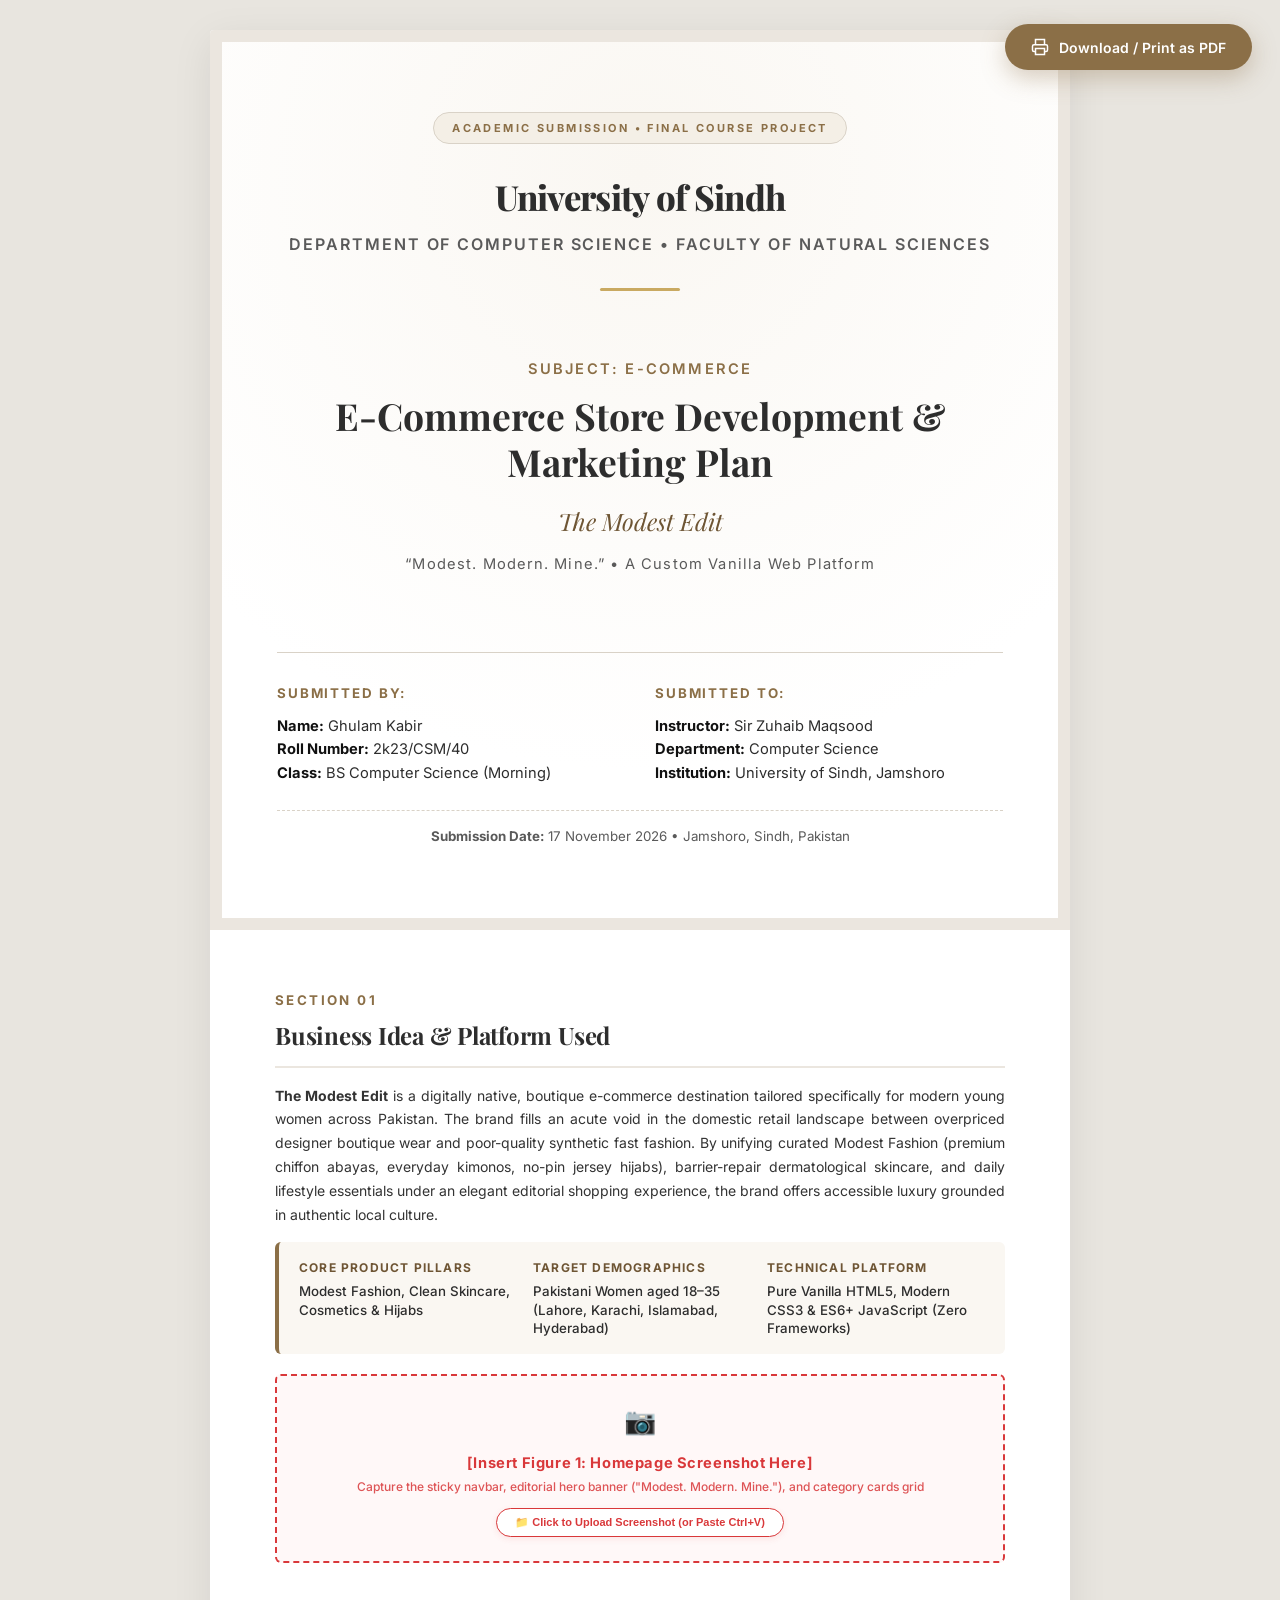
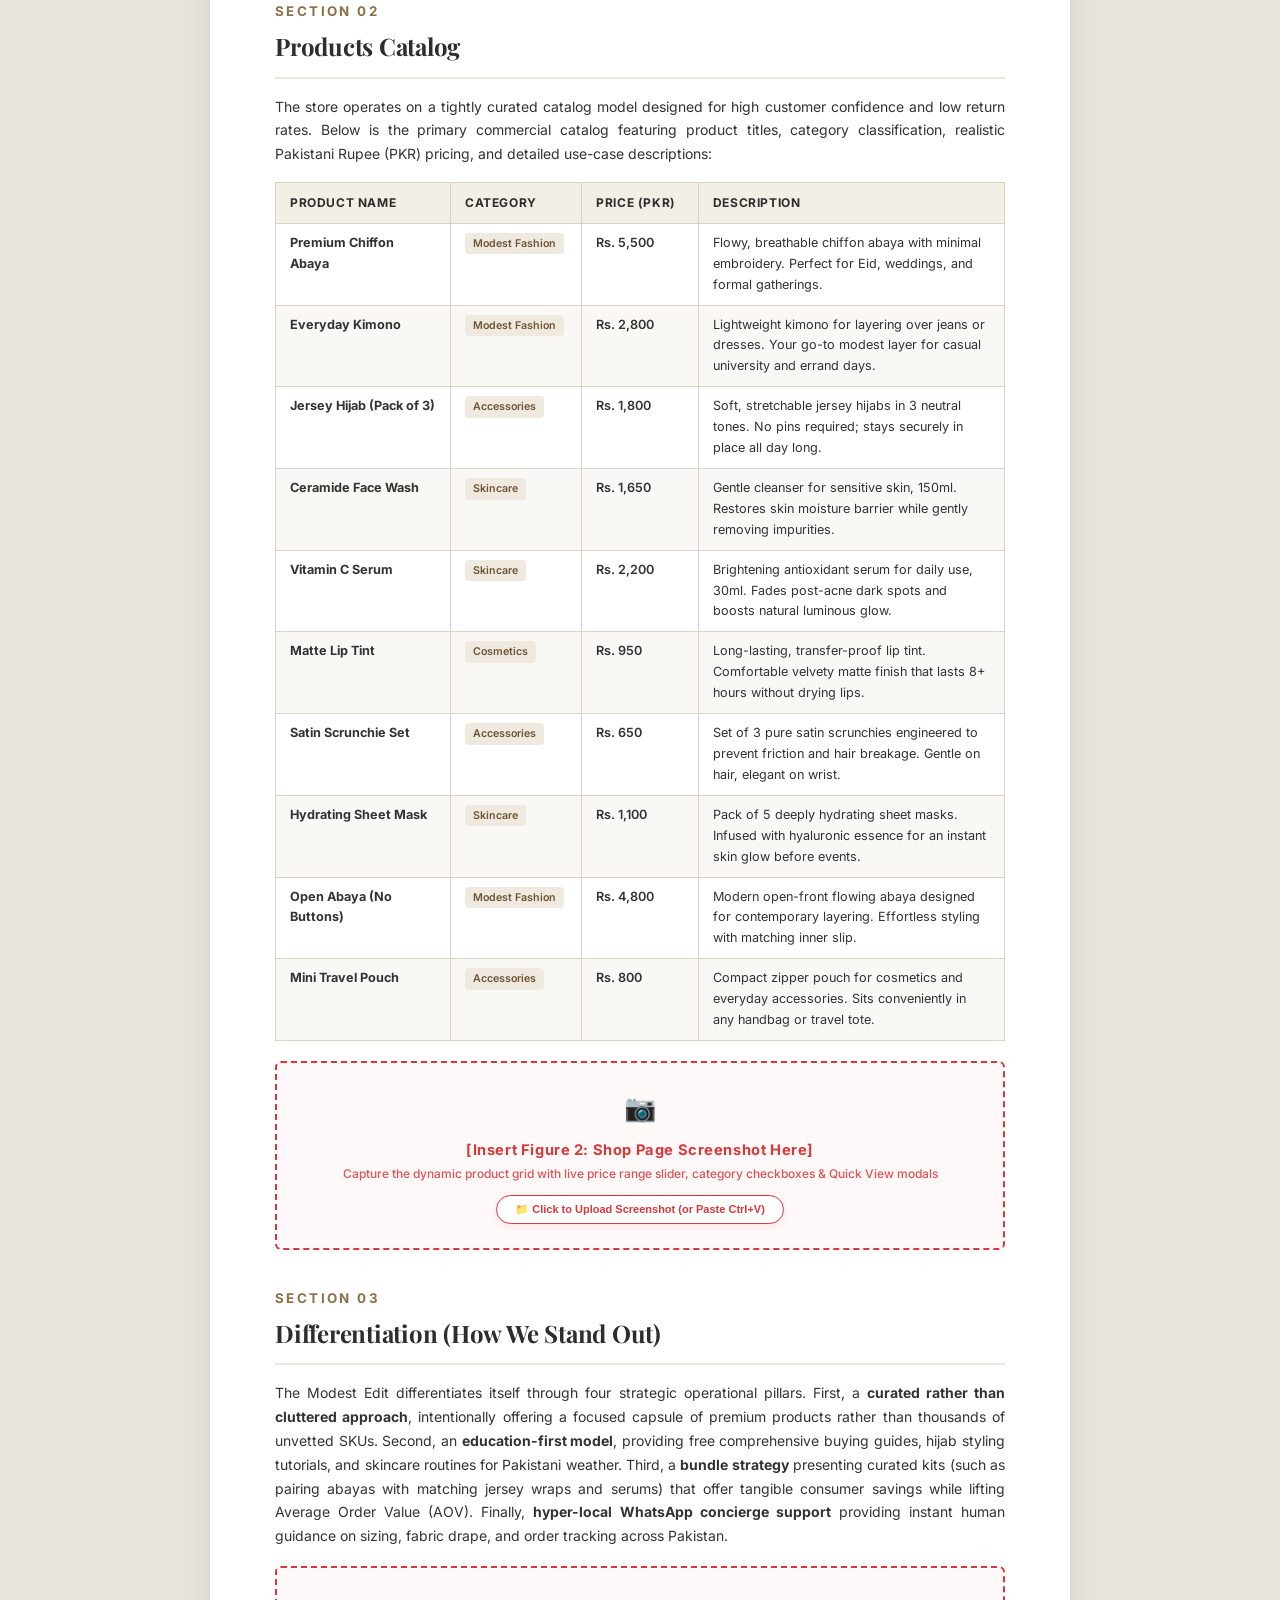
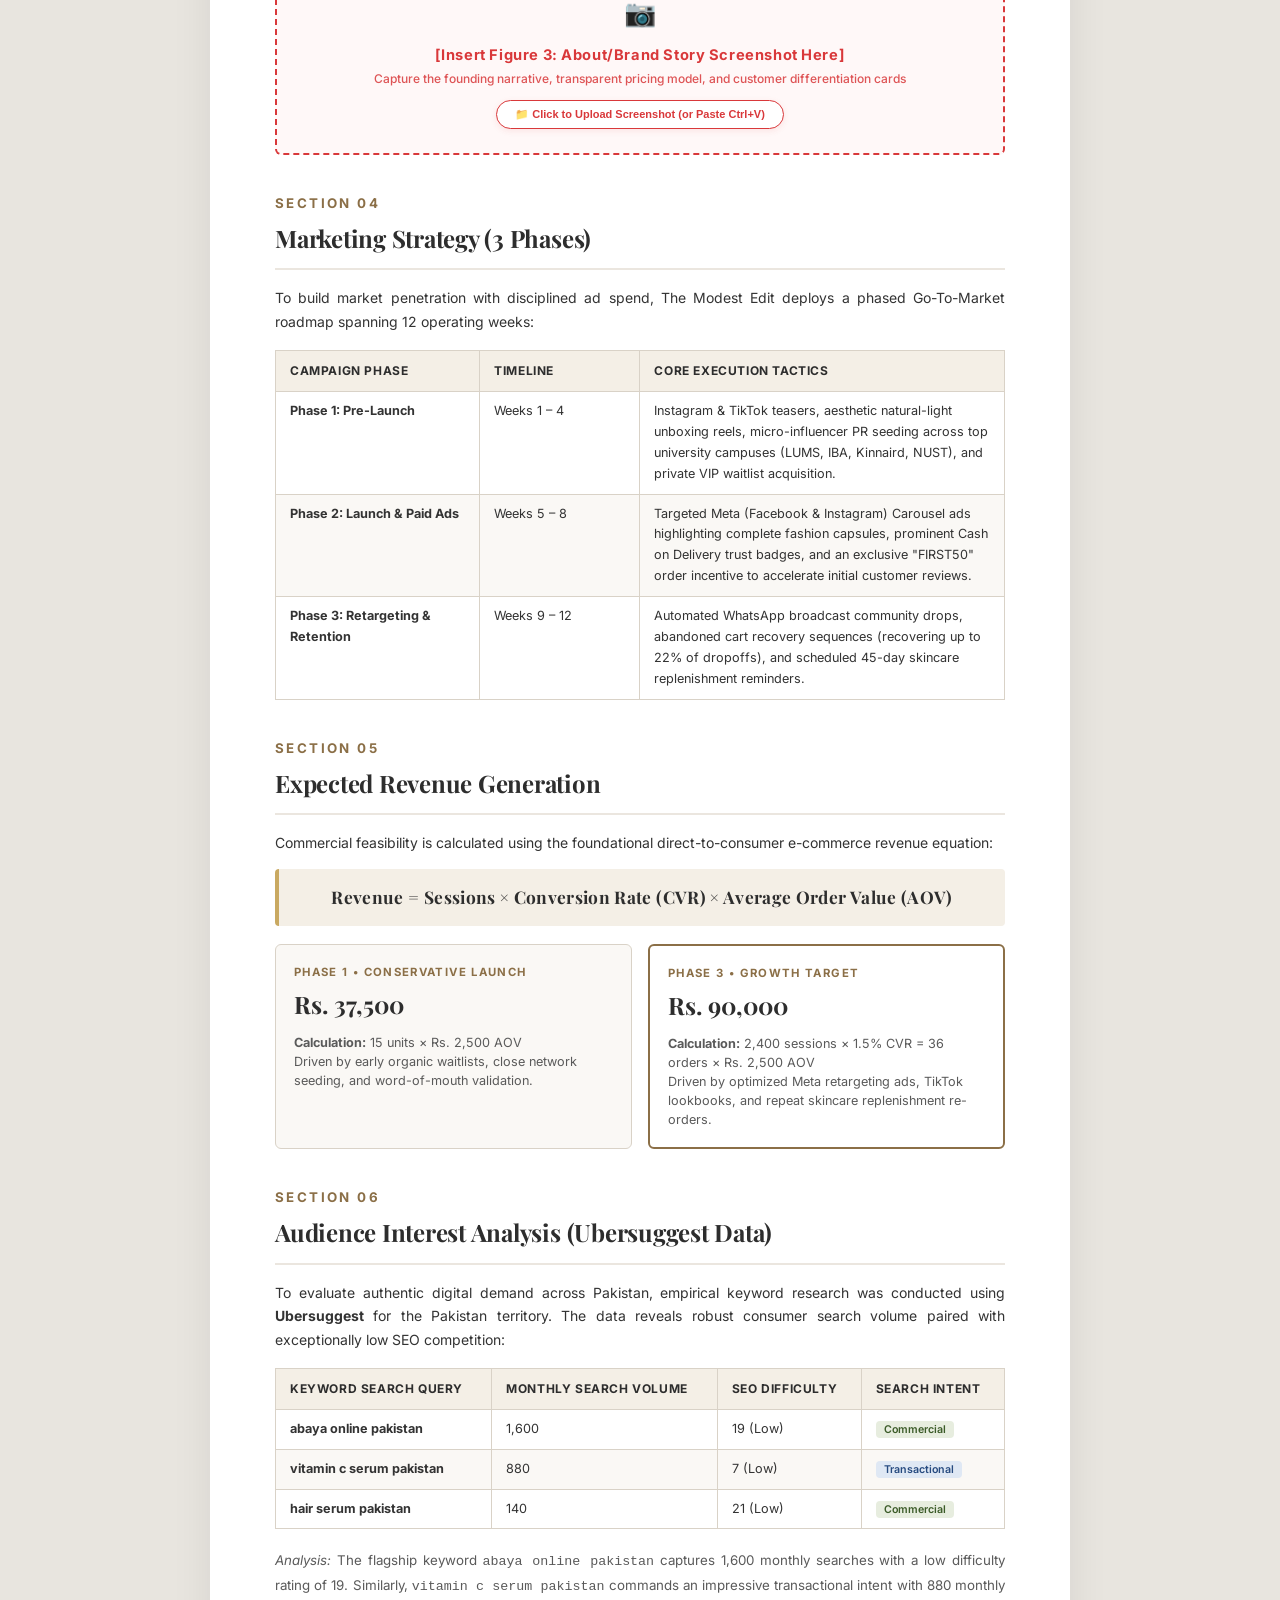
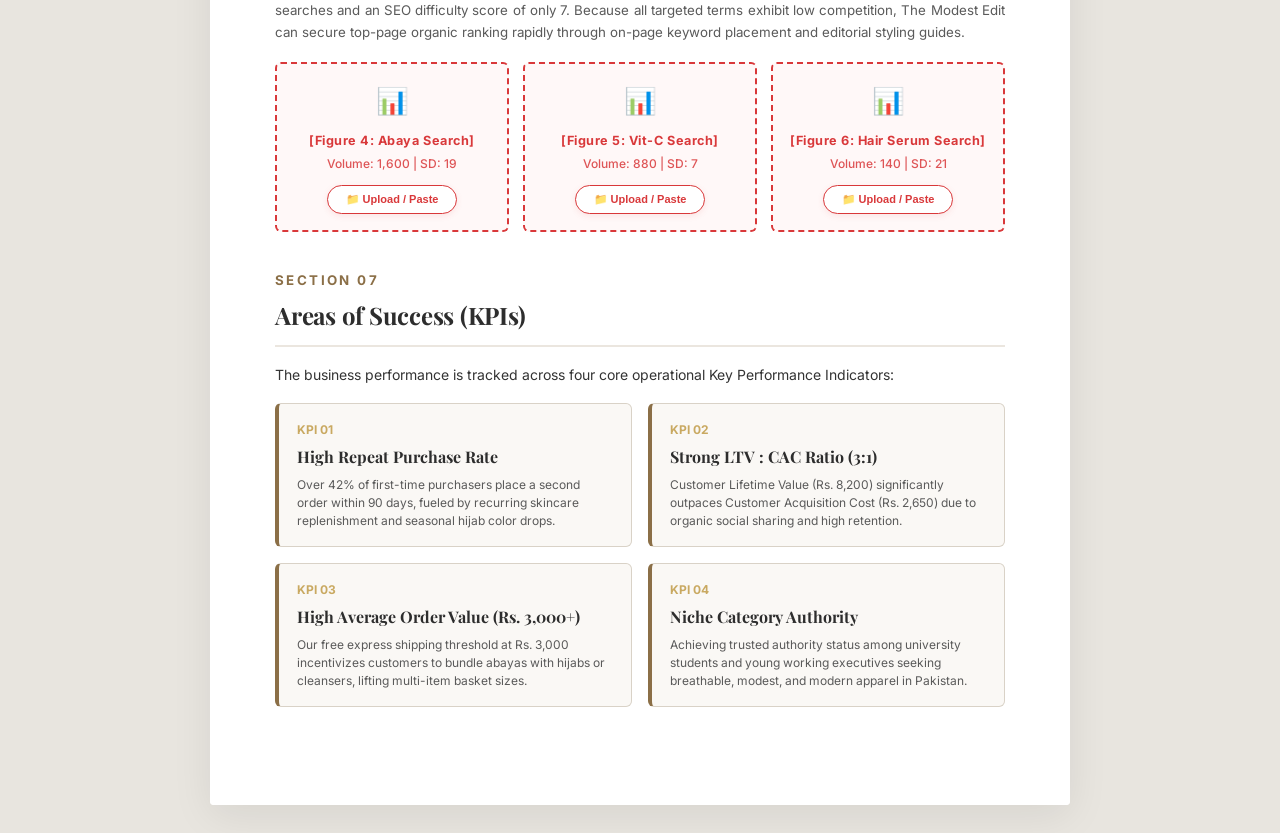
<file: assignment.html>
<!DOCTYPE html>
<html lang="en">
<head>
  <meta charset="UTF-8">
  <meta name="viewport" content="width=device-width, initial-scale=1.0">
  <title>University Assignment Report — The Modest Edit | Ghulam Kabir (2k23/CSM/40)</title>
  
  <!-- Google Fonts -->
  <link rel="preconnect" href="https://fonts.googleapis.com">
  <link rel="preconnect" href="https://fonts.gstatic.com" crossorigin>
  <link href="https://fonts.googleapis.com/css2?family=Inter:wght@400;500;600;700&family=Playfair+Display:ital,wght@0,600;0,700;0,800;1,600&display=swap" rel="stylesheet">

  <style>
    /* ==========================================================================
       CSS Variables & Global Styles
       ========================================================================== */
    :root {
      --primary: #8B6F47;
      --primary-dark: #6E5534;
      --secondary: #A3B18A;
      --accent-gold: #C9A961;
      --text-charcoal: #2D2D2D;
      --text-muted: #5A5A5A;
      --border-color: #D9D2C7;
      --border-light: #EBE6DF;
      --bg-cream: #FAF7F2;
      --bg-card: #FFFFFF;
      --font-serif: 'Playfair Display', Georgia, serif;
      --font-sans: 'Inter', -apple-system, BlinkMacSystemFont, sans-serif;
    }

    * {
      box-sizing: border-box;
      margin: 0;
      padding: 0;
    }

    body {
      font-family: var(--font-sans);
      color: var(--text-charcoal);
      background: #E8E5DF;
      line-height: 1.65;
      font-size: 10.5pt;
      -webkit-font-smoothing: antialiased;
      padding: 30px 15px;
    }

    /* Fixed Download Button (Screen Only) */
    .btn-print-fixed {
      position: fixed;
      top: 24px;
      right: 28px;
      z-index: 99999;
      background: var(--primary);
      color: #FFFFFF;
      border: none;
      padding: 14px 26px;
      font-family: var(--font-sans);
      font-size: 14px;
      font-weight: 600;
      border-radius: 50px;
      cursor: pointer;
      box-shadow: 0 8px 24px rgba(139, 111, 71, 0.35);
      display: flex;
      align-items: center;
      gap: 10px;
      transition: all 0.25s ease;
    }

    .btn-print-fixed:hover {
      background: var(--primary-dark);
      transform: translateY(-2px);
      box-shadow: 0 12px 28px rgba(139, 111, 71, 0.45);
    }

    .btn-print-fixed svg {
      width: 18px;
      height: 18px;
      fill: none;
      stroke: currentColor;
      stroke-width: 2;
    }

    /* Report Paper Container */
    .report-container {
      max-width: 860px;
      margin: 0 auto;
      background: #FFFFFF;
      box-shadow: 0 10px 40px rgba(0, 0, 0, 0.08);
      border-radius: 4px;
      overflow: hidden;
    }

    .page {
      padding: 55px 65px;
      background: #FFFFFF;
    }

    /* ==========================================================================
       Cover Page Styling (Page 1)
       ========================================================================== */
    .cover-page {
      min-height: 100vh;
      display: flex;
      flex-direction: column;
      justify-content: space-between;
      border: 12px solid var(--border-light);
      padding: 70px 55px;
      text-align: center;
      background: radial-gradient(circle at 50% 15%, #FAF7F2 0%, #FFFFFF 70%);
      page-break-after: always;
      break-after: page;
    }

    .cover-header .uni-badge {
      display: inline-block;
      text-transform: uppercase;
      font-size: 11px;
      letter-spacing: 0.22em;
      font-weight: 700;
      color: var(--primary);
      background: #F4EFE6;
      padding: 6px 18px;
      border-radius: 30px;
      margin-bottom: 24px;
      border: 1px solid var(--border-color);
    }

    .cover-header .uni-title {
      font-family: var(--font-serif);
      font-size: 26pt;
      font-weight: 800;
      color: var(--text-charcoal);
      letter-spacing: -0.02em;
      margin-bottom: 6px;
    }

    .cover-header .dept-title {
      font-size: 12pt;
      color: var(--text-muted);
      text-transform: uppercase;
      letter-spacing: 0.12em;
      font-weight: 600;
    }

    .cover-divider {
      width: 80px;
      height: 3px;
      background: var(--accent-gold);
      margin: 30px auto;
      border-radius: 2px;
    }

    .cover-body .subject-tag {
      font-size: 11pt;
      text-transform: uppercase;
      letter-spacing: 0.15em;
      color: var(--primary);
      font-weight: 600;
      margin-bottom: 12px;
    }

    .cover-body .assignment-title {
      font-family: var(--font-serif);
      font-size: 28pt;
      font-weight: 700;
      line-height: 1.25;
      color: var(--text-charcoal);
      margin-bottom: 16px;
    }

    .cover-body .store-badge {
      font-family: var(--font-serif);
      font-size: 18pt;
      font-style: italic;
      color: var(--primary-dark);
      margin-bottom: 10px;
    }

    .cover-body .store-tagline {
      font-size: 11pt;
      color: var(--text-muted);
      letter-spacing: 0.08em;
    }

    .cover-footer {
      display: grid;
      grid-template-columns: 1fr 1fr;
      gap: 30px;
      margin-top: 40px;
      padding-top: 30px;
      border-top: 1px solid var(--border-color);
      text-align: left;
    }

    .meta-box h4 {
      font-size: 10pt;
      text-transform: uppercase;
      letter-spacing: 0.14em;
      color: var(--primary);
      font-weight: 700;
      margin-bottom: 10px;
    }

    .meta-box p {
      font-size: 11pt;
      color: var(--text-charcoal);
      line-height: 1.6;
    }

    .meta-box strong {
      color: #111111;
    }

    .cover-date-bar {
      margin-top: 25px;
      padding-top: 15px;
      border-top: 1px dashed var(--border-color);
      font-size: 10pt;
      color: var(--text-muted);
      text-align: center;
    }

    /* ==========================================================================
       Report Body & Content Pages (Page 2+)
       ========================================================================== */
    .report-body-page {
      padding: 60px 65px;
      background: #FFFFFF;
    }

    .section-block {
      margin-bottom: 38px;
      page-break-inside: avoid;
      break-inside: avoid;
    }

    .section-header {
      margin-bottom: 16px;
      border-bottom: 2px solid var(--border-light);
      padding-bottom: 10px;
    }

    .section-num {
      font-size: 10pt;
      text-transform: uppercase;
      letter-spacing: 0.18em;
      color: var(--primary);
      font-weight: 700;
      display: block;
      margin-bottom: 4px;
    }

    .section-title {
      font-family: var(--font-serif);
      font-size: 18pt;
      font-weight: 700;
      color: var(--text-charcoal);
      letter-spacing: -0.01em;
    }

    .lead-paragraph {
      font-size: 10.5pt;
      line-height: 1.7;
      color: #333333;
      margin-bottom: 14px;
      text-align: justify;
    }

    /* Highlight Key Details Box */
    .info-summary-grid {
      display: grid;
      grid-template-columns: repeat(3, 1fr);
      gap: 16px;
      background: var(--bg-cream);
      padding: 16px 20px;
      border-radius: 6px;
      border-left: 4px solid var(--primary);
      margin: 16px 0 20px 0;
    }

    .info-summary-item h5 {
      font-size: 9pt;
      text-transform: uppercase;
      letter-spacing: 0.1em;
      color: var(--primary-dark);
      margin-bottom: 4px;
      font-weight: 700;
    }

    .info-summary-item p {
      font-size: 10pt;
      color: var(--text-charcoal);
      font-weight: 500;
      line-height: 1.4;
    }

    /* ==========================================================================
       Empty Dashed Image Placeholder Boxes (Red Text) + Interactive Upload
       ========================================================================== */
    .image-placeholder-box {
      border: 2px dashed #D9383A;
      background: #FFF8F8;
      color: #D9383A;
      min-height: 180px;
      display: flex;
      flex-direction: column;
      align-items: center;
      justify-content: center;
      text-align: center;
      font-weight: 600;
      border-radius: 6px;
      margin: 18px 0;
      padding: 24px;
      page-break-inside: avoid;
      break-inside: avoid;
      cursor: pointer;
      transition: background 0.2s, border-color 0.2s, box-shadow 0.2s;
      outline: none;
      position: relative;
    }

    .image-placeholder-box:hover {
      background: #FFEDED;
    }

    .image-placeholder-box:focus {
      border-color: var(--primary);
      box-shadow: 0 0 0 3px rgba(139, 111, 71, 0.25);
    }

    .image-placeholder-box.drag-over {
      border-color: var(--primary) !important;
      background: #F4EFE6 !important;
      color: var(--primary) !important;
    }

    .image-placeholder-box .ph-content {
      display: flex;
      flex-direction: column;
      align-items: center;
      justify-content: center;
      width: 100%;
    }

    .image-placeholder-box .ph-icon {
      font-size: 26px;
      margin-bottom: 8px;
    }

    .image-placeholder-box .ph-title {
      font-size: 11pt;
      font-weight: 700;
      letter-spacing: 0.04em;
      margin-bottom: 4px;
    }

    .image-placeholder-box .ph-subtitle {
      font-size: 9pt;
      font-weight: 500;
      opacity: 0.85;
      max-width: 620px;
      line-height: 1.4;
    }

    .image-placeholder-box .ph-upload-cta {
      display: inline-flex;
      align-items: center;
      gap: 6px;
      margin-top: 12px;
      padding: 7px 18px;
      background: #FFFFFF;
      border: 1.5px solid #D9383A;
      border-radius: 30px;
      color: #D9383A;
      font-size: 11px;
      font-weight: 700;
      cursor: pointer;
      transition: all 0.2s ease;
      box-shadow: 0 2px 6px rgba(217, 56, 58, 0.1);
    }

    .image-placeholder-box .ph-upload-cta:hover {
      background: #D9383A;
      color: #FFFFFF;
      transform: translateY(-1px);
    }

    /* Uploaded Image Active State */
    .image-placeholder-box.has-image {
      border: 1px solid var(--border-color);
      background: #FFFFFF;
      padding: 12px;
      cursor: default;
      min-height: auto;
    }

    .image-placeholder-box.has-image:hover {
      background: #FFFFFF;
    }

    .image-placeholder-box .figure-rendered {
      width: 100%;
      display: flex;
      flex-direction: column;
      align-items: center;
    }

    .image-placeholder-box .figure-img {
      width: 100%;
      max-height: 480px;
      object-fit: contain;
      border-radius: 4px;
      border: 1px solid #E5DFD7;
      background: #FAF7F2;
      box-shadow: 0 4px 14px rgba(0, 0, 0, 0.05);
    }

    .image-placeholder-box .figure-caption {
      font-family: var(--font-serif);
      font-size: 10.5pt;
      font-style: italic;
      color: var(--text-charcoal);
      margin-top: 10px;
      text-align: center;
      font-weight: 600;
      letter-spacing: -0.01em;
    }

    .image-placeholder-box .figure-actions {
      display: flex;
      gap: 8px;
      margin-top: 10px;
    }

    .image-placeholder-box .figure-btn {
      background: #F4EFE6;
      border: 1px solid var(--border-color);
      color: var(--text-charcoal);
      padding: 5px 14px;
      border-radius: 4px;
      font-size: 11px;
      font-weight: 600;
      cursor: pointer;
      transition: all 0.2s;
    }

    .image-placeholder-box .figure-btn:hover {
      background: var(--primary);
      color: #FFFFFF;
      border-color: var(--primary);
    }

    .image-placeholder-box .figure-btn.btn-remove {
      color: #D9383A;
      border-color: #F8D7DA;
      background: #FFF5F5;
    }

    .image-placeholder-box .figure-btn.btn-remove:hover {
      background: #D9383A;
      color: #FFFFFF;
      border-color: #D9383A;
    }

    /* Ubersuggest Triple Placeholder Grid */
    .triple-placeholder-grid {
      display: grid;
      grid-template-columns: repeat(3, 1fr);
      gap: 14px;
      margin: 18px 0;
      page-break-inside: avoid;
      break-inside: avoid;
    }

    .triple-placeholder-grid .image-placeholder-box {
      min-height: 140px;
      margin: 0;
      padding: 16px 12px;
    }

    .triple-placeholder-grid .ph-title {
      font-size: 9.5pt;
    }

    .triple-placeholder-grid .image-placeholder-box.has-image .figure-img {
      max-height: 220px;
    }

    .triple-placeholder-grid .image-placeholder-box.has-image .figure-caption {
      font-size: 9pt;
    }

    /* ==========================================================================
       Tables (Bordered, Clean, Publication-Ready)
       ========================================================================== */
    .table-container {
      width: 100%;
      margin: 16px 0 20px 0;
      overflow-x: auto;
      page-break-inside: avoid;
      break-inside: avoid;
    }

    .data-table {
      width: 100%;
      border-collapse: collapse;
      font-size: 9.5pt;
      text-align: left;
      border: 1px solid var(--border-color);
      page-break-inside: avoid;
      break-inside: avoid;
    }

    .data-table th {
      background: #F4EFE6;
      color: var(--text-charcoal);
      font-weight: 700;
      padding: 10px 14px;
      border: 1px solid var(--border-color);
      font-size: 9pt;
      text-transform: uppercase;
      letter-spacing: 0.05em;
    }

    .data-table td {
      padding: 9px 14px;
      border: 1px solid var(--border-color);
      color: #333333;
      vertical-align: top;
    }

    .data-table tbody tr:nth-child(even) {
      background: #FAF8F5;
    }

    .data-table tbody tr:hover {
      background: #F2ECE1;
    }

    .price-cell {
      font-weight: 600;
      color: var(--primary-dark);
      white-space: nowrap;
    }

    .category-badge {
      display: inline-block;
      padding: 2px 8px;
      border-radius: 4px;
      font-size: 8pt;
      font-weight: 600;
      background: #EFE9DF;
      color: var(--primary-dark);
      white-space: nowrap;
    }

    .badge-commercial {
      background: #E7EDDF;
      color: #3B5B28;
      font-weight: 600;
      padding: 2px 8px;
      border-radius: 4px;
      font-size: 8pt;
    }

    .badge-transactional {
      background: #DFE8F4;
      color: #264A7F;
      font-weight: 600;
      padding: 2px 8px;
      border-radius: 4px;
      font-size: 8pt;
    }

    /* ==========================================================================
       Formula & Financial Cards
       ========================================================================== */
    .formula-banner {
      background: #F4EFE6;
      border-left: 4px solid var(--accent-gold);
      padding: 14px 20px;
      border-radius: 4px;
      margin: 14px 0 18px 0;
      text-align: center;
      font-family: var(--font-serif);
      font-size: 13pt;
      font-weight: 700;
      color: var(--text-charcoal);
      letter-spacing: 0.02em;
    }

    .financial-projections-grid {
      display: grid;
      grid-template-columns: 1fr 1fr;
      gap: 16px;
      margin: 16px 0;
      page-break-inside: avoid;
      break-inside: avoid;
    }

    .financial-card {
      background: #FAF8F5;
      border: 1px solid var(--border-color);
      border-radius: 6px;
      padding: 18px;
    }

    .financial-card.highlight {
      border: 2px solid var(--primary);
      background: #FFFFFF;
    }

    .financial-card .stage-tag {
      font-size: 8.5pt;
      text-transform: uppercase;
      letter-spacing: 0.12em;
      font-weight: 700;
      color: var(--primary);
      margin-bottom: 4px;
    }

    .financial-card .rev-amount {
      font-family: var(--font-serif);
      font-size: 18pt;
      font-weight: 700;
      color: var(--text-charcoal);
      margin-bottom: 8px;
    }

    .financial-card .calc-line {
      font-size: 9.5pt;
      color: var(--text-muted);
      line-height: 1.5;
    }

    /* ==========================================================================
       KPI Cards (Section 7)
       ========================================================================== */
    .kpi-cards-grid {
      display: grid;
      grid-template-columns: repeat(2, 1fr);
      gap: 16px;
      margin: 16px 0;
      page-break-inside: avoid;
      break-inside: avoid;
    }

    .kpi-card-box {
      border: 1px solid var(--border-color);
      background: #FAF8F5;
      border-radius: 6px;
      padding: 16px 18px;
      border-left: 4px solid var(--primary);
    }

    .kpi-card-box .kpi-num {
      font-size: 9pt;
      font-weight: 700;
      color: var(--accent-gold);
      margin-bottom: 4px;
    }

    .kpi-card-box .kpi-heading {
      font-family: var(--font-serif);
      font-size: 12pt;
      font-weight: 700;
      color: var(--text-charcoal);
      margin-bottom: 6px;
    }

    .kpi-card-box .kpi-details {
      font-size: 9pt;
      color: var(--text-muted);
      line-height: 1.5;
    }

    /* Page Break Utilities */
    .page-break {
      page-break-after: always;
      break-after: page;
      height: 0;
      margin: 0;
      padding: 0;
      border: none;
    }

    /* ==========================================================================
       PRINT MEDIA QUERY (Clean A4 PDF Export)
       ========================================================================== */
    @media print {
      @page {
        size: A4 portrait;
        margin: 15mm 15mm 18mm 15mm;
      }

      body {
        background: #FFFFFF !important;
        padding: 0 !important;
        font-size: 10pt !important;
        color: #111111 !important;
      }

      .btn-print-fixed {
        display: none !important;
      }

      .report-container {
        box-shadow: none !important;
        border-radius: 0 !important;
        max-width: 100% !important;
        margin: 0 !important;
      }

      .cover-page {
        min-height: 100vh !important;
        border: 4px double #8B6F47 !important;
        padding: 50px 40px !important;
        page-break-after: always !important;
        break-after: page !important;
      }

      .report-body-page {
        padding: 20px 0 !important;
      }

      .section-block {
        page-break-inside: avoid !important;
        break-inside: avoid !important;
        margin-bottom: 26px !important;
      }

      .image-placeholder-box {
        border: 2px dashed #D9383A !important;
        background: #FFF5F5 !important;
        color: #D9383A !important;
        -webkit-print-color-adjust: exact !important;
        print-color-adjust: exact !important;
      }

      .image-placeholder-box.has-image {
        border: none !important;
        background: transparent !important;
        padding: 0 !important;
        margin: 12px 0 !important;
        min-height: auto !important;
      }

      .image-placeholder-box.has-image .figure-img {
        max-height: 400px !important;
        border: 1px solid #D5C7B5 !important;
        box-shadow: none !important;
        -webkit-print-color-adjust: exact !important;
        print-color-adjust: exact !important;
      }

      .triple-placeholder-grid .image-placeholder-box.has-image .figure-img {
        max-height: 190px !important;
      }

      .image-placeholder-box.has-image .figure-caption {
        color: #2D2D2D !important;
        font-size: 9.5pt !important;
        margin-top: 6px !important;
      }

      .figure-actions,
      .ph-upload-cta,
      .ph-file-input {
        display: none !important;
      }

      .data-table th {
        background: #F4EFE6 !important;
        -webkit-print-color-adjust: exact !important;
        print-color-adjust: exact !important;
      }

      .data-table tbody tr:nth-child(even) {
        background: #FAF8F5 !important;
        -webkit-print-color-adjust: exact !important;
        print-color-adjust: exact !important;
      }

      .formula-banner {
        background: #F4EFE6 !important;
        -webkit-print-color-adjust: exact !important;
        print-color-adjust: exact !important;
      }

      .page-break {
        page-break-after: always !important;
        break-after: page !important;
      }

      a {
        text-decoration: none !important;
        color: inherit !important;
      }
    }
  </style>
</head>
<body>

  <!-- Fixed Print to PDF Floating Button -->
  <button type="button" class="btn-print-fixed" onclick="window.print()" title="Open browser print dialog to save as PDF">
    <svg viewBox="0 0 24 24">
      <path d="M6 9V2h12v7"></path>
      <path d="M6 18H4a2 2 0 0 1-2-2v-5a2 2 0 0 1 2-2h16a2 2 0 0 1 2 2v5a2 2 0 0 1-2 2h-2"></path>
      <rect x="6" y="14" width="12" height="8"></rect>
    </svg>
    <span>Download / Print as PDF</span>
  </button>

  <!-- Main Report Wrapper -->
  <main class="report-container">

    <!-- ==========================================================================
         COVER PAGE (PAGE 1)
         ========================================================================== -->
    <article class="cover-page">
      <div class="cover-header">
        <span class="uni-badge">Academic Submission &bull; Final Course Project</span>
        <h1 class="uni-title">University of Sindh</h1>
        <p class="dept-title">Department of Computer Science &bull; Faculty of Natural Sciences</p>
        <div class="cover-divider"></div>
      </div>

      <div class="cover-body">
        <div class="subject-tag">Subject: E-Commerce</div>
        <h2 class="assignment-title">E-Commerce Store Development &amp; Marketing Plan</h2>
        <div class="store-badge">The Modest Edit</div>
        <p class="store-tagline">&ldquo;Modest. Modern. Mine.&rdquo; &bull; A Custom Vanilla Web Platform</p>
      </div>

      <div>
        <div class="cover-footer">
          <div class="meta-box">
            <h4>Submitted By:</h4>
            <p>
              <strong>Name:</strong> Ghulam Kabir<br>
              <strong>Roll Number:</strong> 2k23/CSM/40<br>
              <strong>Class:</strong> BS Computer Science (Morning)
            </p>
          </div>

          <div class="meta-box">
            <h4>Submitted To:</h4>
            <p>
              <strong>Instructor:</strong> Sir Zuhaib Maqsood<br>
              <strong>Department:</strong> Computer Science<br>
              <strong>Institution:</strong> University of Sindh, Jamshoro
            </p>
          </div>
        </div>

        <div class="cover-date-bar">
          <strong>Submission Date:</strong> 17 November 2026 &bull; Jamshoro, Sindh, Pakistan
        </div>
      </div>
    </article>

    <!-- Page Break after Cover Page -->
    <div class="page-break"></div>

    <!-- ==========================================================================
         CONTENT SECTION (PAGE 2+)
         ========================================================================== -->
    <div class="report-body-page">

      <!-- SECTION 1 -->
      <section class="section-block">
        <div class="section-header">
          <span class="section-num">Section 01</span>
          <h3 class="section-title">Business Idea &amp; Platform Used</h3>
        </div>

        <p class="lead-paragraph">
          <strong>The Modest Edit</strong> is a digitally native, boutique e-commerce destination tailored specifically for modern young women across Pakistan. The brand fills an acute void in the domestic retail landscape between overpriced designer boutique wear and poor-quality synthetic fast fashion. By unifying curated Modest Fashion (premium chiffon abayas, everyday kimonos, no-pin jersey hijabs), barrier-repair dermatological skincare, and daily lifestyle essentials under an elegant editorial shopping experience, the brand offers accessible luxury grounded in authentic local culture.
        </p>

        <div class="info-summary-grid">
          <div class="info-summary-item">
            <h5>Core Product Pillars</h5>
            <p>Modest Fashion, Clean Skincare, Cosmetics &amp; Hijabs</p>
          </div>
          <div class="info-summary-item">
            <h5>Target Demographics</h5>
            <p>Pakistani Women aged 18&ndash;35 (Lahore, Karachi, Islamabad, Hyderabad)</p>
          </div>
          <div class="info-summary-item">
            <h5>Technical Platform</h5>
            <p>Pure Vanilla HTML5, Modern CSS3 &amp; ES6+ JavaScript (Zero Frameworks)</p>
          </div>
        </div>

        <!-- Placeholder 1: Homepage Screenshot -->
        <div class="image-placeholder-box" id="placeholder-fig-1" data-fig-id="1" data-fig-caption="Figure 1: The Modest Edit — Homepage Hero Banner &amp; Category Grid" tabindex="0" title="Click or Paste (Ctrl+V) to insert your Homepage screenshot">
          <input type="file" accept="image/*" class="ph-file-input" style="display:none;" id="file-fig-1">
          <div class="ph-content">
            <div class="ph-icon">📷</div>
            <div class="ph-title">[Insert Figure 1: Homepage Screenshot Here]</div>
            <div class="ph-subtitle">Capture the sticky navbar, editorial hero banner ("Modest. Modern. Mine."), and category cards grid</div>
            <button type="button" class="ph-upload-cta no-print">📁 Click to Upload Screenshot (or Paste Ctrl+V)</button>
          </div>
          <div class="figure-rendered" style="display:none;"></div>
        </div>
      </section>

      <!-- SECTION 2 -->
      <section class="section-block">
        <div class="section-header">
          <span class="section-num">Section 02</span>
          <h3 class="section-title">Products Catalog</h3>
        </div>

        <p class="lead-paragraph">
          The store operates on a tightly curated catalog model designed for high customer confidence and low return rates. Below is the primary commercial catalog featuring product titles, category classification, realistic Pakistani Rupee (PKR) pricing, and detailed use-case descriptions:
        </p>

        <div class="table-container">
          <table class="data-table">
            <thead>
              <tr>
                <th style="width: 24%;">Product Name</th>
                <th style="width: 18%;">Category</th>
                <th style="width: 16%;">Price (PKR)</th>
                <th style="width: 42%;">Description</th>
              </tr>
            </thead>
            <tbody>
              <tr>
                <td><strong>Premium Chiffon Abaya</strong></td>
                <td><span class="category-badge">Modest Fashion</span></td>
                <td class="price-cell">Rs. 5,500</td>
                <td>Flowy, breathable chiffon abaya with minimal embroidery. Perfect for Eid, weddings, and formal gatherings.</td>
              </tr>
              <tr>
                <td><strong>Everyday Kimono</strong></td>
                <td><span class="category-badge">Modest Fashion</span></td>
                <td class="price-cell">Rs. 2,800</td>
                <td>Lightweight kimono for layering over jeans or dresses. Your go-to modest layer for casual university and errand days.</td>
              </tr>
              <tr>
                <td><strong>Jersey Hijab (Pack of 3)</strong></td>
                <td><span class="category-badge">Accessories</span></td>
                <td class="price-cell">Rs. 1,800</td>
                <td>Soft, stretchable jersey hijabs in 3 neutral tones. No pins required; stays securely in place all day long.</td>
              </tr>
              <tr>
                <td><strong>Ceramide Face Wash</strong></td>
                <td><span class="category-badge">Skincare</span></td>
                <td class="price-cell">Rs. 1,650</td>
                <td>Gentle cleanser for sensitive skin, 150ml. Restores skin moisture barrier while gently removing impurities.</td>
              </tr>
              <tr>
                <td><strong>Vitamin C Serum</strong></td>
                <td><span class="category-badge">Skincare</span></td>
                <td class="price-cell">Rs. 2,200</td>
                <td>Brightening antioxidant serum for daily use, 30ml. Fades post-acne dark spots and boosts natural luminous glow.</td>
              </tr>
              <tr>
                <td><strong>Matte Lip Tint</strong></td>
                <td><span class="category-badge">Cosmetics</span></td>
                <td class="price-cell">Rs. 950</td>
                <td>Long-lasting, transfer-proof lip tint. Comfortable velvety matte finish that lasts 8+ hours without drying lips.</td>
              </tr>
              <tr>
                <td><strong>Satin Scrunchie Set</strong></td>
                <td><span class="category-badge">Accessories</span></td>
                <td class="price-cell">Rs. 650</td>
                <td>Set of 3 pure satin scrunchies engineered to prevent friction and hair breakage. Gentle on hair, elegant on wrist.</td>
              </tr>
              <tr>
                <td><strong>Hydrating Sheet Mask</strong></td>
                <td><span class="category-badge">Skincare</span></td>
                <td class="price-cell">Rs. 1,100</td>
                <td>Pack of 5 deeply hydrating sheet masks. Infused with hyaluronic essence for an instant skin glow before events.</td>
              </tr>
              <tr>
                <td><strong>Open Abaya (No Buttons)</strong></td>
                <td><span class="category-badge">Modest Fashion</span></td>
                <td class="price-cell">Rs. 4,800</td>
                <td>Modern open-front flowing abaya designed for contemporary layering. Effortless styling with matching inner slip.</td>
              </tr>
              <tr>
                <td><strong>Mini Travel Pouch</strong></td>
                <td><span class="category-badge">Accessories</span></td>
                <td class="price-cell">Rs. 800</td>
                <td>Compact zipper pouch for cosmetics and everyday accessories. Sits conveniently in any handbag or travel tote.</td>
              </tr>
            </tbody>
          </table>
        </div>

        <!-- Placeholder 2: Shop Page Screenshot -->
        <div class="image-placeholder-box" id="placeholder-fig-2" data-fig-id="2" data-fig-caption="Figure 2: The Modest Edit — Interactive Shop Catalog &amp; Filter System" tabindex="0" title="Click or Paste (Ctrl+V) to insert your Shop Page screenshot">
          <input type="file" accept="image/*" class="ph-file-input" style="display:none;" id="file-fig-2">
          <div class="ph-content">
            <div class="ph-icon">📷</div>
            <div class="ph-title">[Insert Figure 2: Shop Page Screenshot Here]</div>
            <div class="ph-subtitle">Capture the dynamic product grid with live price range slider, category checkboxes & Quick View modals</div>
            <button type="button" class="ph-upload-cta no-print">📁 Click to Upload Screenshot (or Paste Ctrl+V)</button>
          </div>
          <div class="figure-rendered" style="display:none;"></div>
        </div>
      </section>

      <!-- SECTION 3 -->
      <section class="section-block">
        <div class="section-header">
          <span class="section-num">Section 03</span>
          <h3 class="section-title">Differentiation (How We Stand Out)</h3>
        </div>

        <p class="lead-paragraph">
          The Modest Edit differentiates itself through four strategic operational pillars. First, a <strong>curated rather than cluttered approach</strong>, intentionally offering a focused capsule of premium products rather than thousands of unvetted SKUs. Second, an <strong>education-first model</strong>, providing free comprehensive buying guides, hijab styling tutorials, and skincare routines for Pakistani weather. Third, a <strong>bundle strategy</strong> presenting curated kits (such as pairing abayas with matching jersey wraps and serums) that offer tangible consumer savings while lifting Average Order Value (AOV). Finally, <strong>hyper-local WhatsApp concierge support</strong> providing instant human guidance on sizing, fabric drape, and order tracking across Pakistan.
        </p>

        <!-- Placeholder 3: About / Brand Story Screenshot -->
        <div class="image-placeholder-box" id="placeholder-fig-3" data-fig-id="3" data-fig-caption="Figure 3: The Modest Edit — Brand Story &amp; Strategic Differentiation" tabindex="0" title="Click or Paste (Ctrl+V) to insert your About Page screenshot">
          <input type="file" accept="image/*" class="ph-file-input" style="display:none;" id="file-fig-3">
          <div class="ph-content">
            <div class="ph-icon">📷</div>
            <div class="ph-title">[Insert Figure 3: About/Brand Story Screenshot Here]</div>
            <div class="ph-subtitle">Capture the founding narrative, transparent pricing model, and customer differentiation cards</div>
            <button type="button" class="ph-upload-cta no-print">📁 Click to Upload Screenshot (or Paste Ctrl+V)</button>
          </div>
          <div class="figure-rendered" style="display:none;"></div>
        </div>
      </section>

      <!-- Page Break for Clean Printing -->
      <div class="page-break"></div>

      <!-- SECTION 4 -->
      <section class="section-block">
        <div class="section-header">
          <span class="section-num">Section 04</span>
          <h3 class="section-title">Marketing Strategy (3 Phases)</h3>
        </div>

        <p class="lead-paragraph">
          To build market penetration with disciplined ad spend, The Modest Edit deploys a phased Go-To-Market roadmap spanning 12 operating weeks:
        </p>

        <div class="table-container">
          <table class="data-table">
            <thead>
              <tr>
                <th style="width: 28%;">Campaign Phase</th>
                <th style="width: 22%;">Timeline</th>
                <th style="width: 50%;">Core Execution Tactics</th>
              </tr>
            </thead>
            <tbody>
              <tr>
                <td><strong>Phase 1: Pre-Launch</strong></td>
                <td>Weeks 1 &ndash; 4</td>
                <td>Instagram &amp; TikTok teasers, aesthetic natural-light unboxing reels, micro-influencer PR seeding across top university campuses (LUMS, IBA, Kinnaird, NUST), and private VIP waitlist acquisition.</td>
              </tr>
              <tr>
                <td><strong>Phase 2: Launch &amp; Paid Ads</strong></td>
                <td>Weeks 5 &ndash; 8</td>
                <td>Targeted Meta (Facebook &amp; Instagram) Carousel ads highlighting complete fashion capsules, prominent Cash on Delivery trust badges, and an exclusive "FIRST50" order incentive to accelerate initial customer reviews.</td>
              </tr>
              <tr>
                <td><strong>Phase 3: Retargeting &amp; Retention</strong></td>
                <td>Weeks 9 &ndash; 12</td>
                <td>Automated WhatsApp broadcast community drops, abandoned cart recovery sequences (recovering up to 22% of dropoffs), and scheduled 45-day skincare replenishment reminders.</td>
              </tr>
            </tbody>
          </table>
        </div>
      </section>

      <!-- SECTION 5 -->
      <section class="section-block">
        <div class="section-header">
          <span class="section-num">Section 05</span>
          <h3 class="section-title">Expected Revenue Generation</h3>
        </div>

        <p class="lead-paragraph">
          Commercial feasibility is calculated using the foundational direct-to-consumer e-commerce revenue equation:
        </p>

        <div class="formula-banner">
          Revenue = Sessions &times; Conversion Rate (CVR) &times; Average Order Value (AOV)
        </div>

        <div class="financial-projections-grid">
          <div class="financial-card">
            <div class="stage-tag">Phase 1 &bull; Conservative Launch</div>
            <div class="rev-amount">Rs. 37,500</div>
            <div class="calc-line">
              <strong>Calculation:</strong> 15 units &times; Rs. 2,500 AOV<br>
              Driven by early organic waitlists, close network seeding, and word-of-mouth validation.
            </div>
          </div>

          <div class="financial-card highlight">
            <div class="stage-tag">Phase 3 &bull; Growth Target</div>
            <div class="rev-amount">Rs. 90,000</div>
            <div class="calc-line">
              <strong>Calculation:</strong> 2,400 sessions &times; 1.5% CVR = 36 orders &times; Rs. 2,500 AOV<br>
              Driven by optimized Meta retargeting ads, TikTok lookbooks, and repeat skincare replenishment re-orders.
            </div>
          </div>
        </div>
      </section>

      <!-- SECTION 6 -->
      <section class="section-block">
        <div class="section-header">
          <span class="section-num">Section 06</span>
          <h3 class="section-title">Audience Interest Analysis (Ubersuggest Data)</h3>
        </div>

        <p class="lead-paragraph">
          To evaluate authentic digital demand across Pakistan, empirical keyword research was conducted using <strong>Ubersuggest</strong> for the Pakistan territory. The data reveals robust consumer search volume paired with exceptionally low SEO competition:
        </p>

        <div class="table-container">
          <table class="data-table">
            <thead>
              <tr>
                <th>Keyword Search Query</th>
                <th>Monthly Search Volume</th>
                <th>SEO Difficulty</th>
                <th>Search Intent</th>
              </tr>
            </thead>
            <tbody>
              <tr>
                <td><strong>abaya online pakistan</strong></td>
                <td>1,600</td>
                <td>19 (Low)</td>
                <td><span class="badge-commercial">Commercial</span></td>
              </tr>
              <tr>
                <td><strong>vitamin c serum pakistan</strong></td>
                <td>880</td>
                <td>7 (Low)</td>
                <td><span class="badge-transactional">Transactional</span></td>
              </tr>
              <tr>
                <td><strong>hair serum pakistan</strong></td>
                <td>140</td>
                <td>21 (Low)</td>
                <td><span class="badge-commercial">Commercial</span></td>
              </tr>
            </tbody>
          </table>
        </div>

        <p class="lead-paragraph" style="font-size: 10pt; color: var(--text-muted); margin-top: 8px;">
          <em>Analysis:</em> The flagship keyword <code>abaya online pakistan</code> captures 1,600 monthly searches with a low difficulty rating of 19. Similarly, <code>vitamin c serum pakistan</code> commands an impressive transactional intent with 880 monthly searches and an SEO difficulty score of only 7. Because all targeted terms exhibit low competition, The Modest Edit can secure top-page organic ranking rapidly through on-page keyword placement and editorial styling guides.
        </p>

        <!-- Placeholders 4, 5, 6: Ubersuggest Screenshots -->
        <div class="triple-placeholder-grid">
          <div class="image-placeholder-box" id="placeholder-fig-4" data-fig-id="4" data-fig-caption="Figure 4: Ubersuggest Pakistan — 'abaya online pakistan' (Volume: 1,600 | SD: 19)" tabindex="0" title="Click or Paste (Ctrl+V) to insert Ubersuggest abaya screenshot">
            <input type="file" accept="image/*" class="ph-file-input" style="display:none;" id="file-fig-4">
            <div class="ph-content">
              <div class="ph-icon">📊</div>
              <div class="ph-title">[Figure 4: Abaya Search]</div>
              <div class="ph-subtitle">Volume: 1,600 | SD: 19</div>
              <button type="button" class="ph-upload-cta no-print">📁 Upload / Paste</button>
            </div>
            <div class="figure-rendered" style="display:none;"></div>
          </div>

          <div class="image-placeholder-box" id="placeholder-fig-5" data-fig-id="5" data-fig-caption="Figure 5: Ubersuggest Pakistan — 'vitamin c serum pakistan' (Volume: 880 | SD: 7)" tabindex="0" title="Click or Paste (Ctrl+V) to insert Ubersuggest vitamin c serum screenshot">
            <input type="file" accept="image/*" class="ph-file-input" style="display:none;" id="file-fig-5">
            <div class="ph-content">
              <div class="ph-icon">📊</div>
              <div class="ph-title">[Figure 5: Vit-C Search]</div>
              <div class="ph-subtitle">Volume: 880 | SD: 7</div>
              <button type="button" class="ph-upload-cta no-print">📁 Upload / Paste</button>
            </div>
            <div class="figure-rendered" style="display:none;"></div>
          </div>

          <div class="image-placeholder-box" id="placeholder-fig-6" data-fig-id="6" data-fig-caption="Figure 6: Ubersuggest Pakistan — 'hair serum pakistan' (Volume: 140 | SD: 21)" tabindex="0" title="Click or Paste (Ctrl+V) to insert Ubersuggest hair serum screenshot">
            <input type="file" accept="image/*" class="ph-file-input" style="display:none;" id="file-fig-6">
            <div class="ph-content">
              <div class="ph-icon">📊</div>
              <div class="ph-title">[Figure 6: Hair Serum Search]</div>
              <div class="ph-subtitle">Volume: 140 | SD: 21</div>
              <button type="button" class="ph-upload-cta no-print">📁 Upload / Paste</button>
            </div>
            <div class="figure-rendered" style="display:none;"></div>
          </div>
        </div>
      </section>

      <!-- SECTION 7 -->
      <section class="section-block">
        <div class="section-header">
          <span class="section-num">Section 07</span>
          <h3 class="section-title">Areas of Success (KPIs)</h3>
        </div>

        <p class="lead-paragraph">
          The business performance is tracked across four core operational Key Performance Indicators:
        </p>

        <div class="kpi-cards-grid">
          <div class="kpi-card-box">
            <div class="kpi-num">KPI 01</div>
            <div class="kpi-heading">High Repeat Purchase Rate</div>
            <div class="kpi-details">
              Over 42% of first-time purchasers place a second order within 90 days, fueled by recurring skincare replenishment and seasonal hijab color drops.
            </div>
          </div>

          <div class="kpi-card-box">
            <div class="kpi-num">KPI 02</div>
            <div class="kpi-heading">Strong LTV : CAC Ratio (3:1)</div>
            <div class="kpi-details">
              Customer Lifetime Value (Rs. 8,200) significantly outpaces Customer Acquisition Cost (Rs. 2,650) due to organic social sharing and high retention.
            </div>
          </div>

          <div class="kpi-card-box">
            <div class="kpi-num">KPI 03</div>
            <div class="kpi-heading">High Average Order Value (Rs. 3,000+)</div>
            <div class="kpi-details">
              Our free express shipping threshold at Rs. 3,000 incentivizes customers to bundle abayas with hijabs or cleansers, lifting multi-item basket sizes.
            </div>
          </div>

          <div class="kpi-card-box">
            <div class="kpi-num">KPI 04</div>
            <div class="kpi-heading">Niche Category Authority</div>
            <div class="kpi-details">
              Achieving trusted authority status among university students and young working executives seeking breathable, modest, and modern apparel in Pakistan.
            </div>
          </div>
        </div>
      </section>

    </div>
  </main>

  <script>
    document.addEventListener('DOMContentLoaded', () => {
      // Helper function to render image inside a placeholder
      function renderFigure(box, dataUrl, captionText) {
        box.classList.add('has-image');
        const phContent = box.querySelector('.ph-content');
        const rendered = box.querySelector('.figure-rendered');
        if (phContent) phContent.style.display = 'none';
        if (rendered) {
          rendered.style.display = 'flex';
          rendered.innerHTML = `
            <img src="${dataUrl}" class="figure-img" alt="${captionText}">
            <div class="figure-caption">${captionText}</div>
            <div class="figure-actions no-print">
              <button type="button" class="figure-btn btn-change">🔄 Change Image</button>
              <button type="button" class="figure-btn btn-remove">🗑️ Remove Image</button>
            </div>
          `;

          // Change button triggers file input
          rendered.querySelector('.btn-change').addEventListener('click', (e) => {
            e.stopPropagation();
            const input = box.querySelector('.ph-file-input');
            if (input) input.click();
          });

          // Remove button clears image & resets placeholder
          rendered.querySelector('.btn-remove').addEventListener('click', (e) => {
            e.stopPropagation();
            const figId = box.dataset.figId;
            try { localStorage.removeItem('tme_fig_' + figId); } catch(err){}
            box.classList.remove('has-image');
            rendered.style.display = 'none';
            rendered.innerHTML = '';
            if (phContent) phContent.style.display = 'flex';
            const input = box.querySelector('.ph-file-input');
            if (input) input.value = '';
          });
        }
      }

      // Process image file
      function processFile(file, box) {
        if (!file || !file.type.startsWith('image/')) return;
        const figId = box.dataset.figId;
        const caption = box.dataset.figCaption;
        const reader = new FileReader();
        reader.onload = (e) => {
          const dataUrl = e.target.result;
          try {
            localStorage.setItem('tme_fig_' + figId, dataUrl);
          } catch(err) {
            console.warn('LocalStorage limit exceeded, displaying without caching', err);
          }
          renderFigure(box, dataUrl, caption);
        };
        reader.readAsDataURL(file);
      }

      // Initialize all placeholder boxes
      const boxes = document.querySelectorAll('.image-placeholder-box');
      boxes.forEach(box => {
        const figId = box.dataset.figId;
        const caption = box.dataset.figCaption;
        const input = box.querySelector('.ph-file-input');

        // Restore cached image from localStorage
        try {
          const saved = localStorage.getItem('tme_fig_' + figId);
          if (saved) {
            renderFigure(box, saved, caption);
          }
        } catch(e) {}

        // Click to upload
        box.addEventListener('click', (e) => {
          if (!box.classList.contains('has-image') || e.target.closest('.ph-upload-cta')) {
            if (input) input.click();
          }
        });

        // File input changed
        if (input) {
          input.addEventListener('change', () => {
            if (input.files && input.files[0]) {
              processFile(input.files[0], box);
            }
          });
        }

        // Drag and Drop
        box.addEventListener('dragover', (e) => {
          e.preventDefault();
          box.classList.add('drag-over');
        });
        box.addEventListener('dragleave', () => {
          box.classList.remove('drag-over');
        });
        box.addEventListener('drop', (e) => {
          e.preventDefault();
          box.classList.remove('drag-over');
          if (e.dataTransfer.files && e.dataTransfer.files[0]) {
            processFile(e.dataTransfer.files[0], box);
          }
        });

        // Paste (Ctrl + V) when box has focus
        box.addEventListener('paste', (e) => {
          const items = (e.clipboardData || window.clipboardData).items;
          for (let i = 0; i < items.length; i++) {
            if (items[i].type.indexOf('image') !== -1) {
              const blob = items[i].getAsFile();
              processFile(blob, box);
              e.preventDefault();
              break;
            }
          }
        });
      });
    });
  </script>
</body>
</html>
</file>
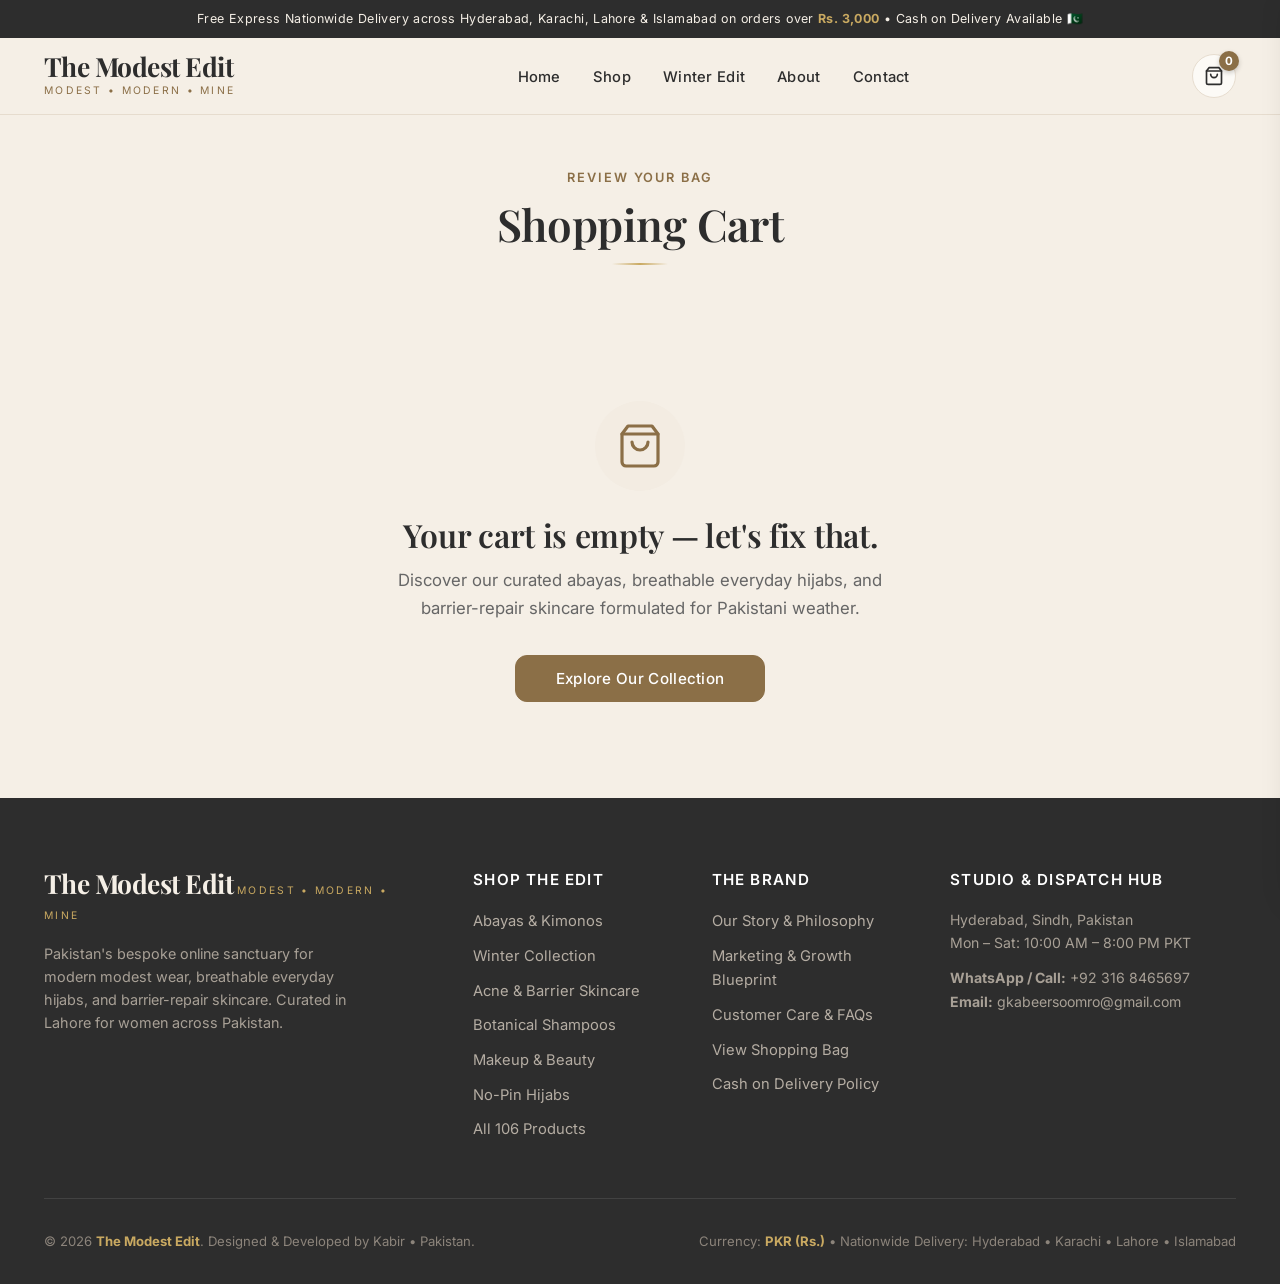
<file: cart.html>
<!DOCTYPE html>
<html lang="en">
<head>
  <meta charset="UTF-8">
  <meta name="viewport" content="width=device-width, initial-scale=1.0">
  <title>Shopping Bag — Buy Abaya Online Pakistan | The Modest Edit</title>
  <meta name="description" content="Review your shopping bag for abaya online pakistan, original vitamin c serums, hair serums &amp; modest fashion pieces. Free delivery over Rs. 3,000 across Pakistan.">
  <meta name="keywords" content="abaya online pakistan, vitamin c serum pakistan, hair serum pakistan, buy premium chiffon abaya pakistan, shopping cart modest fashion">
  <link rel="canonical" href="https://themodestedit.pk/cart.html">
  
  <!-- Open Graph -->
  <meta property="og:title" content="Shopping Bag — Buy Abaya Online Pakistan | The Modest Edit">
  <meta property="og:description" content="Review your selected abayas, hijabs, and skincare essentials. Free delivery over Rs. 3,000.">
  <meta property="og:type" content="website">

  <!-- Stylesheets -->
  <link rel="stylesheet" href="css/style.css">
  <link rel="stylesheet" href="css/shop.css">
</head>
<body>

  <!-- Top Announcement Bar -->
  <div class="announcement-bar" role="region" aria-label="Announcement">
    <span>Free Express Nationwide Delivery across Hyderabad, Karachi, Lahore &amp; Islamabad on orders over <strong>Rs. 3,000</strong> &bull; Cash on Delivery Available 🇵🇰</span>
  </div>

  <!-- Sticky Header -->
  <header class="site-header" id="siteHeader">
    <div class="container nav-container">
      <a href="index.html" class="site-logo" aria-label="The Modest Edit Home">
        <span class="logo-title">The Modest Edit</span>
        <span class="logo-tagline">Modest &bull; Modern &bull; Mine</span>
      </a>

      <nav class="desktop-nav" aria-label="Primary Navigation">
        <ul class="nav-menu">
          <li><a href="index.html" class="nav-link">Home</a></li>
          <li><a href="shop.html" class="nav-link">Shop</a></li>
          <li><a href="shop.html?category=Winter%20Collection" class="nav-link">Winter Edit</a></li>
          <li><a href="about.html" class="nav-link">About</a></li>
          <li><a href="contact.html" class="nav-link">Contact</a></li>
        </ul>
      </nav>

      <div class="nav-actions">
        <a href="cart.html" class="nav-cart-btn" aria-label="View Shopping Cart">
          <svg width="20" height="20" viewBox="0 0 24 24" fill="none" stroke="currentColor" stroke-width="2" stroke-linecap="round" stroke-linejoin="round" aria-hidden="true">
            <path d="M6 2L3 6v14a2 2 0 0 0 2 2h14a2 2 0 0 0 2-2V6l-3-4z"></path>
            <line x1="3" y1="6" x2="21" y2="6"></line>
            <path d="M16 10a4 4 0 0 1-8 0"></path>
          </svg>
          <span class="cart-badge" id="navCartCount" data-cart-count>0</span>
        </a>

        <button type="button" class="mobile-toggle-btn" aria-label="Toggle navigation menu" aria-expanded="false">
          <svg width="24" height="24" viewBox="0 0 24 24" fill="none" stroke="currentColor" stroke-width="2" stroke-linecap="round" stroke-linejoin="round" aria-hidden="true">
            <line x1="3" y1="12" x2="21" y2="12"></line>
            <line x1="3" y1="6" x2="21" y2="6"></line>
            <line x1="3" y1="18" x2="21" y2="18"></line>
          </svg>
        </button>
      </div>
    </div>
  </header>

  <!-- Mobile Drawer Menu -->
  <div class="mobile-backdrop"></div>
  <aside class="mobile-nav-drawer" aria-label="Mobile Navigation">
    <div class="mobile-drawer-header">
      <span class="logo-title" style="font-size: 1.3rem;">The Modest Edit</span>
      <button type="button" class="mobile-close-btn" aria-label="Close menu">&times;</button>
    </div>
    <ul class="mobile-nav-links">
      <li><a href="index.html" class="mobile-nav-link">Home</a></li>
      <li><a href="shop.html" class="mobile-nav-link">Shop Catalog</a></li>
      <li><a href="shop.html?category=Winter%20Collection" class="mobile-nav-link">Winter Edit ❄️</a></li>
      <li><a href="about.html" class="mobile-nav-link">Our Story &amp; Philosophy</a></li>
      <li><a href="contact.html" class="mobile-nav-link">Contact &amp; Concierge</a></li>
      <li><a href="cart.html" class="mobile-nav-link active">Shopping Bag (<span data-cart-count>0</span>)</a></li>
    </ul>
    <div class="mobile-drawer-footer">
      <p>Hyderabad, Sindh, Pakistan &bull; Cash on Delivery</p>
      <p style="font-size: 0.78rem; margin-top: 0.25rem;">WhatsApp: +92 316 8465697</p>
    </div>
  </aside>

  <main>
    <div class="container">
      <div class="cart-hero-header">
        <span class="section-tag">Review Your Bag</span>
        <h1 class="page-hero-title">Shopping Cart</h1>
        <span class="gold-accent-line"></span>
      </div>

      <!-- Reactive Cart Container (Rendered by js/cart.js) -->
      <div id="cartPageWrapper">
        <div style="text-align: center; padding: 4rem 0;">
          <span class="btn-spinner" style="width: 28px; height: 28px; border-color: var(--primary) transparent var(--primary) transparent;"></span>
          <p style="margin-top: 1rem; color: var(--text-muted);">Loading your shopping cart...</p>
        </div>
      </div>
    </div>
  </main>

  <!-- Global Footer -->
  <footer class="site-footer">
    <div class="container">
      <div class="footer-grid">
        <div class="footer-brand">
          <span class="logo-title">The Modest Edit</span>
          <span class="logo-tagline">Modest &bull; Modern &bull; Mine</span>
          <p class="footer-desc">
            Pakistan's bespoke online sanctuary for modern modest wear, breathable everyday hijabs, and barrier-repair skincare. Curated in Lahore for women across Pakistan.
          </p>
        </div>

        <div>
          <h4 class="footer-heading">Shop The Edit</h4>
          <ul class="footer-links">
            <li><a href="shop.html?category=Modest%20Fashion">Abayas &amp; Kimonos</a></li>
            <li><a href="shop.html?category=Winter%20Collection">Winter Collection</a></li>
            <li><a href="shop.html?category=Skincare%20Essentials">Acne &amp; Barrier Skincare</a></li>
            <li><a href="shop.html?category=Haircare%20%26%20Shampoos">Botanical Shampoos</a></li>
            <li><a href="shop.html?category=Makeup%20%26%20Beauty">Makeup &amp; Beauty</a></li>
            <li><a href="shop.html?category=Accessories%20%26%20Hijabs">No-Pin Hijabs</a></li>
            <li><a href="shop.html">All 106 Products</a></li>
          </ul>
        </div>

        <div>
          <h4 class="footer-heading">The Brand</h4>
          <ul class="footer-links">
            <li><a href="about.html">Our Story &amp; Philosophy</a></li>
            <li><a href="marketing.html">Marketing &amp; Growth Blueprint</a></li>
            <li><a href="contact.html">Customer Care &amp; FAQs</a></li>
            <li><a href="cart.html">View Shopping Bag</a></li>
            <li><a href="checkout.html">Cash on Delivery Policy</a></li>
          </ul>
        </div>

        <div>
          <h4 class="footer-heading">Studio &amp; Dispatch Hub</h4>
          <p style="font-size: 0.88rem; color: #A8A096; line-height: 1.6; margin-bottom: 0.75rem;">
            Hyderabad, Sindh, Pakistan<br>
            Mon &ndash; Sat: 10:00 AM &ndash; 8:00 PM PKT
          </p>
          <p style="font-size: 0.88rem; color: #A8A096;">
            <strong>WhatsApp / Call:</strong> +92 316 8465697<br>
            <strong>Email:</strong> gkabeersoomro@gmail.com
          </p>
        </div>
      </div>

      <div class="footer-bottom">
        <div>
          &copy; <span class="current-year">2026</span> <strong>The Modest Edit</strong>. Designed &amp; Developed by Kabir &bull; Pakistan.
        </div>
        <div>
          Currency: <strong>PKR (Rs.)</strong> &bull; Nationwide Delivery: Hyderabad &bull; Karachi &bull; Lahore &bull; Islamabad
        </div>
      </div>
    </div>
  </footer>

  <!-- Scripts -->
  <script src="js/products.js"></script>
  <script src="js/cart.js"></script>
  <script src="js/main.js"></script>
</body>
</html>
</file>
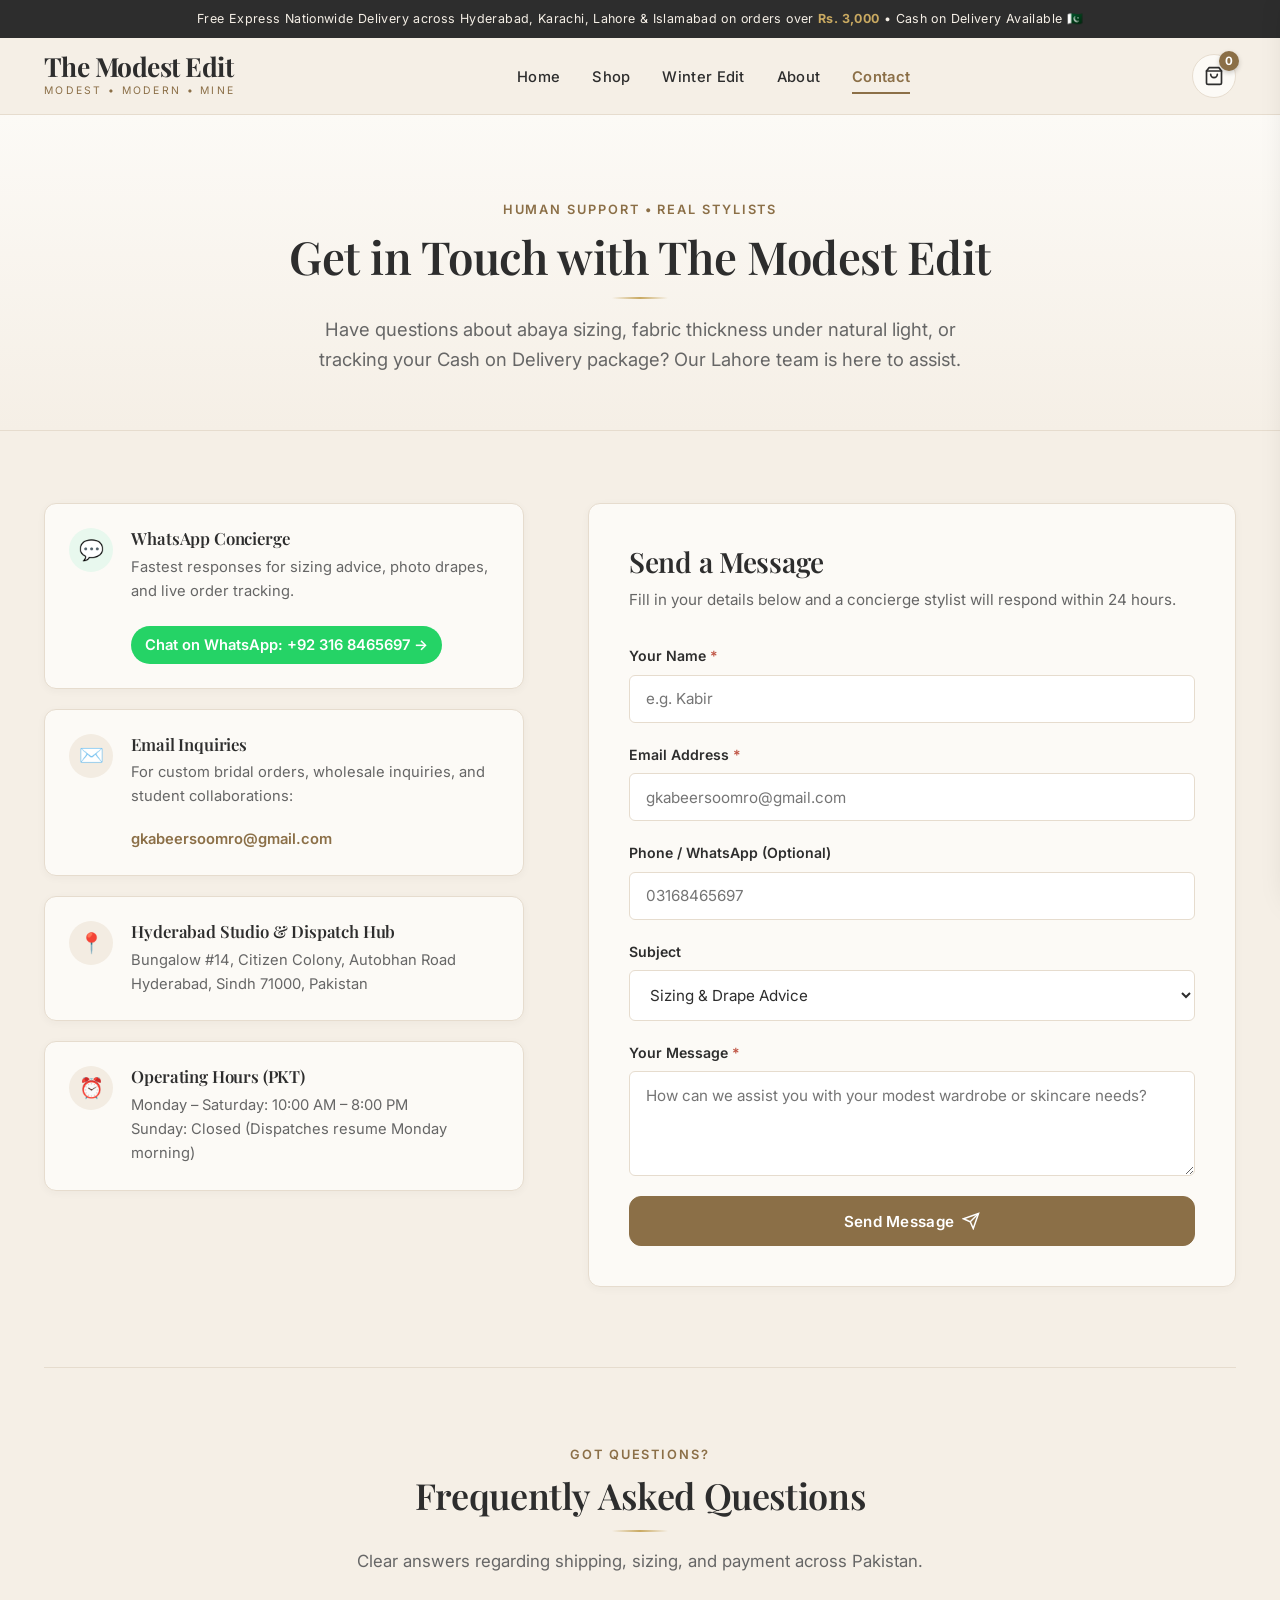
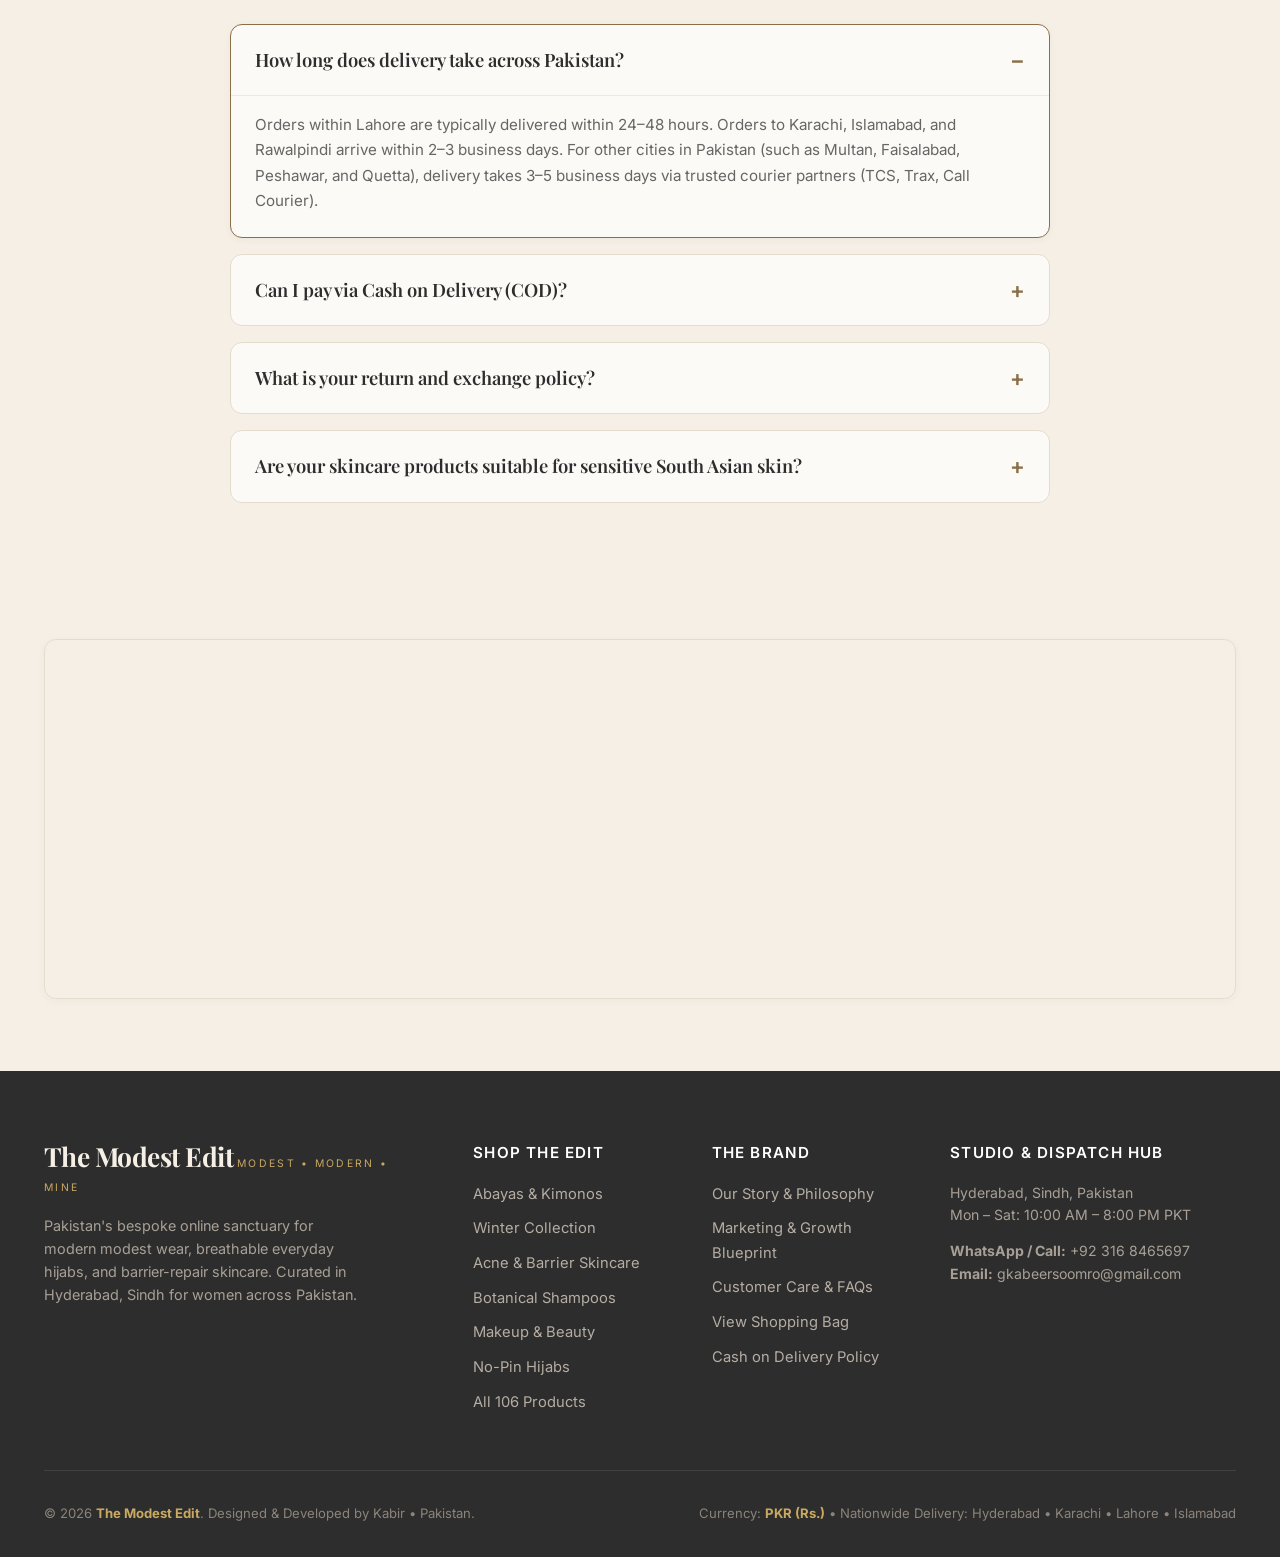
<file: contact.html>
<!DOCTYPE html>
<html lang="en">
<head>
  <meta charset="UTF-8">
  <meta name="viewport" content="width=device-width, initial-scale=1.0">
  <title>Contact Customer Care &amp; WhatsApp Concierge — The Modest Edit Pakistan</title>
  <meta name="description" content="Reach The Modest Edit customer concierge. Inquire about abaya online pakistan, sizing, original vitamin c serums, hair serums &amp; nationwide courier delivery via WhatsApp +92 316 8465697.">
  <meta name="keywords" content="abaya online pakistan, vitamin c serum pakistan, hair serum pakistan, modest edit contact number, whatsapp abaya shopping pakistan, customer care hyderabad sindh, buy chiffon abaya pakistan">
  <link rel="canonical" href="https://themodestedit.pk/contact.html">

  <!-- Open Graph -->
  <meta property="og:title" content="Contact Customer Care &amp; WhatsApp Concierge — The Modest Edit Pakistan">
  <meta property="og:description" content="Direct WhatsApp concierge and customer care based in Hyderabad, Pakistan. Cash on Delivery support nationwide.">
  <meta property="og:type" content="website">

  <!-- Stylesheets -->
  <link rel="stylesheet" href="css/style.css">
  <link rel="stylesheet" href="css/pages.css">
</head>
<body>

  <!-- Top Announcement Bar -->
  <div class="announcement-bar" role="region" aria-label="Announcement">
    <span>Free Express Nationwide Delivery across Hyderabad, Karachi, Lahore &amp; Islamabad on orders over <strong>Rs. 3,000</strong> &bull; Cash on Delivery Available 🇵🇰</span>
  </div>

  <!-- Sticky Header -->
  <header class="site-header" id="siteHeader">
    <div class="container nav-container">
      <a href="index.html" class="site-logo" aria-label="The Modest Edit Home">
        <span class="logo-title">The Modest Edit</span>
        <span class="logo-tagline">Modest &bull; Modern &bull; Mine</span>
      </a>

      <nav class="desktop-nav" aria-label="Primary Navigation">
        <ul class="nav-menu">
          <li><a href="index.html" class="nav-link">Home</a></li>
          <li><a href="shop.html" class="nav-link">Shop</a></li>
          <li><a href="shop.html?category=Winter%20Collection" class="nav-link">Winter Edit</a></li>
          <li><a href="about.html" class="nav-link">About</a></li>
          <li><a href="contact.html" class="nav-link active">Contact</a></li>
        </ul>
      </nav>

      <div class="nav-actions">
        <a href="cart.html" class="nav-cart-btn" aria-label="View Shopping Cart">
          <svg width="20" height="20" viewBox="0 0 24 24" fill="none" stroke="currentColor" stroke-width="2" stroke-linecap="round" stroke-linejoin="round" aria-hidden="true">
            <path d="M6 2L3 6v14a2 2 0 0 0 2 2h14a2 2 0 0 0 2-2V6l-3-4z"></path>
            <line x1="3" y1="6" x2="21" y2="6"></line>
            <path d="M16 10a4 4 0 0 1-8 0"></path>
          </svg>
          <span class="cart-badge" id="navCartCount" data-cart-count>0</span>
        </a>

        <button type="button" class="mobile-toggle-btn" aria-label="Toggle navigation menu" aria-expanded="false">
          <svg width="24" height="24" viewBox="0 0 24 24" fill="none" stroke="currentColor" stroke-width="2" stroke-linecap="round" stroke-linejoin="round" aria-hidden="true">
            <line x1="3" y1="12" x2="21" y2="12"></line>
            <line x1="3" y1="6" x2="21" y2="6"></line>
            <line x1="3" y1="18" x2="21" y2="18"></line>
          </svg>
        </button>
      </div>
    </div>
  </header>

  <!-- Mobile Drawer Menu -->
  <div class="mobile-backdrop"></div>
  <aside class="mobile-nav-drawer" aria-label="Mobile Navigation">
    <div class="mobile-drawer-header">
      <span class="logo-title" style="font-size: 1.3rem;">The Modest Edit</span>
      <button type="button" class="mobile-close-btn" aria-label="Close menu">&times;</button>
    </div>
    <ul class="mobile-nav-links">
      <li><a href="index.html" class="mobile-nav-link">Home</a></li>
      <li><a href="shop.html" class="mobile-nav-link">Shop Catalog</a></li>
      <li><a href="shop.html?category=Winter%20Collection" class="mobile-nav-link">Winter Edit ❄️</a></li>
      <li><a href="about.html" class="mobile-nav-link">Our Story &amp; Philosophy</a></li>
      <li><a href="contact.html" class="mobile-nav-link active">Contact &amp; Concierge</a></li>
      <li><a href="cart.html" class="mobile-nav-link">Shopping Bag (<span data-cart-count>0</span>)</a></li>
    </ul>
    <div class="mobile-drawer-footer">
      <p>Hyderabad, Sindh, Pakistan &bull; Cash on Delivery</p>
      <p style="font-size: 0.78rem; margin-top: 0.25rem;">WhatsApp: +92 316 8465697</p>
    </div>
  </aside>

  <main>
    <!-- Page Hero Banner -->
    <section class="page-hero">
      <div class="container">
        <span class="section-tag">Human Support &bull; Real Stylists</span>
        <h1 class="page-hero-title">Get in Touch with The Modest Edit</h1>
        <span class="gold-accent-line"></span>
        <p class="page-hero-subtitle">
          Have questions about abaya sizing, fabric thickness under natural light, or tracking your Cash on Delivery package? Our Lahore team is here to assist.
        </p>
      </div>
    </section>

    <!-- Main Contact Section (Split Layout) -->
    <section class="contact-section">
      <div class="container">
        <div class="contact-layout-grid">
          <!-- Left: Direct Info Cards -->
          <div class="contact-info-cards reveal-on-scroll">
            <!-- Card 1: WhatsApp -->
            <div class="info-item-card">
              <div class="info-icon-box" style="background: #E8F8EE; color: #25D366;">
                💬
              </div>
              <div class="info-text-group">
                <h4>WhatsApp Concierge</h4>
                <p>Fastest responses for sizing advice, photo drapes, and live order tracking.</p>
                <a href="https://wa.me/923168465697" target="_blank" rel="noopener noreferrer" class="whatsapp-fast-btn">
                  Chat on WhatsApp: +92 316 8465697 &rarr;
                </a>
              </div>
            </div>

            <!-- Card 2: Email -->
            <div class="info-item-card">
              <div class="info-icon-box">
                ✉️
              </div>
              <div class="info-text-group">
                <h4>Email Inquiries</h4>
                <p>For custom bridal orders, wholesale inquiries, and student collaborations:</p>
                <a href="mailto:gkabeersoomro@gmail.com" style="color: var(--primary); font-weight: 600;">gkabeersoomro@gmail.com</a>
              </div>
            </div>

            <!-- Card 3: Studio Location -->
            <div class="info-item-card">
              <div class="info-icon-box">
                📍
              </div>
              <div class="info-text-group">
                <h4>Hyderabad Studio &amp; Dispatch Hub</h4>
                <p>
                  Bungalow #14, Citizen Colony, Autobhan Road<br>
                  Hyderabad, Sindh 71000, Pakistan
                </p>
              </div>
            </div>

            <!-- Card 4: Operating Hours -->
            <div class="info-item-card">
              <div class="info-icon-box">
                ⏰
              </div>
              <div class="info-text-group">
                <h4>Operating Hours (PKT)</h4>
                <p>
                  Monday &ndash; Saturday: 10:00 AM &ndash; 8:00 PM<br>
                  Sunday: Closed (Dispatches resume Monday morning)
                </p>
              </div>
            </div>
          </div>

          <!-- Right: Interactive Contact Form -->
          <div class="contact-form-card reveal-on-scroll delay-1">
            <h2 class="contact-form-title">Send a Message</h2>
            <p class="contact-form-subtitle">Fill in your details below and a concierge stylist will respond within 24 hours.</p>

            <form id="contactForm" novalidate>
              <div class="form-group">
                <label for="contactName">Your Name <span class="required-star">*</span></label>
                <input 
                  type="text" 
                  id="contactName" 
                  class="form-control" 
                  placeholder="e.g. Kabir" 
                  required
                />
              </div>

              <div class="form-grid-2">
                <div class="form-group">
                  <label for="contactEmail">Email Address <span class="required-star">*</span></label>
                  <input 
                    type="email" 
                    id="contactEmail" 
                    class="form-control" 
                    placeholder="gkabeersoomro@gmail.com" 
                    required
                  />
                </div>

                <div class="form-group">
                  <label for="contactPhone">Phone / WhatsApp (Optional)</label>
                  <input 
                    type="tel" 
                    id="contactPhone" 
                    class="form-control" 
                    placeholder="03168465697"
                  />
                </div>
              </div>

              <div class="form-group">
                <label for="contactSubject">Subject</label>
                <select id="contactSubject" class="form-control">
                  <option value="Sizing & Drape Advice">Sizing &amp; Drape Advice</option>
                  <option value="Order Tracking & Status">Order Tracking &amp; Status</option>
                  <option value="Skincare Consultation">Skincare Consultation</option>
                  <option value="Exchange / Return Request">Exchange / Return Request</option>
                  <option value="General Brand Inquiry">General Brand Inquiry</option>
                </select>
              </div>

              <div class="form-group">
                <label for="contactMessage">Your Message <span class="required-star">*</span></label>
                <textarea 
                  id="contactMessage" 
                  class="form-control" 
                  rows="4" 
                  placeholder="How can we assist you with your modest wardrobe or skincare needs?" 
                  required
                ></textarea>
              </div>

              <button type="submit" class="btn btn-primary btn-block" style="height: 50px; font-weight: 600;">
                <span>Send Message</span>
                <svg width="18" height="18" viewBox="0 0 24 24" fill="none" stroke="currentColor" stroke-width="2" aria-hidden="true">
                  <line x1="22" y1="2" x2="11" y2="13"></line>
                  <polygon points="22 2 15 22 11 13 2 9 22 2"></polygon>
                </svg>
              </button>
            </form>
          </div>
        </div>

        <!-- FAQ Accordion Section -->
        <div class="faq-section">
          <div class="section-header reveal-on-scroll">
            <span class="section-tag">Got Questions?</span>
            <h2 class="section-title">Frequently Asked Questions</h2>
            <span class="gold-accent-line"></span>
            <p class="section-subtitle">Clear answers regarding shipping, sizing, and payment across Pakistan.</p>
          </div>

          <div class="faq-accordion-container reveal-on-scroll">
            <details class="faq-item" open>
              <summary class="faq-summary">How long does delivery take across Pakistan?</summary>
              <div class="faq-answer">
                Orders within Lahore are typically delivered within 24&ndash;48 hours. Orders to Karachi, Islamabad, and Rawalpindi arrive within 2&ndash;3 business days. For other cities in Pakistan (such as Multan, Faisalabad, Peshawar, and Quetta), delivery takes 3&ndash;5 business days via trusted courier partners (TCS, Trax, Call Courier).
              </div>
            </details>

            <details class="faq-item">
              <summary class="faq-summary">Can I pay via Cash on Delivery (COD)?</summary>
              <div class="faq-answer">
                Yes, absolutely! Cash on Delivery is enabled nationwide for all orders. You only pay when the courier rider arrives at your doorstep with your sealed package.
              </div>
            </details>

            <details class="faq-item">
              <summary class="faq-summary">What is your return and exchange policy?</summary>
              <div class="faq-answer">
                We offer a hassle-free 7-day exchange window on all unworn modest fashion pieces with original tags intact. If you need a different size, our Lahore support team will arrange a reverse pickup or courier swap effortlessly. Skincare items must remain sealed in their original box for hygiene standards.
              </div>
            </details>

            <details class="faq-item">
              <summary class="faq-summary">Are your skincare products suitable for sensitive South Asian skin?</summary>
              <div class="faq-answer">
                Every formulation in our skincare catalog is 100% cruelty-free, fragrance-free, and formulated specifically for South Asian weather extremes &mdash; addressing dehydration caused by AC in summer and harsh barrier damage caused by winter smog in Punjab.
              </div>
            </details>
          </div>
        </div>

        <!-- Embedded Google Map of Hyderabad, Sindh -->
        <div class="map-embed-wrapper reveal-on-scroll">
          <iframe 
            src="https://www.google.com/maps/embed?pb=!1m18!1m12!1m3!1d115343.85461142954!2d68.2936737525406!3d25.378950892795646!2m3!1f0!2f0!3f0!3m2!1i1024!2i768!4f13.1!3m3!1m2!1s0x394c70f6d444f3c3%3A0xc00ba1837e7745ac!2sHyderabad%2C%20Sindh%2C%20Pakistan!5e0!3m2!1sen!2s!4v1700000000000!5m2!1sen!2s" 
            title="The Modest Edit Hyderabad Studio Location" 
            loading="lazy" 
            allowfullscreen="" 
            referrerpolicy="no-referrer-when-downgrade">
          </iframe>
        </div>
      </div>
    </section>
  </main>

  <!-- Global Footer -->
  <footer class="site-footer">
    <div class="container">
      <div class="footer-grid">
        <div class="footer-brand">
          <span class="logo-title">The Modest Edit</span>
          <span class="logo-tagline">Modest &bull; Modern &bull; Mine</span>
          <p class="footer-desc">
            Pakistan's bespoke online sanctuary for modern modest wear, breathable everyday hijabs, and barrier-repair skincare. Curated in Hyderabad, Sindh for women across Pakistan.
          </p>
        </div>

        <div>
          <h4 class="footer-heading">Shop The Edit</h4>
          <ul class="footer-links">
            <li><a href="shop.html?category=Modest%20Fashion">Abayas &amp; Kimonos</a></li>
            <li><a href="shop.html?category=Winter%20Collection">Winter Collection</a></li>
            <li><a href="shop.html?category=Skincare%20Essentials">Acne &amp; Barrier Skincare</a></li>
            <li><a href="shop.html?category=Haircare%20%26%20Shampoos">Botanical Shampoos</a></li>
            <li><a href="shop.html?category=Makeup%20%26%20Beauty">Makeup &amp; Beauty</a></li>
            <li><a href="shop.html?category=Accessories%20%26%20Hijabs">No-Pin Hijabs</a></li>
            <li><a href="shop.html">All 106 Products</a></li>
          </ul>
        </div>

        <div>
          <h4 class="footer-heading">The Brand</h4>
          <ul class="footer-links">
            <li><a href="about.html">Our Story &amp; Philosophy</a></li>
            <li><a href="marketing.html">Marketing &amp; Growth Blueprint</a></li>
            <li><a href="contact.html">Customer Care &amp; FAQs</a></li>
            <li><a href="cart.html">View Shopping Bag</a></li>
            <li><a href="checkout.html">Cash on Delivery Policy</a></li>
          </ul>
        </div>

        <div>
          <h4 class="footer-heading">Studio &amp; Dispatch Hub</h4>
          <p style="font-size: 0.88rem; color: #A8A096; line-height: 1.6; margin-bottom: 0.75rem;">
            Hyderabad, Sindh, Pakistan<br>
            Mon &ndash; Sat: 10:00 AM &ndash; 8:00 PM PKT
          </p>
          <p style="font-size: 0.88rem; color: #A8A096;">
            <strong>WhatsApp / Call:</strong> +92 316 8465697<br>
            <strong>Email:</strong> gkabeersoomro@gmail.com
          </p>
        </div>
      </div>

      <div class="footer-bottom">
        <div>
          &copy; <span class="current-year">2026</span> <strong>The Modest Edit</strong>. Designed &amp; Developed by Kabir &bull; Pakistan.
        </div>
        <div>
          Currency: <strong>PKR (Rs.)</strong> &bull; Nationwide Delivery: Hyderabad &bull; Karachi &bull; Lahore &bull; Islamabad
        </div>
      </div>
    </div>
  </footer>

  <!-- Scripts -->
  <script src="js/products.js"></script>
  <script src="js/cart.js"></script>
  <script src="js/main.js"></script>

  <!-- Contact Form Handler -->
  <script>
    document.addEventListener('DOMContentLoaded', () => {
      const contactForm = document.getElementById('contactForm');
      if (contactForm) {
        contactForm.addEventListener('submit', (e) => {
          e.preventDefault();
          const name = document.getElementById('contactName').value.trim();
          const email = document.getElementById('contactEmail').value.trim();
          const message = document.getElementById('contactMessage').value.trim();

          if (!name || !email || !message) {
            showToast('Please fill in all required fields (Name, Email, Message).', 'warning');
            return;
          }

          // Success notification
          showToast(`Shukriya ${name}! Your message has been received. Our Lahore concierge will reply within 24 hours.`, 'success', 4500);
          contactForm.reset();
        });
      }
    });
  </script>
</body>
</html>
</file>
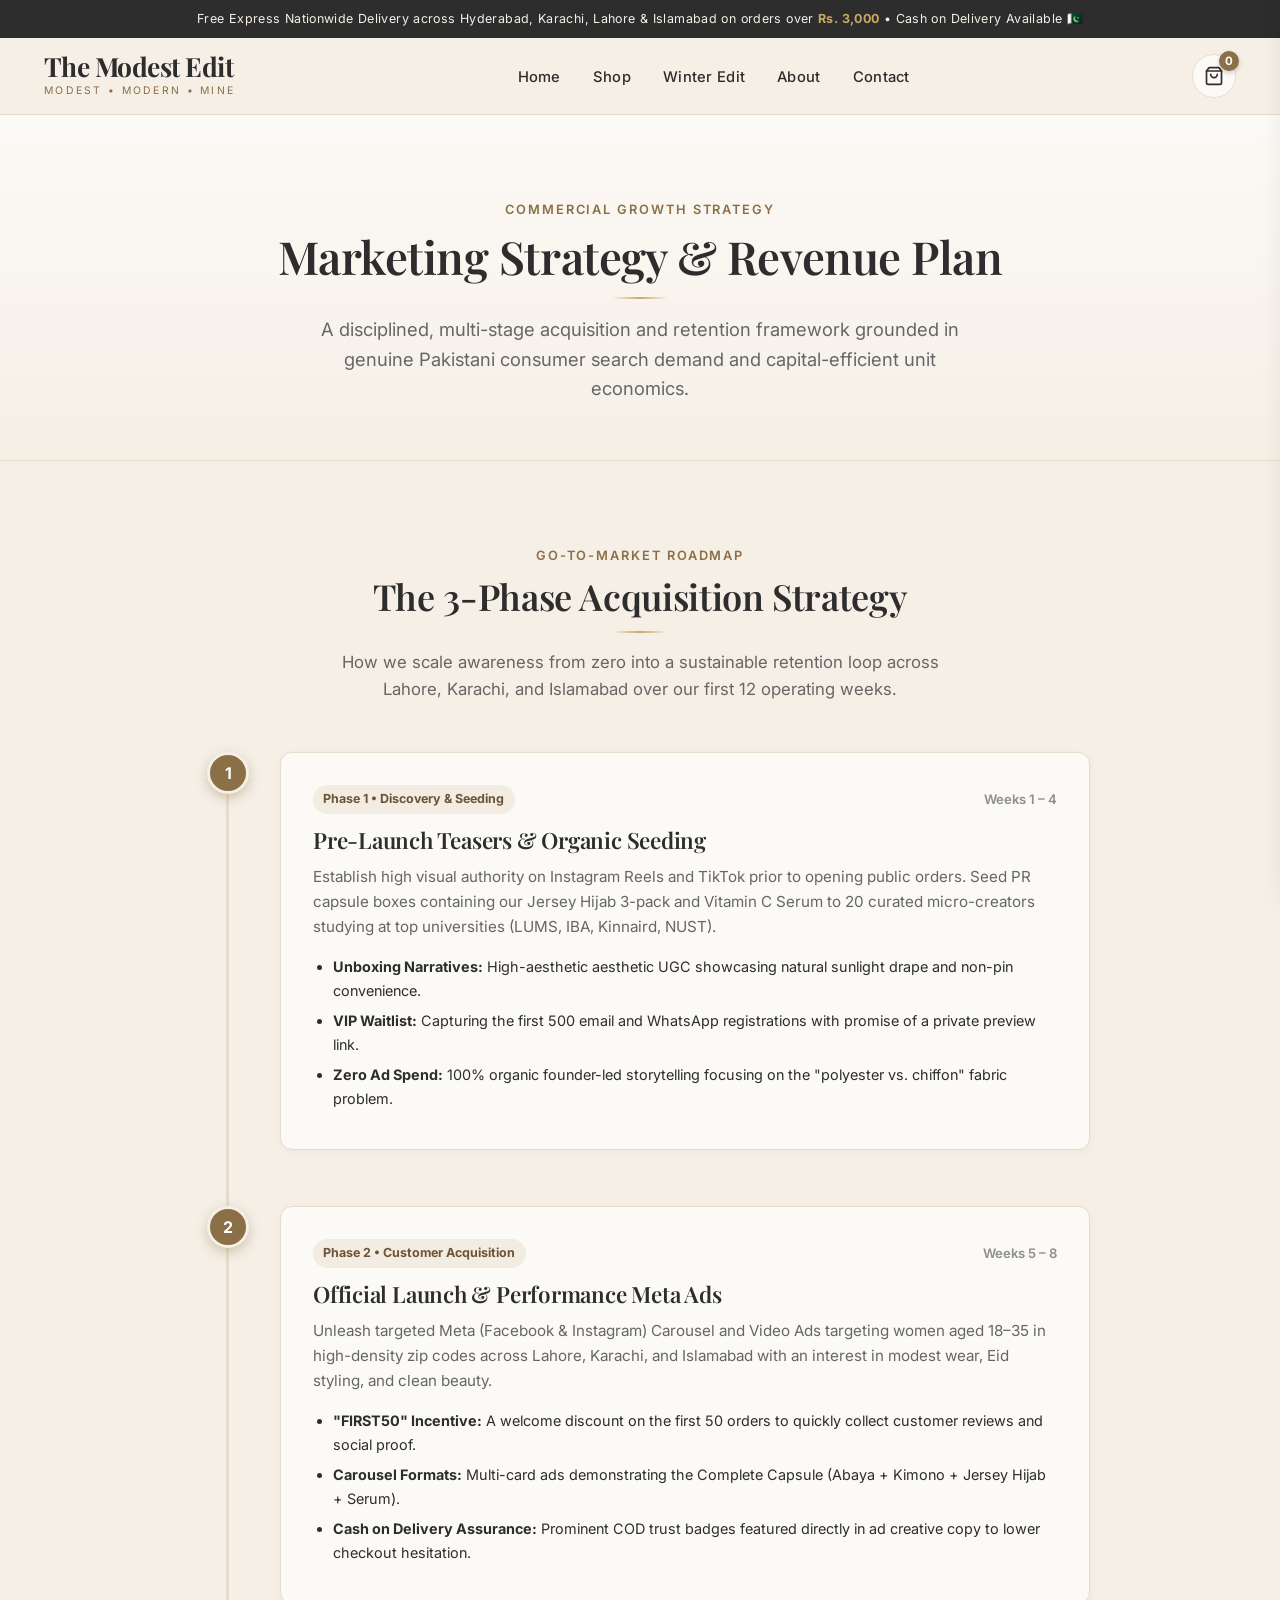
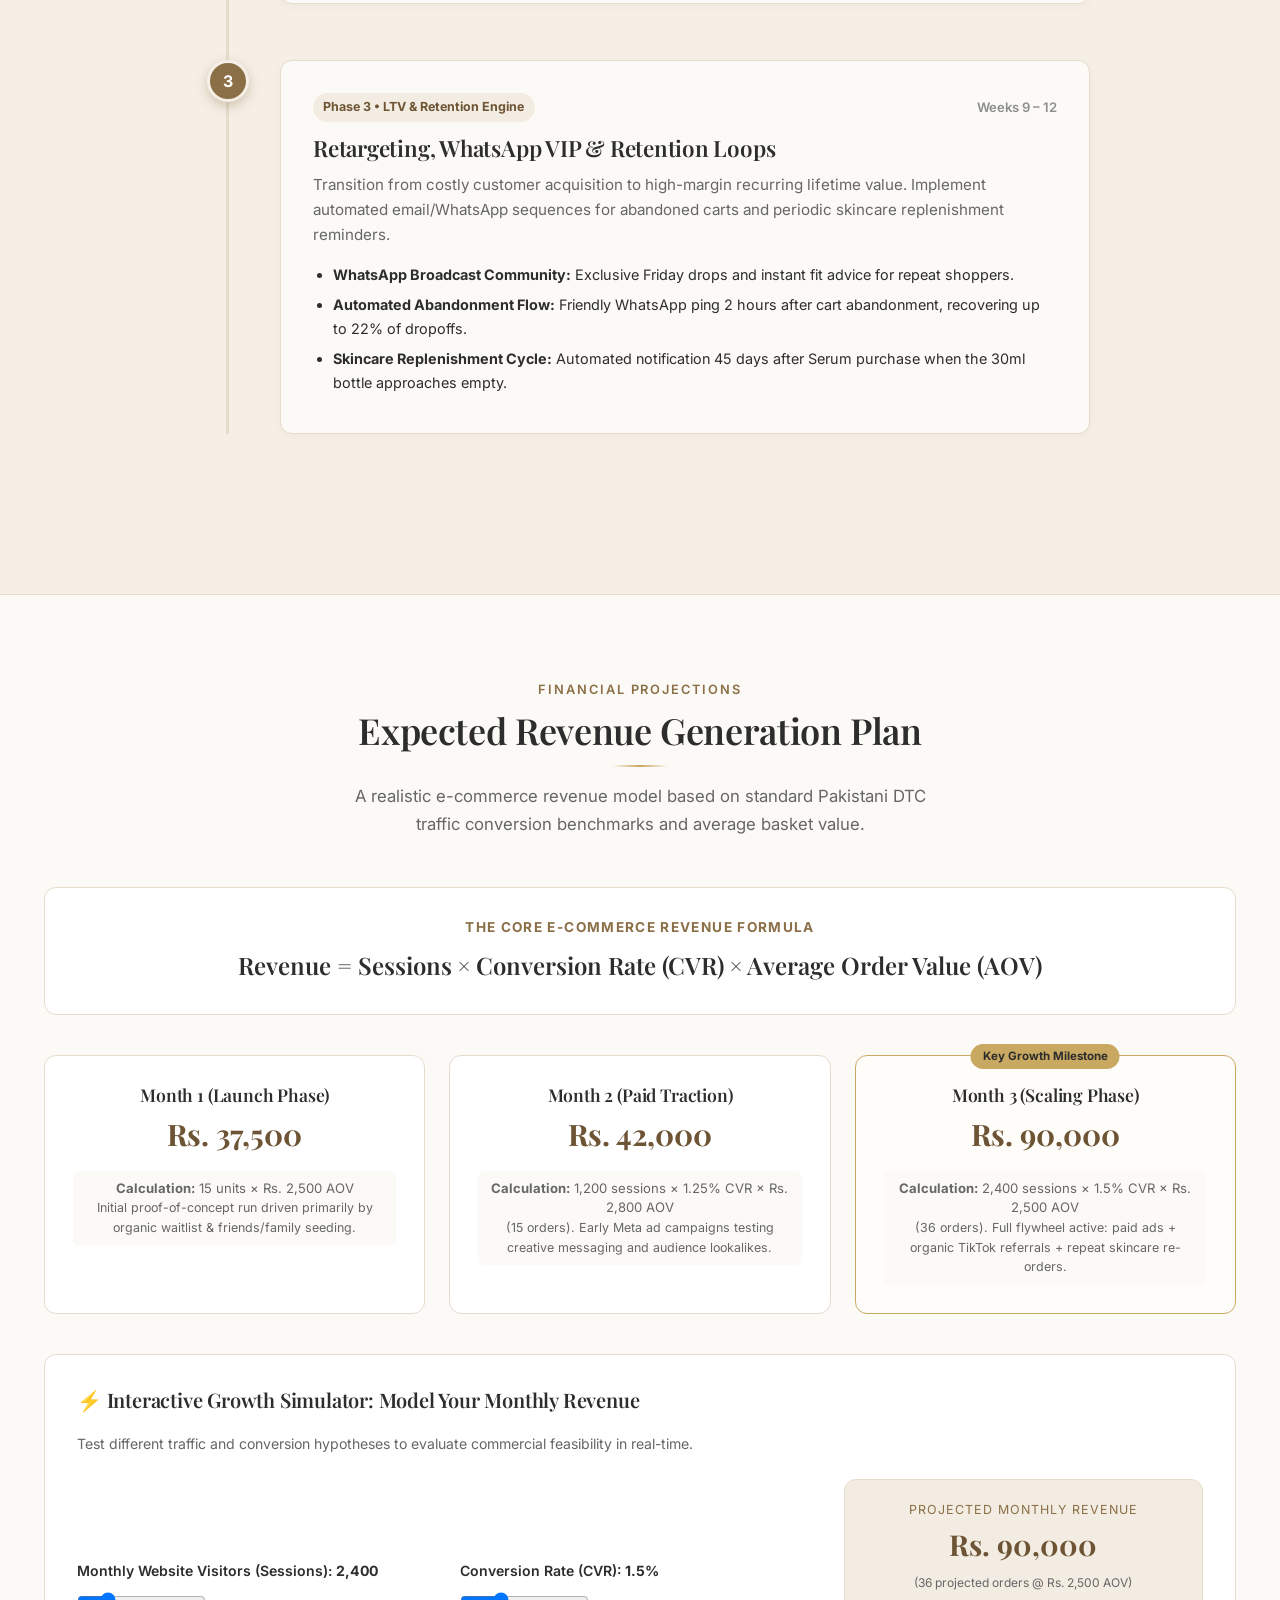
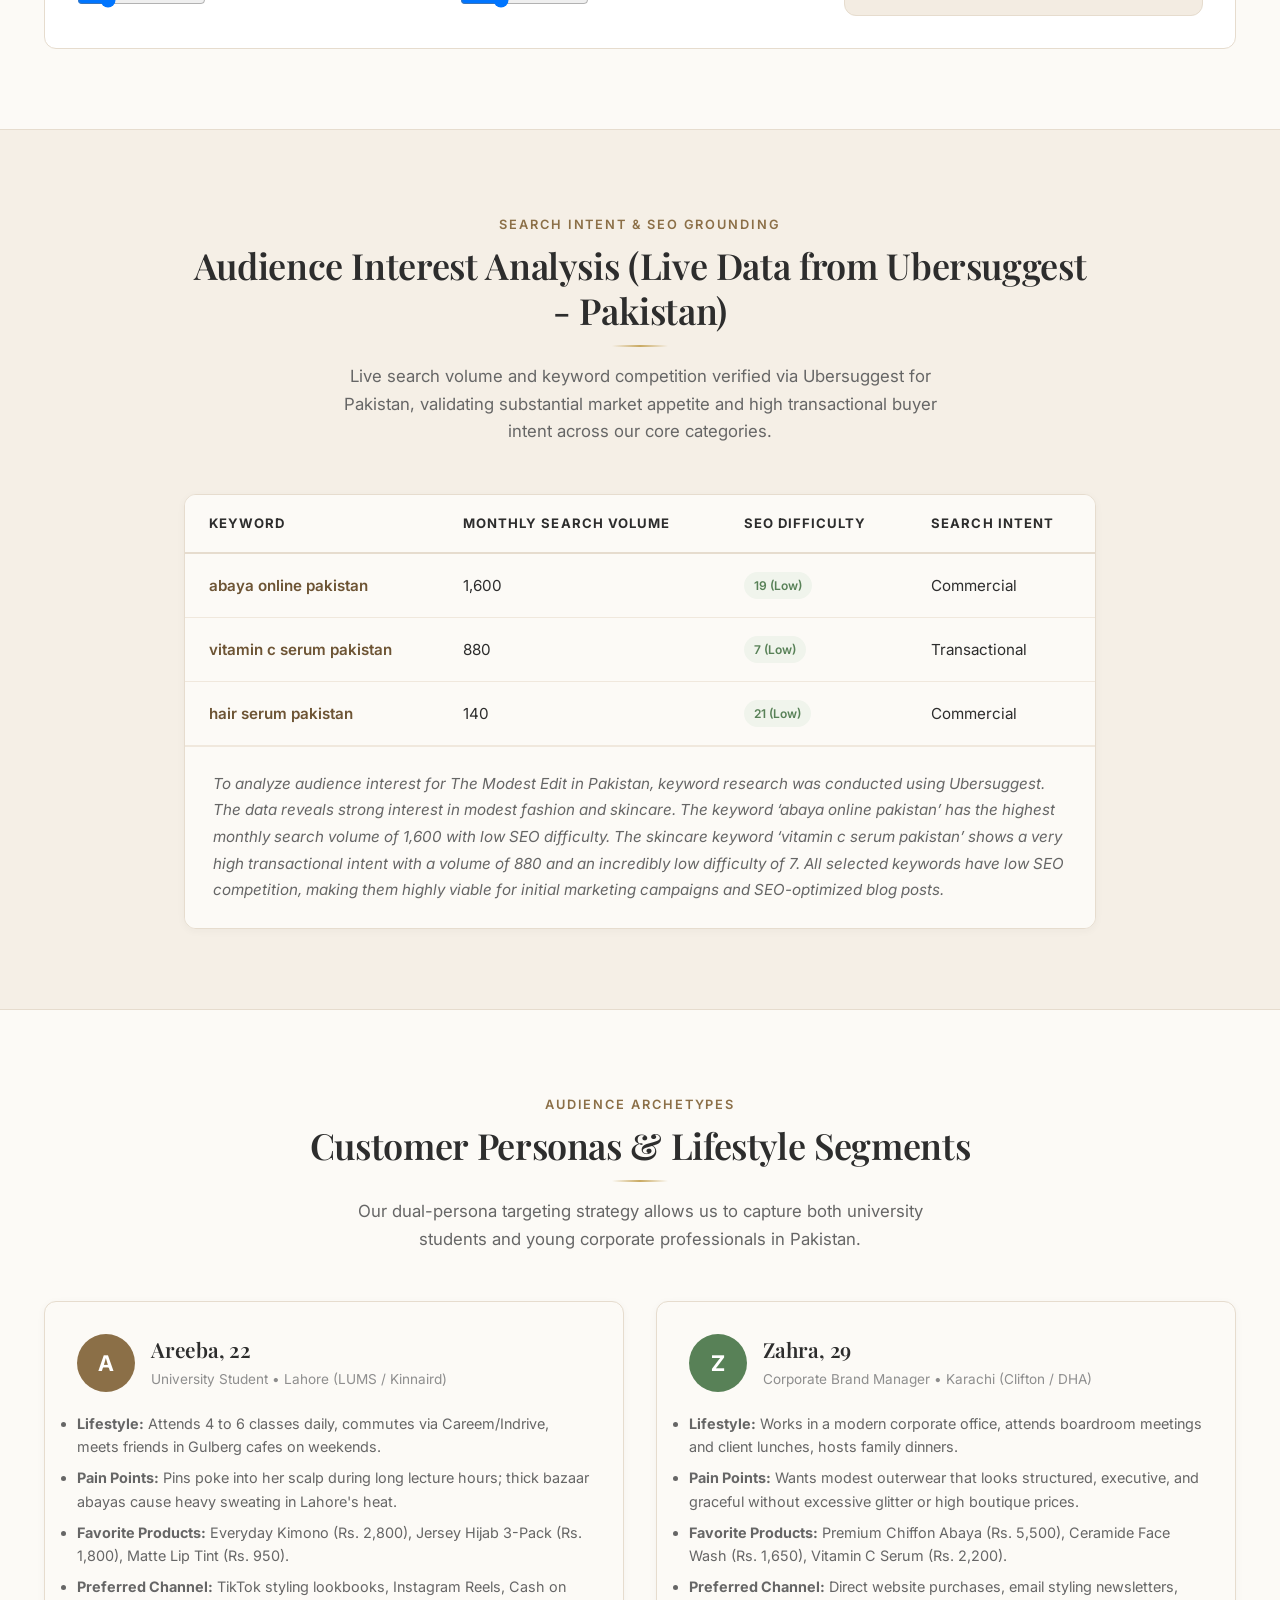
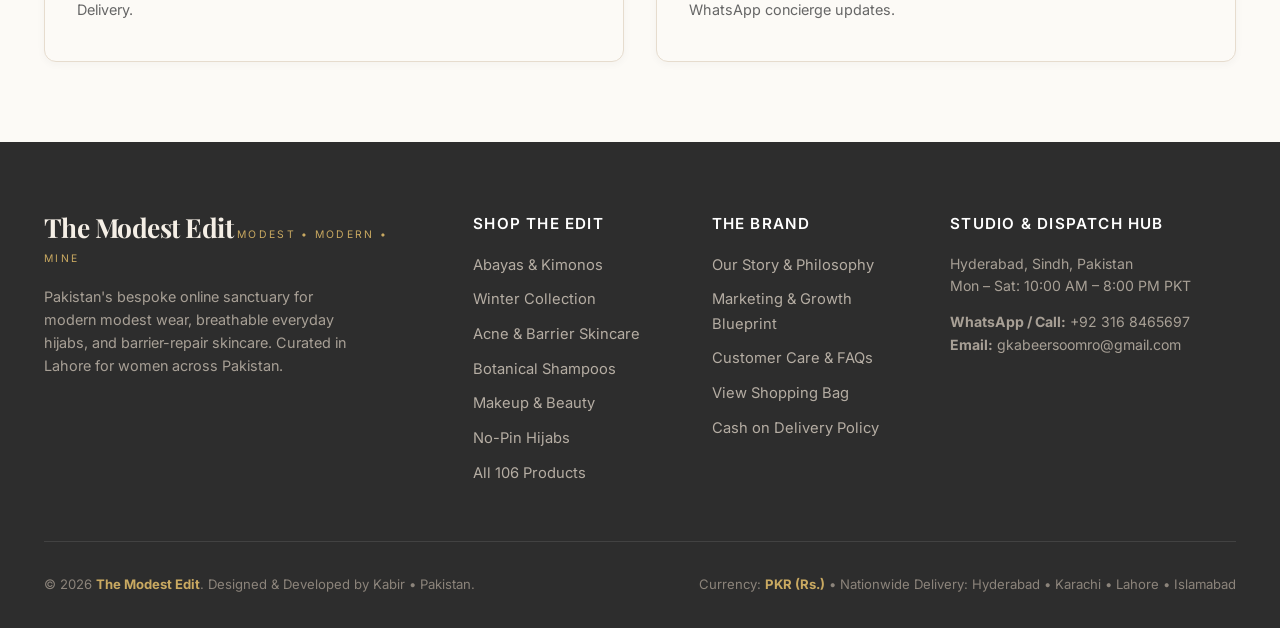
<file: marketing.html>
<!DOCTYPE html>
<html lang="en">
<head>
  <meta charset="UTF-8">
  <meta name="viewport" content="width=device-width, initial-scale=1.0">
  <title>Audience Interest Analysis &amp; Marketing Plan — The Modest Edit Pakistan</title>
  <meta name="description" content="Audience interest analysis &amp; marketing roadmap for The Modest Edit. Live Ubersuggest keyword data for abaya online pakistan, vitamin c serum pakistan, and hair serum pakistan.">
  <meta name="keywords" content="abaya online pakistan, vitamin c serum pakistan, hair serum pakistan, buy premium chiffon abaya pakistan, original vitamin c serum lahore, best matte lip tint pakistan, no pin jersey hijab pack pakistan, ubersuggest keyword analysis pakistan, e-commerce marketing strategy pakistan">
  <link rel="canonical" href="https://themodestedit.pk/marketing.html">

  <!-- Open Graph -->
  <meta property="og:title" content="Audience Interest Analysis &amp; Marketing Plan — The Modest Edit Pakistan">
  <meta property="og:description" content="Audience interest analysis and commercial projections based on live Ubersuggest Pakistan keyword demand.">
  <meta property="og:type" content="article">

  <!-- Stylesheets -->
  <link rel="stylesheet" href="css/style.css">
  <link rel="stylesheet" href="css/pages.css">
</head>
<body>

  <!-- Top Announcement Bar -->
  <div class="announcement-bar" role="region" aria-label="Announcement">
    <span>Free Express Nationwide Delivery across Hyderabad, Karachi, Lahore &amp; Islamabad on orders over <strong>Rs. 3,000</strong> &bull; Cash on Delivery Available 🇵🇰</span>
  </div>

  <!-- Sticky Header -->
  <header class="site-header" id="siteHeader">
    <div class="container nav-container">
      <a href="index.html" class="site-logo" aria-label="The Modest Edit Home">
        <span class="logo-title">The Modest Edit</span>
        <span class="logo-tagline">Modest &bull; Modern &bull; Mine</span>
      </a>

      <nav class="desktop-nav" aria-label="Primary Navigation">
        <ul class="nav-menu">
          <li><a href="index.html" class="nav-link">Home</a></li>
          <li><a href="shop.html" class="nav-link">Shop</a></li>
          <li><a href="shop.html?category=Winter%20Collection" class="nav-link">Winter Edit</a></li>
          <li><a href="about.html" class="nav-link">About</a></li>
          <li><a href="contact.html" class="nav-link">Contact</a></li>
        </ul>
      </nav>

      <div class="nav-actions">
        <a href="cart.html" class="nav-cart-btn" aria-label="View Shopping Cart">
          <svg width="20" height="20" viewBox="0 0 24 24" fill="none" stroke="currentColor" stroke-width="2" stroke-linecap="round" stroke-linejoin="round" aria-hidden="true">
            <path d="M6 2L3 6v14a2 2 0 0 0 2 2h14a2 2 0 0 0 2-2V6l-3-4z"></path>
            <line x1="3" y1="6" x2="21" y2="6"></line>
            <path d="M16 10a4 4 0 0 1-8 0"></path>
          </svg>
          <span class="cart-badge" id="navCartCount" data-cart-count>0</span>
        </a>

        <button type="button" class="mobile-toggle-btn" aria-label="Toggle navigation menu" aria-expanded="false">
          <svg width="24" height="24" viewBox="0 0 24 24" fill="none" stroke="currentColor" stroke-width="2" stroke-linecap="round" stroke-linejoin="round" aria-hidden="true">
            <line x1="3" y1="12" x2="21" y2="12"></line>
            <line x1="3" y1="6" x2="21" y2="6"></line>
            <line x1="3" y1="18" x2="21" y2="18"></line>
          </svg>
        </button>
      </div>
    </div>
  </header>

  <!-- Mobile Drawer Menu -->
  <div class="mobile-backdrop"></div>
  <aside class="mobile-nav-drawer" aria-label="Mobile Navigation">
    <div class="mobile-drawer-header">
      <span class="logo-title" style="font-size: 1.3rem;">The Modest Edit</span>
      <button type="button" class="mobile-close-btn" aria-label="Close menu">&times;</button>
    </div>
    <ul class="mobile-nav-links">
      <li><a href="index.html" class="mobile-nav-link">Home</a></li>
      <li><a href="shop.html" class="mobile-nav-link">Shop Catalog</a></li>
      <li><a href="shop.html?category=Winter%20Collection" class="mobile-nav-link">Winter Edit ❄️</a></li>
      <li><a href="about.html" class="mobile-nav-link">Our Story &amp; Philosophy</a></li>
      <li><a href="contact.html" class="mobile-nav-link">Contact &amp; Concierge</a></li>
      <li><a href="cart.html" class="mobile-nav-link">Shopping Bag (<span data-cart-count>0</span>)</a></li>
    </ul>
    <div class="mobile-drawer-footer">
      <p>Hyderabad, Sindh, Pakistan &bull; Cash on Delivery</p>
      <p style="font-size: 0.78rem; margin-top: 0.25rem;">WhatsApp: +92 316 8465697</p>
    </div>
  </aside>

  <main>
    <!-- Page Hero Banner -->
    <section class="page-hero">
      <div class="container">
        <span class="section-tag">Commercial Growth Strategy</span>
        <h1 class="page-hero-title">Marketing Strategy &amp; Revenue Plan</h1>
        <span class="gold-accent-line"></span>
        <p class="page-hero-subtitle">
          A disciplined, multi-stage acquisition and retention framework grounded in genuine Pakistani consumer search demand and capital-efficient unit economics.
        </p>
      </div>
    </section>

    <!-- 3-Phase Marketing Timeline Section -->
    <section class="marketing-section">
      <div class="container">
        <div class="section-header reveal-on-scroll">
          <span class="section-tag">Go-To-Market Roadmap</span>
          <h2 class="section-title">The 3-Phase Acquisition Strategy</h2>
          <span class="gold-accent-line"></span>
          <p class="section-subtitle">
            How we scale awareness from zero into a sustainable retention loop across Lahore, Karachi, and Islamabad over our first 12 operating weeks.
          </p>
        </div>

        <div class="timeline-wrapper">
          <!-- Phase 1 -->
          <div class="timeline-phase-item reveal-on-scroll delay-1">
            <div class="phase-node">1</div>
            <div class="phase-content-card">
              <div class="phase-header-row">
                <span class="phase-tag">Phase 1 &bull; Discovery &amp; Seeding</span>
                <span class="phase-duration">Weeks 1 &ndash; 4</span>
              </div>
              <h3 class="phase-title">Pre-Launch Teasers &amp; Organic Seeding</h3>
              <p class="phase-description">
                Establish high visual authority on Instagram Reels and TikTok prior to opening public orders. Seed PR capsule boxes containing our Jersey Hijab 3-pack and Vitamin C Serum to 20 curated micro-creators studying at top universities (LUMS, IBA, Kinnaird, NUST).
              </p>
              <ul class="phase-tactics-list">
                <li><strong>Unboxing Narratives:</strong> High-aesthetic aesthetic UGC showcasing natural sunlight drape and non-pin convenience.</li>
                <li><strong>VIP Waitlist:</strong> Capturing the first 500 email and WhatsApp registrations with promise of a private preview link.</li>
                <li><strong>Zero Ad Spend:</strong> 100% organic founder-led storytelling focusing on the "polyester vs. chiffon" fabric problem.</li>
              </ul>
            </div>
          </div>

          <!-- Phase 2 -->
          <div class="timeline-phase-item reveal-on-scroll delay-2">
            <div class="phase-node">2</div>
            <div class="phase-content-card">
              <div class="phase-header-row">
                <span class="phase-tag">Phase 2 &bull; Customer Acquisition</span>
                <span class="phase-duration">Weeks 5 &ndash; 8</span>
              </div>
              <h3 class="phase-title">Official Launch &amp; Performance Meta Ads</h3>
              <p class="phase-description">
                Unleash targeted Meta (Facebook &amp; Instagram) Carousel and Video Ads targeting women aged 18&ndash;35 in high-density zip codes across Lahore, Karachi, and Islamabad with an interest in modest wear, Eid styling, and clean beauty.
              </p>
              <ul class="phase-tactics-list">
                <li><strong>"FIRST50" Incentive:</strong> A welcome discount on the first 50 orders to quickly collect customer reviews and social proof.</li>
                <li><strong>Carousel Formats:</strong> Multi-card ads demonstrating the Complete Capsule (Abaya + Kimono + Jersey Hijab + Serum).</li>
                <li><strong>Cash on Delivery Assurance:</strong> Prominent COD trust badges featured directly in ad creative copy to lower checkout hesitation.</li>
              </ul>
            </div>
          </div>

          <!-- Phase 3 -->
          <div class="timeline-phase-item reveal-on-scroll delay-3">
            <div class="phase-node">3</div>
            <div class="phase-content-card">
              <div class="phase-header-row">
                <span class="phase-tag">Phase 3 &bull; LTV &amp; Retention Engine</span>
                <span class="phase-duration">Weeks 9 &ndash; 12</span>
              </div>
              <h3 class="phase-title">Retargeting, WhatsApp VIP &amp; Retention Loops</h3>
              <p class="phase-description">
                Transition from costly customer acquisition to high-margin recurring lifetime value. Implement automated email/WhatsApp sequences for abandoned carts and periodic skincare replenishment reminders.
              </p>
              <ul class="phase-tactics-list">
                <li><strong>WhatsApp Broadcast Community:</strong> Exclusive Friday drops and instant fit advice for repeat shoppers.</li>
                <li><strong>Automated Abandonment Flow:</strong> Friendly WhatsApp ping 2 hours after cart abandonment, recovering up to 22% of dropoffs.</li>
                <li><strong>Skincare Replenishment Cycle:</strong> Automated notification 45 days after Serum purchase when the 30ml bottle approaches empty.</li>
              </ul>
            </div>
          </div>
        </div>
      </div>
    </section>

    <!-- Expected Revenue Generation (Clear Mathematical Model) -->
    <section class="marketing-section" style="background: var(--bg-surface); border-top: 1px solid var(--border-color); border-bottom: 1px solid var(--border-color);">
      <div class="container">
        <div class="section-header reveal-on-scroll">
          <span class="section-tag">Financial Projections</span>
          <h2 class="section-title">Expected Revenue Generation Plan</h2>
          <span class="gold-accent-line"></span>
          <p class="section-subtitle">
            A realistic e-commerce revenue model based on standard Pakistani DTC traffic conversion benchmarks and average basket value.
          </p>
        </div>

        <!-- Formula Highlight Box -->
        <div class="formula-highlight-card reveal-on-scroll">
          <div class="formula-label">The Core E-Commerce Revenue Formula</div>
          <div class="formula-math">
            Revenue = Sessions &times; Conversion Rate (CVR) &times; Average Order Value (AOV)
          </div>
        </div>

        <!-- 3-Month Projections Grid -->
        <div class="revenue-projections-grid">
          <!-- Month 1 -->
          <div class="projection-card reveal-on-scroll delay-1">
            <h3 class="projection-month">Month 1 (Launch Phase)</h3>
            <div class="projection-rev">Rs. 37,500</div>
            <div class="projection-breakdown">
              <strong>Calculation:</strong> 15 units &times; Rs. 2,500 AOV<br>
              <span style="font-size: 0.78rem; color: var(--text-muted);">Initial proof-of-concept run driven primarily by organic waitlist &amp; friends/family seeding.</span>
            </div>
          </div>

          <!-- Month 2 -->
          <div class="projection-card reveal-on-scroll delay-2">
            <h3 class="projection-month">Month 2 (Paid Traction)</h3>
            <div class="projection-rev">Rs. 42,000</div>
            <div class="projection-breakdown">
              <strong>Calculation:</strong> 1,200 sessions &times; 1.25% CVR &times; Rs. 2,800 AOV<br>
              <span style="font-size: 0.78rem; color: var(--text-muted);">(15 orders). Early Meta ad campaigns testing creative messaging and audience lookalikes.</span>
            </div>
          </div>

          <!-- Month 3 (Featured Milestone) -->
          <div class="projection-card featured-month reveal-on-scroll delay-3">
            <span class="featured-month-badge">Key Growth Milestone</span>
            <h3 class="projection-month">Month 3 (Scaling Phase)</h3>
            <div class="projection-rev">Rs. 90,000</div>
            <div class="projection-breakdown">
              <strong>Calculation:</strong> 2,400 sessions &times; 1.5% CVR &times; Rs. 2,500 AOV<br>
              <span style="font-size: 0.78rem; color: var(--text-muted);">(36 orders). Full flywheel active: paid ads + organic TikTok referrals + repeat skincare re-orders.</span>
            </div>
          </div>
        </div>

        <!-- Interactive Revenue Simulator Tool -->
        <div class="simulator-widget reveal-on-scroll">
          <h3 class="simulator-title">
            <span>⚡ Interactive Growth Simulator: Model Your Monthly Revenue</span>
          </h3>
          <p style="font-size: 0.88rem; color: var(--text-muted); margin-bottom: 1.5rem;">
            Test different traffic and conversion hypotheses to evaluate commercial feasibility in real-time.
          </p>

          <div class="simulator-controls-grid">
            <div class="form-group" style="margin-bottom: 0;">
              <label for="simTraffic">Monthly Website Visitors (Sessions): <strong id="simTrafficVal">2,400</strong></label>
              <input type="range" id="simTraffic" class="price-range-slider" min="500" max="10000" step="100" value="2400">
            </div>

            <div class="form-group" style="margin-bottom: 0;">
              <label for="simCvr">Conversion Rate (CVR): <strong id="simCvrVal">1.5%</strong></label>
              <input type="range" id="simCvr" class="price-range-slider" min="0.5" max="4.0" step="0.1" value="1.5">
            </div>

            <div class="sim-output-box">
              <span style="display:block; font-size: 0.78rem; text-transform: uppercase; letter-spacing: 0.08em; color: var(--primary);">Projected Monthly Revenue</span>
              <div class="sim-output-val" id="simRevenueResult">Rs. 90,000</div>
              <span style="font-size: 0.75rem; color: var(--text-muted);" id="simOrdersCount">(36 projected orders @ Rs. 2,500 AOV)</span>
            </div>
          </div>
        </div>
      </div>
    </section>

    <!-- Audience Interest Analysis (Live Data from Ubersuggest - Pakistan) -->
    <section class="marketing-section">
      <div class="container container-narrow">
        <div class="section-header reveal-on-scroll">
          <span class="section-tag">Search Intent &amp; SEO Grounding</span>
          <h2 class="section-title">Audience Interest Analysis (Live Data from Ubersuggest - Pakistan)</h2>
          <span class="gold-accent-line"></span>
          <p class="section-subtitle">
            Live search volume and keyword competition verified via Ubersuggest for Pakistan, validating substantial market appetite and high transactional buyer intent across our core categories.
          </p>
        </div>

        <div class="table-responsive-wrapper reveal-on-scroll">
          <table class="keyword-table">
            <thead>
              <tr>
                <th>Keyword</th>
                <th>Monthly Search Volume</th>
                <th>SEO Difficulty</th>
                <th>Search Intent</th>
              </tr>
            </thead>
            <tbody>
              <tr>
                <td><strong class="keyword-name">abaya online pakistan</strong></td>
                <td>1,600</td>
                <td><span class="competition-pill comp-low">19 (Low)</span></td>
                <td>Commercial</td>
              </tr>
              <tr>
                <td><strong class="keyword-name">vitamin c serum pakistan</strong></td>
                <td>880</td>
                <td><span class="competition-pill comp-low">7 (Low)</span></td>
                <td>Transactional</td>
              </tr>
              <tr>
                <td><strong class="keyword-name">hair serum pakistan</strong></td>
                <td>140</td>
                <td><span class="competition-pill comp-low">21 (Low)</span></td>
                <td>Commercial</td>
              </tr>
            </tbody>
          </table>
          <div class="table-note-footer" style="padding: 1.5rem 1.75rem; background: var(--bg-surface); border-top: 1px solid var(--border-light); font-size: 0.95rem; line-height: 1.75; color: var(--text-charcoal); text-align: left;">
            <p style="margin: 0;">
              To analyze audience interest for The Modest Edit in Pakistan, keyword research was conducted using Ubersuggest. The data reveals strong interest in modest fashion and skincare. The keyword &lsquo;abaya online pakistan&rsquo; has the highest monthly search volume of 1,600 with low SEO difficulty. The skincare keyword &lsquo;vitamin c serum pakistan&rsquo; shows a very high transactional intent with a volume of 880 and an incredibly low difficulty of 7. All selected keywords have low SEO competition, making them highly viable for initial marketing campaigns and SEO-optimized blog posts.
            </p>
          </div>
        </div>
      </div>
    </section>

    <!-- Target Audience Personas Section -->
    <section class="marketing-section" style="background: var(--bg-surface); border-top: 1px solid var(--border-color);">
      <div class="container">
        <div class="section-header reveal-on-scroll">
          <span class="section-tag">Audience Archetypes</span>
          <h2 class="section-title">Customer Personas &amp; Lifestyle Segments</h2>
          <span class="gold-accent-line"></span>
          <p class="section-subtitle">
            Our dual-persona targeting strategy allows us to capture both university students and young corporate professionals in Pakistan.
          </p>
        </div>

        <div class="personas-grid">
          <!-- Persona 1 -->
          <div class="persona-card reveal-on-scroll delay-1">
            <div class="persona-header">
              <div class="persona-avatar">A</div>
              <div>
                <h3 class="persona-name">Areeba, 22</h3>
                <span class="persona-demographics">University Student &bull; Lahore (LUMS / Kinnaird)</span>
              </div>
            </div>
            <ul class="persona-details-list">
              <li><strong>Lifestyle:</strong> Attends 4 to 6 classes daily, commutes via Careem/Indrive, meets friends in Gulberg cafes on weekends.</li>
              <li><strong>Pain Points:</strong> Pins poke into her scalp during long lecture hours; thick bazaar abayas cause heavy sweating in Lahore's heat.</li>
              <li><strong>Favorite Products:</strong> Everyday Kimono (Rs. 2,800), Jersey Hijab 3-Pack (Rs. 1,800), Matte Lip Tint (Rs. 950).</li>
              <li><strong>Preferred Channel:</strong> TikTok styling lookbooks, Instagram Reels, Cash on Delivery.</li>
            </ul>
          </div>

          <!-- Persona 2 -->
          <div class="persona-card reveal-on-scroll delay-2">
            <div class="persona-header">
              <div class="persona-avatar" style="background: var(--secondary-dark);">Z</div>
              <div>
                <h3 class="persona-name">Zahra, 29</h3>
                <span class="persona-demographics">Corporate Brand Manager &bull; Karachi (Clifton / DHA)</span>
              </div>
            </div>
            <ul class="persona-details-list">
              <li><strong>Lifestyle:</strong> Works in a modern corporate office, attends boardroom meetings and client lunches, hosts family dinners.</li>
              <li><strong>Pain Points:</strong> Wants modest outerwear that looks structured, executive, and graceful without excessive glitter or high boutique prices.</li>
              <li><strong>Favorite Products:</strong> Premium Chiffon Abaya (Rs. 5,500), Ceramide Face Wash (Rs. 1,650), Vitamin C Serum (Rs. 2,200).</li>
              <li><strong>Preferred Channel:</strong> Direct website purchases, email styling newsletters, WhatsApp concierge updates.</li>
            </ul>
          </div>
        </div>
      </div>
    </section>
  </main>

  <!-- Global Footer -->
  <footer class="site-footer">
    <div class="container">
      <div class="footer-grid">
        <div class="footer-brand">
          <span class="logo-title">The Modest Edit</span>
          <span class="logo-tagline">Modest &bull; Modern &bull; Mine</span>
          <p class="footer-desc">
            Pakistan's bespoke online sanctuary for modern modest wear, breathable everyday hijabs, and barrier-repair skincare. Curated in Lahore for women across Pakistan.
          </p>
        </div>

        <div>
          <h4 class="footer-heading">Shop The Edit</h4>
          <ul class="footer-links">
            <li><a href="shop.html?category=Modest%20Fashion">Abayas &amp; Kimonos</a></li>
            <li><a href="shop.html?category=Winter%20Collection">Winter Collection</a></li>
            <li><a href="shop.html?category=Skincare%20Essentials">Acne &amp; Barrier Skincare</a></li>
            <li><a href="shop.html?category=Haircare%20%26%20Shampoos">Botanical Shampoos</a></li>
            <li><a href="shop.html?category=Makeup%20%26%20Beauty">Makeup &amp; Beauty</a></li>
            <li><a href="shop.html?category=Accessories%20%26%20Hijabs">No-Pin Hijabs</a></li>
            <li><a href="shop.html">All 106 Products</a></li>
          </ul>
        </div>

        <div>
          <h4 class="footer-heading">The Brand</h4>
          <ul class="footer-links">
            <li><a href="about.html">Our Story &amp; Philosophy</a></li>
            <li><a href="marketing.html">Marketing &amp; Growth Blueprint</a></li>
            <li><a href="contact.html">Customer Care &amp; FAQs</a></li>
            <li><a href="cart.html">View Shopping Bag</a></li>
            <li><a href="checkout.html">Cash on Delivery Policy</a></li>
          </ul>
        </div>

        <div>
          <h4 class="footer-heading">Studio &amp; Dispatch Hub</h4>
          <p style="font-size: 0.88rem; color: #A8A096; line-height: 1.6; margin-bottom: 0.75rem;">
            Hyderabad, Sindh, Pakistan<br>
            Mon &ndash; Sat: 10:00 AM &ndash; 8:00 PM PKT
          </p>
          <p style="font-size: 0.88rem; color: #A8A096;">
            <strong>WhatsApp / Call:</strong> +92 316 8465697<br>
            <strong>Email:</strong> gkabeersoomro@gmail.com
          </p>
        </div>
      </div>

      <div class="footer-bottom">
        <div>
          &copy; <span class="current-year">2026</span> <strong>The Modest Edit</strong>. Designed &amp; Developed by Kabir &bull; Pakistan.
        </div>
        <div>
          Currency: <strong>PKR (Rs.)</strong> &bull; Nationwide Delivery: Hyderabad &bull; Karachi &bull; Lahore &bull; Islamabad
        </div>
      </div>
    </div>
  </footer>

  <!-- Scripts -->
  <script src="js/products.js"></script>
  <script src="js/cart.js"></script>
  <script src="js/main.js"></script>

  <!-- Interactive Simulator Script -->
  <script>
    document.addEventListener('DOMContentLoaded', () => {
      const trafficSlider = document.getElementById('simTraffic');
      const cvrSlider = document.getElementById('simCvr');
      const trafficVal = document.getElementById('simTrafficVal');
      const cvrVal = document.getElementById('simCvrVal');
      const revenueResult = document.getElementById('simRevenueResult');
      const ordersCount = document.getElementById('simOrdersCount');

      if (!trafficSlider || !cvrSlider) return;

      const AOV = 2500;

      function updateSimulation() {
        const traffic = parseInt(trafficSlider.value, 10);
        const cvr = parseFloat(cvrSlider.value);
        
        trafficVal.textContent = traffic.toLocaleString('en-PK');
        cvrVal.textContent = cvr.toFixed(1) + '%';

        const orders = Math.round(traffic * (cvr / 100));
        const projectedRevenue = orders * AOV;

        revenueResult.textContent = 'Rs. ' + projectedRevenue.toLocaleString('en-PK');
        ordersCount.textContent = `(${orders} projected orders @ Rs. ${AOV.toLocaleString('en-PK')} AOV)`;
      }

      trafficSlider.addEventListener('input', updateSimulation);
      cvrSlider.addEventListener('input', updateSimulation);
      updateSimulation();
    });
  </script>
</body>
</html>
</file>
<file: css/style.css>
/* ==========================================================================
   THE MODEST EDIT - Global Stylesheet & Design System
   Assignment: University E-Commerce Project (2026)
   Student: Kabir
   Vibe: Minimalist, Feminine, Elegant, High-End Editorial Magazine
   ========================================================================== */

/* --- Google Fonts Import --- */
@import url('https://fonts.googleapis.com/css2?family=Inter:wght@300;400;500;600;700&family=Playfair+Display:ital,wght@0,400;0,600;0,700;1,400&family=Poppins:wght@300;400;500;600&display=swap');

/* --- CSS Custom Properties (Brand Palette) --- */
:root {
  --primary: #8B6F47;            /* Warm Brown */
  --primary-dark: #6D5434;
  --primary-light: #A88D64;
  --primary-subtle: #F3ECE2;

  --secondary: #A3B18A;          /* Sage Green */
  --secondary-dark: #588157;
  --secondary-light: #DCE5D1;
  --secondary-subtle: #F0F4EC;

  --bg-cream: #F5EFE6;           /* Background Cream */
  --bg-surface: #FCFAF6;         /* Elevated Card Background */
  --bg-pure: #FFFFFF;

  --text-charcoal: #2D2D2D;      /* Text Charcoal */
  --text-muted: #666666;
  --text-light: #8E8E8E;

  --accent-gold: #C9A961;        /* Accent Gold */
  --accent-gold-dark: #A5843C;
  --accent-gold-light: #E7D5A8;
  --accent-gold-subtle: #FAF5E9;

  --border-color: #E6DCCE;
  --border-light: #F0E8DD;

  --font-serif: 'Playfair Display', Georgia, serif;
  --font-sans: 'Inter', 'Poppins', -apple-system, BlinkMacSystemFont, sans-serif;

  --radius-sm: 6px;
  --radius-md: 12px;
  --radius-lg: 18px;
  --radius-pill: 9999px;

  --shadow-sm: 0 2px 8px rgba(45, 45, 45, 0.04);
  --shadow-md: 0 6px 20px rgba(45, 45, 45, 0.08);
  --shadow-lg: 0 14px 34px rgba(45, 45, 45, 0.12);
  --shadow-hover: 0 16px 36px rgba(139, 111, 71, 0.18);

  --transition-fast: 0.2s cubic-bezier(0.25, 1, 0.5, 1);
  --transition-smooth: 0.35s cubic-bezier(0.25, 1, 0.5, 1);

  --container-max: 1240px;
}

/* --- Global Reset & Box Sizing --- */
*, *::before, *::after {
  box-sizing: border-box;
  margin: 0;
  padding: 0;
}

html {
  font-size: 16px;
  scroll-behavior: smooth;
  -webkit-font-smoothing: antialiased;
  -moz-osx-font-smoothing: grayscale;
}

body {
  font-family: var(--font-sans);
  background-color: var(--bg-cream);
  color: var(--text-charcoal);
  line-height: 1.65;
  font-weight: 400;
  overflow-x: hidden;
  min-height: 100vh;
  display: flex;
  flex-direction: column;
}

main {
  flex: 1 0 auto;
}

/* --- Typography --- */
h1, h2, h3, h4, h5, h6 {
  font-family: var(--font-serif);
  color: var(--text-charcoal);
  line-height: 1.25;
  font-weight: 600;
  letter-spacing: -0.01em;
}

h1 { font-size: 2.75rem; }
h2 { font-size: 2.2rem; }
h3 { font-size: 1.5rem; }
h4 { font-size: 1.2rem; }

p {
  margin-bottom: 1rem;
  color: var(--text-muted);
}

p:last-child {
  margin-bottom: 0;
}

a {
  color: var(--primary);
  text-decoration: none;
  transition: color var(--transition-fast);
}

a:hover {
  color: var(--accent-gold-dark);
}

img {
  max-width: 100%;
  height: auto;
  display: block;
}

/* --- Container Utilities --- */
.container {
  width: 100%;
  max-width: var(--container-max);
  margin-left: auto;
  margin-right: auto;
  padding-left: 1.5rem;
  padding-right: 1.5rem;
}

.container-narrow {
  max-width: 960px;
}

/* --- Editorial Gold Section Dividers --- */
.section-header {
  text-align: center;
  margin-bottom: 3rem;
  position: relative;
}

.section-tag {
  display: inline-block;
  font-size: 0.8rem;
  font-weight: 600;
  letter-spacing: 0.15em;
  text-transform: uppercase;
  color: var(--primary);
  margin-bottom: 0.5rem;
}

.section-title {
  font-size: 2.25rem;
  margin-bottom: 0.75rem;
}

.gold-accent-line {
  display: block;
  width: 56px;
  height: 2px;
  background: linear-gradient(90deg, transparent, var(--accent-gold), transparent);
  margin: 0.75rem auto 1rem;
}

.section-subtitle {
  max-width: 600px;
  margin-left: auto;
  margin-right: auto;
  font-size: 1.05rem;
  color: var(--text-muted);
}

/* --- Global Form Elements & Controls --- */
.form-group {
  margin-bottom: 1.25rem;
}

.form-group label {
  display: block;
  font-size: 0.88rem;
  font-weight: 600;
  color: var(--text-charcoal);
  margin-bottom: 0.45rem;
}

.form-group label .required-star {
  color: #C05646;
}

.form-control {
  width: 100%;
  padding: 0.85rem 1rem;
  font-family: var(--font-sans);
  font-size: 0.95rem;
  border: 1px solid var(--border-color);
  border-radius: var(--radius-sm);
  background: var(--bg-pure);
  outline: none;
  transition: all var(--transition-fast);
  color: var(--text-charcoal);
  display: block;
}

.form-control:focus {
  border-color: var(--primary);
  box-shadow: 0 0 0 3px rgba(139, 111, 71, 0.12);
}

.form-control.input-error {
  border-color: #C05646;
  background-color: #FFF9F8;
}

textarea.form-control {
  resize: vertical;
  min-height: 100px;
}

/* --- Buttons --- */
.btn {
  display: inline-flex;
  align-items: center;
  justify-content: center;
  gap: 0.5rem;
  padding: 0.85rem 1.75rem;
  font-family: var(--font-sans);
  font-size: 0.95rem;
  font-weight: 500;
  letter-spacing: 0.02em;
  border-radius: var(--radius-md);
  cursor: pointer;
  border: 1px solid transparent;
  transition: all var(--transition-smooth);
  text-decoration: none;
  line-height: 1;
}

.btn-primary {
  background-color: var(--primary);
  color: var(--bg-pure);
  border-color: var(--primary);
}

.btn-primary:hover {
  background-color: var(--primary-dark);
  border-color: var(--primary-dark);
  color: var(--bg-pure);
  box-shadow: var(--shadow-hover);
  transform: translateY(-2px);
}

.btn-gold {
  background-color: var(--accent-gold);
  color: var(--text-charcoal);
  border-color: var(--accent-gold);
  font-weight: 600;
}

.btn-gold:hover {
  background-color: var(--accent-gold-dark);
  color: var(--bg-pure);
  transform: translateY(-2px);
  box-shadow: 0 8px 24px rgba(201, 169, 97, 0.35);
}

.btn-outline {
  background-color: transparent;
  border-color: var(--primary);
  color: var(--primary);
}

.btn-outline:hover {
  background-color: var(--primary);
  color: var(--bg-pure);
  transform: translateY(-2px);
}

.btn-secondary {
  background-color: var(--secondary);
  color: var(--text-charcoal);
  border-color: var(--secondary);
}

.btn-secondary:hover {
  background-color: var(--secondary-dark);
  color: var(--bg-pure);
  transform: translateY(-2px);
}

.btn-block {
  width: 100%;
}

.btn-sm {
  padding: 0.55rem 1rem;
  font-size: 0.85rem;
  border-radius: var(--radius-sm);
}

/* ==========================================================================
   Header, Announcement Bar & Navigation
   ========================================================================== */
.announcement-bar {
  background-color: var(--text-charcoal);
  color: var(--bg-cream);
  font-size: 0.78rem;
  letter-spacing: 0.03em;
  padding: 0.55rem 1rem;
  text-align: center;
  position: relative;
  z-index: 101;
}

.announcement-bar strong {
  color: var(--accent-gold);
}

.site-header {
  position: sticky;
  top: 0;
  width: 100%;
  background-color: rgba(245, 239, 230, 0.95);
  backdrop-filter: blur(10px);
  -webkit-backdrop-filter: blur(10px);
  border-bottom: 1px solid var(--border-color);
  z-index: 100;
  transition: all var(--transition-smooth);
}

.site-header.is-scrolled {
  background-color: rgba(252, 250, 246, 0.98);
  box-shadow: 0 4px 18px rgba(45, 45, 45, 0.06);
}

.nav-container {
  display: flex;
  align-items: center;
  justify-content: space-between;
  height: 76px;
}

/* Brand Logo */
.site-logo {
  display: flex;
  flex-direction: column;
  text-decoration: none;
}

.logo-title {
  font-family: var(--font-serif);
  font-size: 1.65rem;
  font-weight: 700;
  letter-spacing: -0.02em;
  color: var(--text-charcoal);
  line-height: 1;
}

.logo-tagline {
  font-family: var(--font-sans);
  font-size: 0.65rem;
  letter-spacing: 0.22em;
  text-transform: uppercase;
  color: var(--primary);
  margin-top: 3px;
}

/* Desktop Navigation Menu */
.nav-menu {
  display: flex;
  align-items: center;
  gap: 2rem;
  list-style: none;
}

.nav-link {
  font-size: 0.92rem;
  font-weight: 500;
  color: var(--text-charcoal);
  letter-spacing: 0.02em;
  position: relative;
  padding: 0.5rem 0;
  transition: color var(--transition-fast);
}

.nav-link::after {
  content: '';
  position: absolute;
  bottom: 0;
  left: 0;
  width: 0;
  height: 2px;
  background-color: var(--primary);
  transition: width var(--transition-fast);
}

.nav-link:hover {
  color: var(--primary);
}

.nav-link:hover::after,
.nav-link.active::after {
  width: 100%;
}

.nav-link.active {
  color: var(--primary);
  font-weight: 600;
}

/* Header Action Icons */
.nav-actions {
  display: flex;
  align-items: center;
  gap: 1.25rem;
}

.nav-cart-btn {
  position: relative;
  display: inline-flex;
  align-items: center;
  justify-content: center;
  width: 44px;
  height: 44px;
  border-radius: var(--radius-pill);
  color: var(--text-charcoal);
  background: var(--bg-surface);
  border: 1px solid var(--border-color);
  transition: all var(--transition-fast);
  text-decoration: none;
}

.nav-cart-btn:hover {
  border-color: var(--primary);
  color: var(--primary);
  transform: translateY(-1px);
}

.cart-badge {
  position: absolute;
  top: -4px;
  right: -4px;
  background-color: var(--primary);
  color: var(--bg-pure);
  font-size: 0.72rem;
  font-weight: 700;
  width: 20px;
  height: 20px;
  border-radius: 50%;
  display: flex;
  align-items: center;
  justify-content: center;
  transition: transform var(--transition-fast);
  box-shadow: 0 2px 5px rgba(0,0,0,0.2);
}

.cart-badge.badge-pop {
  transform: scale(1.35);
}

/* Mobile Hamburger Button */
.mobile-toggle-btn {
  display: none;
  background: none;
  border: none;
  cursor: pointer;
  color: var(--text-charcoal);
  padding: 0.5rem;
}

/* Mobile Slide-in Drawer */
.mobile-backdrop {
  position: fixed;
  inset: 0;
  background: rgba(0, 0, 0, 0.45);
  backdrop-filter: blur(4px);
  opacity: 0;
  visibility: hidden;
  transition: all 0.3s ease;
  z-index: 200;
}

.mobile-backdrop.is-open {
  opacity: 1;
  visibility: visible;
}

.mobile-nav-drawer {
  position: fixed;
  top: 0;
  right: -320px;
  width: 300px;
  height: 100vh;
  background-color: var(--bg-surface);
  box-shadow: -8px 0 30px rgba(0, 0, 0, 0.15);
  display: flex;
  flex-direction: column;
  padding: 2rem 1.5rem;
  transition: right 0.35s cubic-bezier(0.2, 0.9, 0.3, 1);
  z-index: 201;
}

.mobile-nav-drawer.is-open {
  right: 0;
}

.mobile-drawer-header {
  display: flex;
  align-items: center;
  justify-content: space-between;
  margin-bottom: 2rem;
  padding-bottom: 1rem;
  border-bottom: 1px solid var(--border-color);
}

.mobile-close-btn {
  background: none;
  border: none;
  font-size: 1.8rem;
  color: var(--text-charcoal);
  cursor: pointer;
  line-height: 1;
}

.mobile-nav-links {
  list-style: none;
  display: flex;
  flex-direction: column;
  gap: 1.25rem;
}

.mobile-nav-link {
  font-size: 1.15rem;
  color: var(--text-charcoal);
  font-weight: 500;
  display: block;
  padding: 0.4rem 0;
}

.mobile-nav-link.active {
  color: var(--primary);
  font-weight: 700;
}

.mobile-drawer-footer {
  margin-top: auto;
  padding-top: 1.5rem;
  border-top: 1px solid var(--border-color);
  font-size: 0.85rem;
  color: var(--text-muted);
}

/* ==========================================================================
   Toast Notifications
   ========================================================================== */
.toast-container {
  position: fixed;
  bottom: 24px;
  right: 24px;
  z-index: 9999;
  display: flex;
  flex-direction: column;
  gap: 10px;
  pointer-events: none;
}

.toast {
  pointer-events: auto;
  min-width: 290px;
  max-width: 380px;
  background: var(--bg-pure);
  color: var(--text-charcoal);
  border-radius: var(--radius-md);
  box-shadow: 0 10px 30px rgba(0, 0, 0, 0.12);
  border-left: 4px solid var(--primary);
  padding: 0.85rem 1.1rem;
  display: flex;
  align-items: center;
  gap: 0.85rem;
  animation: toastSlideIn 0.35s cubic-bezier(0.18, 0.89, 0.32, 1.28) forwards;
  font-size: 0.88rem;
}

.toast-success {
  border-left-color: var(--secondary-dark);
}

.toast-warning {
  border-left-color: var(--accent-gold);
}

.toast-info {
  border-left-color: var(--primary);
}

.toast-icon {
  font-size: 1.15rem;
  color: var(--primary);
  font-weight: bold;
}

.toast-success .toast-icon {
  color: var(--secondary-dark);
}

.toast-content {
  flex: 1;
}

.toast-close {
  background: none;
  border: none;
  font-size: 1.2rem;
  color: var(--text-light);
  cursor: pointer;
  line-height: 1;
  padding: 0 4px;
}

.toast-exit {
  animation: toastSlideOut 0.28s ease forwards;
}

@keyframes toastSlideIn {
  from {
    transform: translateY(30px);
    opacity: 0;
  }
  to {
    transform: translateY(0);
    opacity: 1;
  }
}

@keyframes toastSlideOut {
  from {
    transform: translateY(0);
    opacity: 1;
  }
  to {
    transform: translateY(20px);
    opacity: 0;
  }
}

/* ==========================================================================
   Scroll Animation Classes (IntersectionObserver)
   ========================================================================== */
.reveal-on-scroll {
  opacity: 0;
  transform: translateY(28px);
  transition: opacity 0.7s cubic-bezier(0.2, 0.8, 0.2, 1), transform 0.7s cubic-bezier(0.2, 0.8, 0.2, 1);
}

.reveal-on-scroll.is-revealed {
  opacity: 1;
  transform: translateY(0);
}

/* Delay modifiers for staggered reveals */
.delay-1 { transition-delay: 0.1s; }
.delay-2 { transition-delay: 0.2s; }
.delay-3 { transition-delay: 0.3s; }
.delay-4 { transition-delay: 0.4s; }

/* ==========================================================================
   Newsletter Section
   ========================================================================== */
.newsletter-section {
  background: linear-gradient(135deg, var(--bg-surface) 0%, var(--primary-subtle) 100%);
  border-top: 1px solid var(--border-color);
  border-bottom: 1px solid var(--border-color);
  padding: 5rem 0;
  margin-top: 5rem;
}

.newsletter-box {
  max-width: 680px;
  margin: 0 auto;
  text-align: center;
}

.newsletter-title {
  font-size: 2.3rem;
  margin-bottom: 0.75rem;
}

.newsletter-subtitle {
  font-size: 1.05rem;
  color: var(--text-muted);
  margin-bottom: 2rem;
}

.newsletter-form {
  display: flex;
  gap: 0.5rem;
  max-width: 480px;
  margin: 0 auto;
}

.newsletter-form input[type="email"] {
  flex: 1;
  padding: 0.85rem 1.25rem;
  border-radius: var(--radius-md);
  border: 1px solid var(--border-color);
  font-family: var(--font-sans);
  font-size: 0.95rem;
  background-color: var(--bg-pure);
  outline: none;
  transition: border-color var(--transition-fast);
}

.newsletter-form input[type="email"]:focus {
  border-color: var(--primary);
  box-shadow: 0 0 0 3px rgba(139, 111, 71, 0.15);
}

/* ==========================================================================
   Footer
   ========================================================================== */
.site-footer {
  background-color: var(--text-charcoal);
  color: #D3CDC6;
  padding: 4.5rem 0 2rem;
  margin-top: auto;
  font-size: 0.92rem;
}

.footer-grid {
  display: grid;
  grid-template-columns: 2fr 1fr 1fr 1.5fr;
  gap: 3rem;
  margin-bottom: 3.5rem;
}

.footer-brand .logo-title {
  color: var(--bg-cream);
  margin-bottom: 0.35rem;
}

.footer-brand .logo-tagline {
  color: var(--accent-gold);
}

.footer-desc {
  margin-top: 1rem;
  color: #A8A096;
  font-size: 0.9rem;
  line-height: 1.6;
  max-width: 320px;
}

.footer-heading {
  font-family: var(--font-sans);
  font-size: 0.95rem;
  font-weight: 600;
  text-transform: uppercase;
  letter-spacing: 0.08em;
  color: var(--bg-pure);
  margin-bottom: 1.25rem;
}

.footer-links {
  list-style: none;
  display: flex;
  flex-direction: column;
  gap: 0.65rem;
}

.footer-links a {
  color: #B5ADA3;
  transition: color var(--transition-fast);
}

.footer-links a:hover {
  color: var(--accent-gold);
}

.footer-social-links {
  display: flex;
  gap: 0.85rem;
  margin-top: 1rem;
}

.social-icon-btn {
  display: inline-flex;
  align-items: center;
  justify-content: center;
  width: 38px;
  height: 38px;
  border-radius: 50%;
  background: rgba(255, 255, 255, 0.08);
  color: var(--bg-cream);
  transition: all var(--transition-fast);
  text-decoration: none;
}

.social-icon-btn:hover {
  background: var(--accent-gold);
  color: var(--text-charcoal);
  transform: translateY(-2px);
}

/* Popular Searches SEO Keyword Cloud */
.footer-popular-searches {
  border-top: 1px solid rgba(255, 255, 255, 0.08);
  margin-top: 2.75rem;
  padding-top: 1.75rem;
  margin-bottom: 1.75rem;
}

.popular-searches-heading {
  color: #E8E2D8;
  font-size: 0.8rem;
  font-family: var(--font-sans);
  text-transform: uppercase;
  letter-spacing: 0.1em;
  margin-bottom: 0.75rem;
  font-weight: 600;
}

.popular-keywords-cloud {
  display: flex;
  flex-wrap: wrap;
  gap: 0.4rem 0.65rem;
  font-size: 0.8rem;
  line-height: 1.65;
  color: #7A7269;
}

.seo-tag-link {
  color: #A8A096;
  text-decoration: none;
  transition: color var(--transition-fast);
}

.seo-tag-link:hover {
  color: var(--accent-gold);
  text-decoration: underline;
}

.footer-bottom {
  border-top: 1px solid rgba(255, 255, 255, 0.1);
  padding-top: 2rem;
  display: flex;
  align-items: center;
  justify-content: space-between;
  flex-wrap: wrap;
  gap: 1rem;
  font-size: 0.82rem;
  color: #8C847B;
}

.footer-bottom strong {
  color: var(--accent-gold);
}

/* ==========================================================================
   Custom Scrollbar
   ========================================================================== */
::-webkit-scrollbar {
  width: 9px;
}

::-webkit-scrollbar-track {
  background: var(--bg-cream);
}

::-webkit-scrollbar-thumb {
  background: var(--border-color);
  border-radius: var(--radius-pill);
}

::-webkit-scrollbar-thumb:hover {
  background: var(--primary-light);
}

/* ==========================================================================
   Responsive Breakpoints
   ========================================================================== */
@media (max-width: 1024px) {
  .footer-grid {
    grid-template-columns: 1fr 1fr;
    gap: 2.5rem;
  }
}

@media (max-width: 768px) {
  h1 { font-size: 2.2rem; }
  h2 { font-size: 1.8rem; }

  .nav-menu {
    display: none;
  }

  .mobile-toggle-btn {
    display: block;
  }

  .newsletter-form {
    flex-direction: column;
  }

  .footer-grid {
    grid-template-columns: 1fr;
    gap: 2rem;
  }

  .footer-bottom {
    flex-direction: column;
    text-align: center;
  }
}
</file>
<file: css/shop.css>
/* ==========================================================================
   THE MODEST EDIT - Shop, Product Detail, Cart & Checkout Stylesheet
   Assignment: University E-Commerce Project (2026)
   Student: Kabir
   ========================================================================== */

/* ==========================================================================
   Product Card Component (Shared across Shop, Home, Product Detail)
   ========================================================================== */
.product-card {
  background: var(--bg-surface);
  border: 1px solid var(--border-color);
  border-radius: var(--radius-md);
  overflow: hidden;
  display: flex;
  flex-direction: column;
  transition: all var(--transition-smooth);
  position: relative;
}

.product-card:hover {
  transform: translateY(-6px);
  box-shadow: var(--shadow-hover);
  border-color: var(--primary-light);
}

.product-media {
  position: relative;
  width: 100%;
  padding-top: 130%; /* 4:5 editorial portrait aspect ratio */
  overflow: hidden;
  background-color: #ECE5DC;
}

.product-image-link {
  position: absolute;
  inset: 0;
  display: block;
}

.product-thumb {
  width: 100%;
  height: 100%;
  object-fit: cover;
  object-position: center;
  transition: transform 0.6s cubic-bezier(0.25, 1, 0.5, 1);
}

.product-card:hover .product-thumb {
  transform: scale(1.08);
}

/* Badges */
.product-badge {
  position: absolute;
  top: 12px;
  left: 12px;
  z-index: 2;
  font-size: 0.72rem;
  font-weight: 700;
  letter-spacing: 0.08em;
  text-transform: uppercase;
  padding: 0.35rem 0.75rem;
  border-radius: var(--radius-pill);
  box-shadow: 0 4px 12px rgba(0, 0, 0, 0.15);
}

.badge-bestseller {
  background-color: var(--accent-gold);
  color: var(--text-charcoal);
}

.badge-new {
  background-color: var(--secondary-dark);
  color: var(--bg-pure);
}

.badge-limited {
  background-color: #C05646;
  color: var(--bg-pure);
}

.discount-badge {
  position: absolute;
  top: 44px;
  left: 12px;
  z-index: 3;
  background: rgba(45, 45, 45, 0.88);
  backdrop-filter: blur(4px);
  color: var(--bg-pure);
  font-size: 0.7rem;
  font-weight: 600;
  padding: 0.3rem 0.6rem;
  border-radius: var(--radius-sm);
  box-shadow: 0 2px 6px rgba(0, 0, 0, 0.15);
}

/* --- Card Quick View & Action Bar (Perfect Fit & High Contrast) --- */
.btn-card-quickview {
  position: absolute;
  top: 12px;
  right: 12px;
  z-index: 5;
  display: inline-flex;
  align-items: center;
  gap: 0.35rem;
  background: rgba(255, 255, 255, 0.95);
  backdrop-filter: blur(6px);
  border: 1px solid var(--border-color);
  color: var(--text-charcoal);
  border-radius: var(--radius-pill);
  padding: 0.4rem 0.75rem;
  font-family: var(--font-sans);
  font-size: 0.75rem;
  font-weight: 600;
  cursor: pointer;
  box-shadow: 0 4px 14px rgba(0, 0, 0, 0.12);
  transition: all var(--transition-fast);
}

.btn-card-quickview:hover {
  background: var(--primary);
  color: #FFFFFF;
  border-color: var(--primary);
  transform: translateY(-2px);
  box-shadow: 0 6px 18px rgba(139, 111, 71, 0.25);
}

.product-actions-bar {
  position: absolute;
  bottom: 12px;
  left: 12px;
  right: 12px;
  z-index: 4;
}

.btn-quick-add {
  width: 100%;
  background-color: rgba(255, 255, 255, 0.96);
  backdrop-filter: blur(8px);
  color: var(--text-charcoal);
  border: 1px solid var(--border-color);
  border-radius: var(--radius-md);
  padding: 0.7rem 1rem;
  font-family: var(--font-sans);
  font-size: 0.85rem;
  font-weight: 600;
  cursor: pointer;
  display: flex;
  align-items: center;
  justify-content: center;
  gap: 0.5rem;
  box-shadow: 0 4px 14px rgba(0, 0, 0, 0.1);
  transition: all var(--transition-fast);
}

.btn-quick-add:hover {
  background-color: var(--primary);
  color: #FFFFFF;
  border-color: var(--primary);
  box-shadow: 0 6px 20px rgba(139, 111, 71, 0.25);
}

.btn-quick-add.btn-added {
  background-color: var(--secondary-dark);
  color: #FFFFFF;
  border-color: var(--secondary-dark);
}

/* ==========================================================================
   Quick View Modal (Interactive Pop-Up)
   ========================================================================== */
.quickview-modal-backdrop {
  position: fixed;
  inset: 0;
  background: rgba(45, 45, 45, 0.72);
  backdrop-filter: blur(6px);
  z-index: 10001;
  display: flex;
  align-items: center;
  justify-content: center;
  padding: 1.5rem;
  opacity: 0;
  visibility: hidden;
  transition: all 0.3s ease;
}

.quickview-modal-backdrop.is-open {
  opacity: 1;
  visibility: visible;
}

.quickview-modal-window {
  position: relative;
  background: var(--bg-surface);
  border-radius: var(--radius-lg);
  max-width: 860px;
  width: 100%;
  max-height: 90vh;
  overflow-y: auto;
  box-shadow: 0 25px 70px rgba(0, 0, 0, 0.3);
  padding: 2.25rem;
  border: 1px solid var(--border-color);
  transform: translateY(20px) scale(0.98);
  transition: all 0.32s cubic-bezier(0.18, 0.89, 0.32, 1.28);
}

.quickview-modal-backdrop.is-open .quickview-modal-window {
  transform: translateY(0) scale(1);
}

.quickview-close-btn {
  position: absolute;
  top: 16px;
  right: 18px;
  background: rgba(0, 0, 0, 0.06);
  border: none;
  font-size: 1.6rem;
  width: 36px;
  height: 36px;
  border-radius: 50%;
  display: flex;
  align-items: center;
  justify-content: center;
  color: var(--text-charcoal);
  cursor: pointer;
  line-height: 1;
  transition: all var(--transition-fast);
  z-index: 10;
}

.quickview-close-btn:hover {
  background: var(--primary);
  color: #FFFFFF;
}

.quickview-grid {
  display: grid;
  grid-template-columns: 360px 1fr;
  gap: 2.5rem;
  align-items: start;
}

.quickview-media {
  position: relative;
  background: #ECE5DC;
  border-radius: var(--radius-md);
  overflow: hidden;
  aspect-ratio: 4/5;
  border: 1px solid var(--border-color);
}

.quickview-img {
  width: 100%;
  height: 100%;
  object-fit: cover;
}

.quickview-info {
  display: flex;
  flex-direction: column;
}

.quickview-title {
  font-size: 1.85rem;
  margin: 0.35rem 0 0.5rem;
  line-height: 1.25;
}

.quickview-desc {
  font-size: 0.98rem;
  color: var(--text-charcoal);
  line-height: 1.6;
  margin-bottom: 0.5rem;
}

.quickview-details {
  font-size: 0.88rem;
  color: var(--text-muted);
  line-height: 1.6;
  margin-bottom: 1.25rem;
}

.quickview-option-group {
  margin-bottom: 1.25rem;
}

.quickview-actions {
  display: flex;
  align-items: center;
  gap: 0.85rem;
  flex-wrap: wrap;
}

@media (max-width: 768px) {
  .quickview-grid {
    grid-template-columns: 1fr;
    gap: 1.5rem;
  }
  .quickview-modal-window {
    padding: 1.5rem;
  }
}

/* Card Content Details */
.product-content {
  padding: 1.25rem;
  display: flex;
  flex-direction: column;
  flex: 1;
}

.product-category {
  font-size: 0.75rem;
  text-transform: uppercase;
  letter-spacing: 0.08em;
  color: var(--text-light);
  margin-bottom: 0.35rem;
  font-weight: 500;
}

.product-title {
  font-family: var(--font-serif);
  font-size: 1.15rem;
  margin-bottom: 0.5rem;
  line-height: 1.35;
}

.product-title a {
  color: var(--text-charcoal);
  transition: color var(--transition-fast);
}

.product-title a:hover {
  color: var(--primary);
}

.product-rating {
  margin-bottom: 0.65rem;
  display: flex;
  align-items: center;
  font-size: 0.82rem;
}

.stars {
  color: var(--accent-gold);
  display: inline-flex;
  align-items: center;
  gap: 1px;
}

.star-empty {
  color: #D3CDC6;
}

.rating-number {
  color: var(--text-muted);
  font-size: 0.78rem;
  margin-left: 0.35rem;
  font-weight: 500;
}

.product-pricing {
  margin-top: auto;
  display: flex;
  align-items: baseline;
  gap: 0.6rem;
}

.price-current {
  font-size: 1.15rem;
  font-weight: 700;
  color: var(--primary-dark);
}

.price-old {
  font-size: 0.9rem;
  color: var(--text-light);
  text-decoration: line-through;
}

/* ==========================================================================
   Shop Page Layout (shop.html)
   ========================================================================== */
.shop-hero {
  padding: 3.5rem 0 2rem;
  background: linear-gradient(180deg, var(--bg-surface) 0%, var(--bg-cream) 100%);
  border-bottom: 1px solid var(--border-color);
  margin-bottom: 2.5rem;
}

.shop-main-layout {
  display: grid;
  grid-template-columns: 280px 1fr;
  gap: 2.5rem;
  align-items: start;
  margin-bottom: 5rem;
}

/* Filter Sidebar */
.shop-sidebar {
  background: var(--bg-surface);
  border: 1px solid var(--border-color);
  border-radius: var(--radius-md);
  padding: 1.75rem;
  position: sticky;
  top: 96px;
  box-shadow: var(--shadow-sm);
}

.sidebar-header {
  display: flex;
  align-items: center;
  justify-content: space-between;
  margin-bottom: 1.5rem;
  padding-bottom: 0.75rem;
  border-bottom: 1px solid var(--border-color);
}

.sidebar-title {
  font-size: 1.25rem;
  font-family: var(--font-serif);
}

.btn-sidebar-close {
  display: none;
  background: none;
  border: none;
  font-size: 1.5rem;
  cursor: pointer;
  color: var(--text-charcoal);
}

.filter-group {
  margin-bottom: 1.75rem;
  padding-bottom: 1.5rem;
  border-bottom: 1px solid var(--border-light);
}

.filter-group:last-of-type {
  border-bottom: none;
  margin-bottom: 1.25rem;
  padding-bottom: 0;
}

.filter-label {
  display: block;
  font-family: var(--font-sans);
  font-size: 0.88rem;
  font-weight: 600;
  text-transform: uppercase;
  letter-spacing: 0.06em;
  color: var(--text-charcoal);
  margin-bottom: 0.85rem;
}

/* Search Input */
.search-wrapper {
  position: relative;
}

.search-input {
  width: 100%;
  padding: 0.75rem 2.25rem 0.75rem 0.85rem;
  border: 1px solid var(--border-color);
  border-radius: var(--radius-sm);
  font-family: var(--font-sans);
  font-size: 0.9rem;
  background: var(--bg-pure);
  outline: none;
  transition: border-color var(--transition-fast);
}

.search-input:focus {
  border-color: var(--primary);
}

.search-icon {
  position: absolute;
  right: 10px;
  top: 50%;
  transform: translateY(-50%);
  color: var(--text-light);
  pointer-events: none;
}

/* Category Checkbox List */
.category-checkbox-list {
  display: flex;
  flex-direction: column;
  gap: 0.65rem;
}

.checkbox-label {
  display: flex;
  align-items: center;
  gap: 0.65rem;
  font-size: 0.92rem;
  color: var(--text-charcoal);
  cursor: pointer;
  user-select: none;
}

.checkbox-label input[type="checkbox"] {
  accent-color: var(--primary);
  width: 17px;
  height: 17px;
  cursor: pointer;
}

/* Price Range Slider */
.price-slider-row {
  display: flex;
  align-items: center;
  justify-content: space-between;
  margin-bottom: 0.75rem;
  font-size: 0.9rem;
}

.price-slider-row strong {
  color: var(--primary-dark);
}

.price-range-slider {
  width: 100%;
  accent-color: var(--primary);
  cursor: pointer;
}

.slider-limits {
  display: flex;
  justify-content: space-between;
  font-size: 0.75rem;
  color: var(--text-light);
  margin-top: 0.35rem;
}

/* Shop Catalog Toolbar */
.shop-toolbar {
  display: flex;
  align-items: center;
  justify-content: space-between;
  margin-bottom: 1.75rem;
  flex-wrap: wrap;
  gap: 1rem;
}

.results-count {
  font-size: 0.95rem;
  color: var(--text-muted);
}

.toolbar-controls {
  display: flex;
  align-items: center;
  gap: 1rem;
}

.sort-wrapper {
  display: flex;
  align-items: center;
  gap: 0.5rem;
}

.sort-label {
  font-size: 0.88rem;
  color: var(--text-muted);
  white-space: nowrap;
}

.sort-select {
  padding: 0.65rem 2rem 0.65rem 0.85rem;
  font-family: var(--font-sans);
  font-size: 0.88rem;
  border: 1px solid var(--border-color);
  border-radius: var(--radius-sm);
  background: var(--bg-pure);
  color: var(--text-charcoal);
  cursor: pointer;
  outline: none;
}

.btn-mobile-filter {
  display: none;
  align-items: center;
  gap: 0.5rem;
  background: var(--bg-surface);
  border: 1px solid var(--border-color);
  padding: 0.65rem 1rem;
  border-radius: var(--radius-sm);
  font-size: 0.88rem;
  cursor: pointer;
}

/* Products Grid */
.products-grid {
  display: grid;
  grid-template-columns: repeat(auto-fill, minmax(260px, 1fr));
  gap: 2rem;
}

.empty-state-card {
  text-align: center;
  padding: 4rem 2rem;
  background: var(--bg-surface);
  border: 1px dashed var(--border-color);
  border-radius: var(--radius-md);
  margin: 2rem 0;
}

.empty-state-icon {
  font-size: 3rem;
  margin-bottom: 1rem;
}

.empty-state-title {
  font-size: 1.5rem;
  margin-bottom: 0.5rem;
}

.d-none {
  display: none !important;
}

/* ==========================================================================
   Product Detail Page (product.html)
   ========================================================================== */
.breadcrumbs-bar {
  padding: 1.5rem 0;
  font-size: 0.85rem;
  color: var(--text-light);
}

.breadcrumbs-bar a {
  color: var(--text-muted);
}

.breadcrumbs-bar a:hover {
  color: var(--primary);
}

.breadcrumb-separator {
  margin: 0 0.5rem;
  color: var(--border-color);
}

.product-detail-grid {
  display: grid;
  grid-template-columns: 1.05fr 1.2fr;
  gap: 4rem;
  align-items: start;
  margin-bottom: 5rem;
}

.product-gallery {
  position: sticky;
  top: 96px;
}

.main-image-container {
  position: relative;
  background: #ECE5DC;
  border-radius: var(--radius-lg);
  overflow: hidden;
  border: 1px solid var(--border-color);
  box-shadow: var(--shadow-md);
  aspect-ratio: 4/5;
}

.main-product-img {
  width: 100%;
  height: 100%;
  object-fit: cover;
  object-position: center;
}

.gallery-guarantee-note {
  display: flex;
  align-items: center;
  gap: 0.6rem;
  margin-top: 1.25rem;
  font-size: 0.85rem;
  color: var(--text-muted);
  background: var(--bg-surface);
  padding: 0.75rem 1rem;
  border-radius: var(--radius-md);
  border: 1px solid var(--border-color);
}

.gallery-guarantee-note svg {
  color: var(--secondary-dark);
  flex-shrink: 0;
}

/* Product Info Panel */
.product-header-meta {
  display: flex;
  align-items: center;
  justify-content: space-between;
  margin-bottom: 0.75rem;
  flex-wrap: wrap;
  gap: 0.5rem;
}

.product-category-tag {
  font-size: 0.82rem;
  font-weight: 600;
  letter-spacing: 0.12em;
  text-transform: uppercase;
  color: var(--primary);
}

.product-stock-tag {
  font-size: 0.78rem;
  font-weight: 600;
  padding: 0.3rem 0.7rem;
  border-radius: var(--radius-pill);
}

.stock-available {
  background: var(--secondary-subtle);
  color: var(--secondary-dark);
}

.stock-low {
  background: #FCE8E6;
  color: #C05646;
}

.product-title-large {
  font-size: 2.4rem;
  margin-bottom: 0.85rem;
}

.product-rating-row {
  display: flex;
  align-items: center;
  gap: 0.75rem;
  margin-bottom: 1.5rem;
}

.reviews-count-badge {
  font-size: 0.85rem;
  color: var(--text-muted);
  text-decoration: underline;
}

.product-pricing-hero {
  display: flex;
  align-items: baseline;
  gap: 1rem;
  margin-bottom: 1.75rem;
  padding-bottom: 1.5rem;
  border-bottom: 1px solid var(--border-color);
}

.price-hero-current {
  font-size: 2rem;
  font-weight: 700;
  color: var(--primary-dark);
}

.price-hero-old {
  font-size: 1.25rem;
  color: var(--text-light);
  text-decoration: line-through;
}

.price-savings-pill {
  background: var(--accent-gold-subtle);
  color: var(--accent-gold-dark);
  font-size: 0.85rem;
  font-weight: 600;
  padding: 0.35rem 0.75rem;
  border-radius: var(--radius-pill);
  border: 1px solid var(--accent-gold-light);
}

.product-lead-description {
  font-size: 1.1rem;
  color: var(--text-charcoal);
  margin-bottom: 1rem;
  line-height: 1.6;
}

.product-extra-details {
  font-size: 0.95rem;
  color: var(--text-muted);
  margin-bottom: 2rem;
  line-height: 1.7;
}

/* Size Options */
.product-option-group {
  margin-bottom: 1.75rem;
}

.option-label {
  display: flex;
  align-items: center;
  justify-content: space-between;
  margin-bottom: 0.65rem;
  font-size: 0.9rem;
  color: var(--text-charcoal);
}

.size-options-wrapper {
  display: flex;
  flex-wrap: wrap;
  gap: 0.65rem;
}

.size-pill-btn {
  padding: 0.65rem 1.25rem;
  background: var(--bg-pure);
  border: 1px solid var(--border-color);
  border-radius: var(--radius-md);
  font-family: var(--font-sans);
  font-size: 0.9rem;
  font-weight: 500;
  color: var(--text-charcoal);
  cursor: pointer;
  transition: all var(--transition-fast);
}

.size-pill-btn:hover {
  border-color: var(--primary);
  color: var(--primary);
}

.size-pill-btn.active {
  background: var(--primary);
  color: var(--bg-pure);
  border-color: var(--primary);
  font-weight: 600;
}

/* Purchase Actions (Quantity + Buttons) */
.purchase-action-group {
  display: flex;
  align-items: center;
  gap: 0.85rem;
  margin-bottom: 2.25rem;
  flex-wrap: wrap;
}

.quantity-controller {
  display: inline-flex;
  align-items: center;
  background: var(--bg-pure);
  border: 1px solid var(--border-color);
  border-radius: var(--radius-md);
  overflow: hidden;
  height: 50px;
}

.qty-btn {
  background: none;
  border: none;
  width: 44px;
  height: 100%;
  font-size: 1.2rem;
  color: var(--text-charcoal);
  cursor: pointer;
  display: flex;
  align-items: center;
  justify-content: center;
  transition: background-color var(--transition-fast);
}

.qty-btn:hover {
  background-color: var(--bg-cream);
}

.quantity-controller input {
  width: 44px;
  border: none;
  text-align: center;
  font-size: 1rem;
  font-weight: 600;
  font-family: var(--font-sans);
  background: transparent;
  color: var(--text-charcoal);
}

.btn-add-main {
  flex: 1;
  min-width: 170px;
  height: 50px;
}

.btn-buy-now {
  flex: 1;
  min-width: 190px;
  height: 50px;
}

/* Trust Badges Grid */
.product-trust-badges {
  display: grid;
  grid-template-columns: 1fr 1fr;
  gap: 1rem;
  background: var(--bg-surface);
  border: 1px solid var(--border-color);
  border-radius: var(--radius-md);
  padding: 1.25rem;
  margin-bottom: 2rem;
}

.trust-badge-item {
  display: flex;
  align-items: flex-start;
  gap: 0.75rem;
}

.trust-badge-icon {
  font-size: 1.35rem;
  line-height: 1;
}

.trust-badge-text strong {
  display: block;
  font-size: 0.85rem;
  color: var(--text-charcoal);
}

.trust-badge-text span {
  font-size: 0.75rem;
  color: var(--text-muted);
}

/* Product Worth Transparency Box */
.product-worth-card {
  background: linear-gradient(135deg, #FCFAF6 0%, #F5EFE6 100%);
  border: 1px solid var(--accent-gold-light);
  border-left: 4px solid var(--accent-gold);
  border-radius: var(--radius-md);
  padding: 1.5rem;
  margin-top: 2rem;
}

.worth-header {
  display: flex;
  align-items: center;
  gap: 0.6rem;
  margin-bottom: 0.75rem;
}

.worth-header svg {
  color: var(--accent-gold-dark);
}

.worth-header h4 {
  font-size: 1.1rem;
  font-family: var(--font-serif);
  color: var(--text-charcoal);
}

.worth-formula {
  font-size: 0.9rem;
  color: var(--text-charcoal);
  margin-bottom: 0.65rem;
  background: rgba(255, 255, 255, 0.7);
  padding: 0.65rem 0.85rem;
  border-radius: var(--radius-sm);
  border: 1px dashed var(--border-color);
}

.worth-explanation {
  font-size: 0.88rem;
  color: var(--text-muted);
  line-height: 1.6;
}

.related-products-section {
  padding: 4rem 0 2rem;
  border-top: 1px solid var(--border-color);
}

/* ==========================================================================
   Shopping Cart Page (cart.html)
   ========================================================================== */
.cart-hero-header {
  padding: 3rem 0 1.5rem;
  text-align: center;
}

.cart-layout-grid {
  display: grid;
  grid-template-columns: 1fr 360px;
  gap: 2.5rem;
  align-items: start;
  margin-bottom: 5rem;
}

/* Free Shipping Meter */
.free-shipping-meter-card {
  background: var(--bg-surface);
  border: 1px solid var(--border-color);
  border-radius: var(--radius-md);
  padding: 1.25rem;
  margin-bottom: 1.75rem;
}

.meter-text-row {
  display: flex;
  align-items: center;
  justify-content: space-between;
  margin-bottom: 0.65rem;
  font-size: 0.92rem;
}

.meter-congrats {
  color: var(--secondary-dark);
}

.meter-pct {
  font-weight: 700;
  color: var(--primary);
  font-size: 0.85rem;
}

.progress-track {
  width: 100%;
  height: 8px;
  background: var(--border-light);
  border-radius: var(--radius-pill);
  overflow: hidden;
}

.progress-bar-fill {
  height: 100%;
  background: linear-gradient(90deg, var(--accent-gold) 0%, var(--secondary) 100%);
  border-radius: var(--radius-pill);
  transition: width 0.4s ease;
}

/* Cart Items Table / Layout */
.cart-table-header {
  display: grid;
  grid-template-columns: 3fr 1fr 1.2fr 1fr 40px;
  gap: 1rem;
  padding: 0.75rem 1.25rem;
  font-size: 0.8rem;
  font-weight: 600;
  text-transform: uppercase;
  letter-spacing: 0.08em;
  color: var(--text-light);
  border-bottom: 1px solid var(--border-color);
}

.cart-item-row {
  display: grid;
  grid-template-columns: 3fr 1fr 1.2fr 1fr 40px;
  gap: 1rem;
  align-items: center;
  padding: 1.5rem 1.25rem;
  border-bottom: 1px solid var(--border-light);
  background: var(--bg-surface);
  transition: background-color var(--transition-fast);
}

.cart-item-row:hover {
  background-color: var(--bg-pure);
}

.cart-item-product {
  display: flex;
  align-items: center;
  gap: 1.25rem;
}

.cart-item-thumb-link {
  width: 76px;
  height: 95px;
  flex-shrink: 0;
  border-radius: var(--radius-sm);
  overflow: hidden;
  background: #ECE5DC;
  border: 1px solid var(--border-color);
}

.cart-item-thumb {
  width: 100%;
  height: 100%;
  object-fit: cover;
}

.cart-item-category {
  font-size: 0.72rem;
  text-transform: uppercase;
  color: var(--text-light);
  letter-spacing: 0.06em;
}

.cart-item-name {
  font-family: var(--font-serif);
  font-size: 1.05rem;
  margin: 0.2rem 0 0.35rem;
}

.cart-item-name a {
  color: var(--text-charcoal);
}

.cart-item-size-tag {
  font-size: 0.8rem;
  color: var(--text-muted);
}

.cart-qty-control {
  display: inline-flex;
  align-items: center;
  background: var(--bg-pure);
  border: 1px solid var(--border-color);
  border-radius: var(--radius-sm);
  overflow: hidden;
}

.cart-qty-btn {
  background: none;
  border: none;
  width: 30px;
  height: 32px;
  cursor: pointer;
  font-size: 1rem;
  color: var(--text-charcoal);
  display: flex;
  align-items: center;
  justify-content: center;
}

.cart-qty-btn:hover {
  background-color: var(--bg-cream);
}

.cart-qty-val {
  min-width: 28px;
  text-align: center;
  font-weight: 600;
  font-size: 0.9rem;
}

.btn-remove-item {
  background: none;
  border: none;
  font-size: 1.5rem;
  color: var(--text-light);
  cursor: pointer;
  line-height: 1;
  transition: color var(--transition-fast);
}

.btn-remove-item:hover {
  color: #C05646;
}

.cart-actions-bar {
  display: flex;
  justify-content: space-between;
  align-items: center;
  margin-top: 1.5rem;
  padding-top: 1rem;
}

.btn-text-danger {
  background: none;
  border: none;
  color: #C05646;
  font-size: 0.88rem;
  cursor: pointer;
  text-decoration: underline;
}

/* Cart Summary Sidebar */
.summary-card {
  background: var(--bg-surface);
  border: 1px solid var(--border-color);
  border-radius: var(--radius-md);
  padding: 1.75rem;
  box-shadow: var(--shadow-sm);
  position: sticky;
  top: 96px;
}

.summary-card-title {
  font-size: 1.4rem;
  font-family: var(--font-serif);
  margin-bottom: 1.25rem;
  padding-bottom: 0.75rem;
  border-bottom: 1px solid var(--border-color);
}

.summary-row {
  display: flex;
  justify-content: space-between;
  align-items: center;
  font-size: 0.95rem;
  margin-bottom: 0.85rem;
  color: var(--text-muted);
}

.summary-val {
  font-weight: 600;
  color: var(--text-charcoal);
}

.text-success {
  color: var(--secondary-dark) !important;
  font-weight: 700;
}

.summary-shipping-note {
  font-size: 0.78rem;
  color: var(--secondary-dark);
  margin-top: -0.35rem;
  margin-bottom: 1rem;
}

.summary-divider {
  height: 1px;
  background: var(--border-color);
  margin: 1.25rem 0;
}

.summary-row-total {
  font-size: 1.25rem;
  font-weight: 700;
  color: var(--text-charcoal);
  margin-bottom: 0.5rem;
}

.summary-total-val {
  color: var(--primary-dark);
  font-size: 1.4rem;
}

.summary-tax-note {
  font-size: 0.78rem;
  color: var(--text-light);
  margin-bottom: 1.5rem;
}

.btn-checkout-action {
  height: 52px;
  font-size: 1rem;
  font-weight: 600;
  margin-bottom: 1.5rem;
}

.summary-security-badges {
  display: flex;
  flex-direction: column;
  gap: 0.65rem;
  padding-top: 1.25rem;
  border-top: 1px dashed var(--border-color);
  font-size: 0.82rem;
  color: var(--text-muted);
}

/* Empty Cart View */
.empty-cart-state {
  text-align: center;
  padding: 6rem 1.5rem;
  max-width: 580px;
  margin: 0 auto;
}

.empty-cart-icon-circle {
  width: 90px;
  height: 90px;
  border-radius: 50%;
  background: var(--primary-subtle);
  color: var(--primary);
  display: flex;
  align-items: center;
  justify-content: center;
  margin: 0 auto 1.5rem;
}

.empty-cart-title {
  font-size: 2rem;
  margin-bottom: 0.75rem;
}

.empty-cart-subtext {
  font-size: 1.05rem;
  color: var(--text-muted);
  margin-bottom: 2rem;
}

.btn-empty-cart {
  padding: 0.95rem 2.5rem;
}

/* ==========================================================================
   Checkout Page (checkout.html)
   ========================================================================== */
.checkout-hero-header {
  padding: 3rem 0 1.5rem;
  text-align: center;
}

.checkout-grid-layout {
  display: grid;
  grid-template-columns: 1.25fr 1fr;
  gap: 3.5rem;
  align-items: start;
  margin-bottom: 5rem;
}

.checkout-box {
  background: var(--bg-surface);
  border: 1px solid var(--border-color);
  border-radius: var(--radius-md);
  padding: 2.25rem;
  box-shadow: var(--shadow-sm);
  margin-bottom: 2rem;
}

.checkout-section-title {
  font-size: 1.45rem;
  font-family: var(--font-serif);
  margin-bottom: 1.5rem;
  padding-bottom: 0.75rem;
  border-bottom: 1px solid var(--border-color);
  display: flex;
  align-items: center;
  gap: 0.6rem;
}

.form-grid-2 {
  display: grid;
  grid-template-columns: 1fr 1fr;
  gap: 1.25rem;
}

.form-group {
  margin-bottom: 1.25rem;
}

.form-group label {
  display: block;
  font-size: 0.88rem;
  font-weight: 600;
  color: var(--text-charcoal);
  margin-bottom: 0.45rem;
}

.form-group label .required-star {
  color: #C05646;
}

.form-control {
  width: 100%;
  padding: 0.85rem 1rem;
  font-family: var(--font-sans);
  font-size: 0.95rem;
  border: 1px solid var(--border-color);
  border-radius: var(--radius-sm);
  background: var(--bg-pure);
  outline: none;
  transition: all var(--transition-fast);
  color: var(--text-charcoal);
}

.form-control:focus {
  border-color: var(--primary);
  box-shadow: 0 0 0 3px rgba(139, 111, 71, 0.12);
}

.form-control.input-error {
  border-color: #C05646;
  background-color: #FFF9F8;
}

.input-helper-text {
  font-size: 0.78rem;
  color: var(--text-light);
  margin-top: 0.35rem;
}

.error-message {
  font-size: 0.78rem;
  color: #C05646;
  margin-top: 0.35rem;
  font-weight: 500;
}

/* Payment Method Cards */
.payment-methods-stack {
  display: flex;
  flex-direction: column;
  gap: 1rem;
}

.payment-method-card {
  display: flex;
  align-items: center;
  justify-content: space-between;
  padding: 1.25rem;
  border: 1px solid var(--border-color);
  border-radius: var(--radius-md);
  background: var(--bg-pure);
  cursor: pointer;
  transition: all var(--transition-fast);
}

.payment-method-card.is-active {
  border-color: var(--primary);
  background: var(--primary-subtle);
  box-shadow: 0 4px 14px rgba(139, 111, 71, 0.1);
}

.payment-method-card.is-disabled {
  opacity: 0.6;
  cursor: not-allowed;
  background: #F8F5F0;
}

.payment-card-left {
  display: flex;
  align-items: center;
  gap: 0.85rem;
}

.payment-card-left input[type="radio"] {
  accent-color: var(--primary);
  width: 18px;
  height: 18px;
}

.payment-card-title {
  font-size: 0.98rem;
  font-weight: 600;
  color: var(--text-charcoal);
}

.payment-card-subtext {
  font-size: 0.78rem;
  color: var(--text-muted);
}

.badge-cod-popular {
  font-size: 0.72rem;
  font-weight: 700;
  background: var(--secondary-subtle);
  color: var(--secondary-dark);
  padding: 0.25rem 0.6rem;
  border-radius: var(--radius-pill);
}

.badge-coming-soon {
  font-size: 0.7rem;
  background: #E8E2D8;
  color: var(--text-light);
  padding: 0.2rem 0.5rem;
  border-radius: var(--radius-pill);
}

/* Checkout Items Sidebar */
.checkout-items-list {
  display: flex;
  flex-direction: column;
  gap: 1rem;
  margin-bottom: 1.5rem;
  max-height: 320px;
  overflow-y: auto;
  padding-right: 0.5rem;
}

.checkout-item-row {
  display: flex;
  align-items: center;
  gap: 1rem;
}

.checkout-item-thumb-wrapper {
  position: relative;
  width: 56px;
  height: 70px;
  flex-shrink: 0;
  border-radius: var(--radius-sm);
  overflow: hidden;
  background: #ECE5DC;
  border: 1px solid var(--border-color);
}

.checkout-item-thumb {
  width: 100%;
  height: 100%;
  object-fit: cover;
}

.checkout-item-qty-badge {
  position: absolute;
  top: -4px;
  right: -4px;
  background: var(--text-charcoal);
  color: var(--bg-pure);
  font-size: 0.7rem;
  font-weight: 700;
  width: 18px;
  height: 18px;
  border-radius: 50%;
  display: flex;
  align-items: center;
  justify-content: center;
}

.checkout-item-info {
  flex: 1;
}

.checkout-item-title {
  font-family: var(--font-serif);
  font-size: 0.95rem;
  line-height: 1.3;
}

.checkout-item-size {
  font-size: 0.78rem;
  color: var(--text-light);
}

.checkout-item-price {
  font-size: 0.95rem;
  font-weight: 600;
  color: var(--text-charcoal);
}

.btn-spinner {
  display: inline-block;
  width: 16px;
  height: 16px;
  border: 2px solid rgba(255, 255, 255, 0.4);
  border-radius: 50%;
  border-top-color: #FFFFFF;
  animation: spin 0.8s linear infinite;
}

@keyframes spin {
  to { transform: rotate(360deg); }
}

/* ==========================================================================
   Order Confirmation Modal
   ========================================================================== */
.order-modal-backdrop {
  position: fixed;
  inset: 0;
  background: rgba(45, 45, 45, 0.75);
  backdrop-filter: blur(6px);
  z-index: 10000;
  display: flex;
  align-items: center;
  justify-content: center;
  padding: 1.5rem;
  opacity: 0;
  visibility: hidden;
  transition: all 0.35s ease;
}

.order-modal-backdrop.is-open {
  opacity: 1;
  visibility: visible;
}

.order-modal-window {
  background: var(--bg-surface);
  border-radius: var(--radius-lg);
  max-width: 620px;
  width: 100%;
  max-height: 90vh;
  overflow-y: auto;
  padding: 2.75rem 2.25rem;
  box-shadow: 0 20px 60px rgba(0, 0, 0, 0.25);
  text-align: center;
  transform: translateY(20px);
  transition: transform 0.35s cubic-bezier(0.18, 0.89, 0.32, 1.28);
}

.order-modal-backdrop.is-open .order-modal-window {
  transform: translateY(0);
}

.success-icon-badge {
  width: 72px;
  height: 72px;
  background: var(--secondary);
  color: var(--bg-pure);
  border-radius: 50%;
  display: flex;
  align-items: center;
  justify-content: center;
  font-size: 2.2rem;
  margin: 0 auto 1.25rem;
  box-shadow: 0 8px 24px rgba(163, 177, 138, 0.4);
}

.modal-success-title {
  font-size: 2.1rem;
  margin-bottom: 0.5rem;
}

.modal-success-subtitle {
  font-size: 1.05rem;
  color: var(--text-muted);
  margin-bottom: 1.75rem;
}

.modal-order-meta-box {
  background: var(--bg-pure);
  border: 1px solid var(--border-color);
  border-radius: var(--radius-md);
  padding: 1.25rem;
  margin-bottom: 1.5rem;
  text-align: left;
}

.meta-row {
  display: flex;
  justify-content: space-between;
  align-items: center;
  font-size: 0.92rem;
  padding: 0.4rem 0;
}

.meta-row:not(:last-child) {
  border-bottom: 1px dashed var(--border-light);
}

.badge-cod {
  background: var(--primary-subtle);
  color: var(--primary-dark);
  font-size: 0.78rem;
  font-weight: 700;
  padding: 0.25rem 0.6rem;
  border-radius: var(--radius-pill);
}

.text-primary-gold {
  color: var(--primary-dark);
  font-size: 1.15rem;
}

.modal-dispatch-info {
  background: var(--bg-cream);
  border-radius: var(--radius-md);
  padding: 1.25rem;
  text-align: left;
  font-size: 0.88rem;
  margin-bottom: 1.5rem;
}

.modal-dispatch-info h4 {
  font-size: 0.98rem;
  margin-bottom: 0.5rem;
}

.dispatch-timeline-alert {
  margin-top: 0.75rem;
  padding-top: 0.75rem;
  border-top: 1px solid var(--border-color);
  font-size: 0.82rem;
  color: var(--secondary-dark);
}

.modal-items-preview {
  text-align: left;
  margin-bottom: 2rem;
  font-size: 0.88rem;
}

.modal-items-preview h4 {
  font-size: 0.95rem;
  margin-bottom: 0.65rem;
}

.modal-items-preview ul {
  list-style: none;
  background: var(--bg-pure);
  border: 1px solid var(--border-color);
  border-radius: var(--radius-sm);
  padding: 0.75rem 1rem;
}

.modal-items-preview li {
  display: flex;
  justify-content: space-between;
  padding: 0.35rem 0;
}

.modal-items-preview li:not(:last-child) {
  border-bottom: 1px solid var(--border-light);
}

.modal-action-buttons {
  display: flex;
  flex-direction: column;
  gap: 0.75rem;
}

/* ==========================================================================
   Responsive Adaptations for Shop & Detail & Cart
   ========================================================================== */
@media (max-width: 1024px) {
  .shop-main-layout {
    grid-template-columns: 240px 1fr;
    gap: 1.5rem;
  }

  .product-detail-grid {
    grid-template-columns: 1fr;
    gap: 2.5rem;
  }

  .product-gallery {
    position: static;
  }

  .main-image-container {
    max-height: 520px;
  }

  .cart-layout-grid,
  .checkout-grid-layout {
    grid-template-columns: 1fr;
    gap: 2rem;
  }
}

@media (max-width: 768px) {
  .shop-main-layout {
    grid-template-columns: 1fr;
  }

  .btn-mobile-filter {
    display: inline-flex;
  }

  /* Slide-in sidebar on mobile */
  .shop-sidebar {
    position: fixed;
    top: 0;
    left: -320px;
    width: 300px;
    height: 100vh;
    z-index: 250;
    overflow-y: auto;
    transition: left 0.35s ease;
    border-radius: 0;
  }

  .shop-sidebar.is-open {
    left: 0;
    box-shadow: 8px 0 30px rgba(0,0,0,0.2);
  }

  .btn-sidebar-close {
    display: block;
  }

  .cart-table-header {
    display: none;
  }

  .cart-item-row {
    grid-template-columns: 1fr;
    gap: 0.85rem;
    position: relative;
    padding-right: 2.5rem;
  }

  .cart-item-remove {
    position: absolute;
    top: 1rem;
    right: 1rem;
  }

  .mobile-label {
    display: inline-block;
    font-size: 0.82rem;
    color: var(--text-light);
    margin-right: 0.35rem;
  }

  .form-grid-2 {
    grid-template-columns: 1fr;
  }

  .purchase-action-group {
    flex-direction: column;
    align-items: stretch;
  }

  .quantity-controller {
    width: 100%;
    justify-content: space-between;
  }

  .product-trust-badges {
    grid-template-columns: 1fr;
  }
}
</file>
<file: css/pages.css>
/* ==========================================================================
   THE MODEST EDIT - Editorial Pages Stylesheet (About, Marketing, Contact)
   Assignment: University E-Commerce Project (2026)
   Student: Kabir
   ========================================================================== */

/* ==========================================================================
   Page Headers & Hero Banners
   ========================================================================== */
.page-hero {
  padding: 5rem 0 3.5rem;
  background: linear-gradient(180deg, var(--bg-surface) 0%, var(--bg-cream) 100%);
  border-bottom: 1px solid var(--border-color);
  text-align: center;
  position: relative;
}

.page-hero-title {
  font-size: 2.85rem;
  margin-bottom: 0.75rem;
}

.page-hero-subtitle {
  font-size: 1.15rem;
  color: var(--text-muted);
  max-width: 680px;
  margin: 0 auto;
  line-height: 1.6;
}

/* ==========================================================================
   About Page Components (about.html)
   ========================================================================== */
.about-section {
  padding: 5rem 0;
}

.story-grid {
  display: grid;
  grid-template-columns: 1fr 1fr;
  gap: 4rem;
  align-items: center;
  margin-bottom: 5rem;
}

.story-lead-text {
  font-size: 1.15rem;
  color: var(--text-charcoal);
  line-height: 1.8;
  margin-bottom: 1.25rem;
}

.story-body-text {
  font-size: 1rem;
  color: var(--text-muted);
  line-height: 1.8;
}

.story-quote-card {
  background: var(--bg-surface);
  border-left: 4px solid var(--accent-gold);
  padding: 1.5rem 1.75rem;
  border-radius: 0 var(--radius-md) var(--radius-md) 0;
  margin: 1.75rem 0;
  font-style: italic;
  font-family: var(--font-serif);
  font-size: 1.15rem;
  color: var(--text-charcoal);
}

.story-image-frame {
  position: relative;
  border-radius: var(--radius-lg);
  overflow: hidden;
  box-shadow: var(--shadow-lg);
  aspect-ratio: 4/5;
  border: 1px solid var(--border-color);
}

.story-image {
  width: 100%;
  height: 100%;
  object-fit: cover;
}

.story-badge-floating {
  position: absolute;
  bottom: 24px;
  left: 24px;
  background: rgba(255, 255, 255, 0.95);
  backdrop-filter: blur(8px);
  padding: 1rem 1.5rem;
  border-radius: var(--radius-md);
  box-shadow: 0 10px 25px rgba(0,0,0,0.12);
  border: 1px solid var(--border-color);
}

.story-badge-floating strong {
  display: block;
  font-size: 1.2rem;
  font-family: var(--font-serif);
  color: var(--primary-dark);
}

.story-badge-floating span {
  font-size: 0.8rem;
  color: var(--text-muted);
}

/* Differentiation (4 Cards Grid) */
.differentiation-grid {
  display: grid;
  grid-template-columns: repeat(auto-fit, minmax(260px, 1fr));
  gap: 2rem;
  margin-top: 2rem;
}

.diff-card {
  background: var(--bg-surface);
  border: 1px solid var(--border-color);
  border-radius: var(--radius-md);
  padding: 2.25rem 1.75rem;
  transition: all var(--transition-smooth);
  position: relative;
}

.diff-card:hover {
  transform: translateY(-6px);
  box-shadow: var(--shadow-hover);
  border-color: var(--accent-gold);
}

.diff-icon-box {
  width: 54px;
  height: 54px;
  border-radius: var(--radius-md);
  background: var(--primary-subtle);
  color: var(--primary);
  display: flex;
  align-items: center;
  justify-content: center;
  font-size: 1.6rem;
  margin-bottom: 1.25rem;
}

.diff-card-title {
  font-size: 1.25rem;
  margin-bottom: 0.75rem;
}

.diff-card-text {
  font-size: 0.92rem;
  color: var(--text-muted);
  line-height: 1.65;
}

/* Areas of Success (KPIs) */
.kpi-section {
  background: linear-gradient(135deg, var(--bg-surface) 0%, var(--bg-cream) 100%);
  padding: 5rem 0;
  border-top: 1px solid var(--border-color);
  border-bottom: 1px solid var(--border-color);
}

.kpi-grid {
  display: grid;
  grid-template-columns: repeat(auto-fit, minmax(250px, 1fr));
  gap: 2rem;
  margin-top: 2.5rem;
}

.kpi-card {
  background: var(--bg-pure);
  border: 1px solid var(--border-color);
  border-radius: var(--radius-md);
  padding: 2rem 1.75rem;
  text-align: center;
  box-shadow: var(--shadow-sm);
  transition: transform var(--transition-smooth);
}

.kpi-card:hover {
  transform: translateY(-4px);
  box-shadow: var(--shadow-md);
}

.kpi-value {
  font-family: var(--font-serif);
  font-size: 2.5rem;
  font-weight: 700;
  color: var(--primary-dark);
  margin-bottom: 0.35rem;
}

.kpi-title {
  font-size: 1.05rem;
  font-weight: 600;
  margin-bottom: 0.5rem;
  color: var(--text-charcoal);
}

.kpi-desc {
  font-size: 0.88rem;
  color: var(--text-muted);
  line-height: 1.5;
}

/* Photography & Imaging Philosophy */
.philosophy-card {
  background: var(--bg-surface);
  border: 1px solid var(--border-color);
  border-radius: var(--radius-lg);
  overflow: hidden;
  display: grid;
  grid-template-columns: 1.2fr 1fr;
  align-items: center;
  box-shadow: var(--shadow-md);
  margin-top: 3.5rem;
}

.philosophy-content {
  padding: 3rem 2.5rem;
}

.philosophy-content h3 {
  font-size: 1.85rem;
  margin-bottom: 1rem;
}

.philosophy-content p {
  font-size: 0.95rem;
  color: var(--text-muted);
  line-height: 1.75;
}

.philosophy-media {
  height: 100%;
  min-height: 340px;
  background: #E8E2D8;
}

.philosophy-img {
  width: 100%;
  height: 100%;
  object-fit: cover;
}

/* ==========================================================================
   Marketing Strategy Page (marketing.html)
   ========================================================================== */
.marketing-section {
  padding: 5rem 0;
}

/* 3-Phase Strategy Timeline */
.timeline-wrapper {
  position: relative;
  max-width: 900px;
  margin: 3rem auto 5rem;
}

.timeline-wrapper::before {
  content: '';
  position: absolute;
  top: 0;
  bottom: 0;
  left: 36px;
  width: 3px;
  background: var(--border-color);
}

.timeline-phase-item {
  position: relative;
  padding-left: 90px;
  margin-bottom: 3.5rem;
}

.timeline-phase-item:last-child {
  margin-bottom: 0;
}

.phase-node {
  position: absolute;
  left: 17px;
  top: 0;
  width: 42px;
  height: 42px;
  border-radius: 50%;
  background: var(--primary);
  color: var(--bg-pure);
  font-weight: 700;
  font-size: 1rem;
  display: flex;
  align-items: center;
  justify-content: center;
  box-shadow: 0 4px 12px rgba(139, 111, 71, 0.35);
  border: 3px solid var(--bg-cream);
  z-index: 2;
}

.phase-content-card {
  background: var(--bg-surface);
  border: 1px solid var(--border-color);
  border-radius: var(--radius-md);
  padding: 2rem;
  box-shadow: var(--shadow-sm);
  transition: transform var(--transition-smooth);
}

.phase-content-card:hover {
  transform: translateY(-3px);
  border-color: var(--accent-gold);
}

.phase-header-row {
  display: flex;
  align-items: center;
  justify-content: space-between;
  flex-wrap: wrap;
  gap: 0.5rem;
  margin-bottom: 0.75rem;
}

.phase-tag {
  background: var(--primary-subtle);
  color: var(--primary-dark);
  font-size: 0.78rem;
  font-weight: 700;
  padding: 0.25rem 0.65rem;
  border-radius: var(--radius-pill);
}

.phase-duration {
  font-size: 0.82rem;
  font-weight: 600;
  color: var(--text-light);
}

.phase-title {
  font-size: 1.4rem;
  margin-bottom: 0.65rem;
}

.phase-description {
  font-size: 0.95rem;
  color: var(--text-muted);
  line-height: 1.65;
}

.phase-tactics-list {
  margin-top: 1rem;
  padding-left: 1.25rem;
  font-size: 0.9rem;
  color: var(--text-charcoal);
}

.phase-tactics-list li {
  margin-bottom: 0.4rem;
}

/* Expected Revenue Generation Section */
.revenue-box {
  background: linear-gradient(135deg, var(--bg-surface) 0%, var(--bg-cream) 100%);
  border: 2px solid var(--accent-gold);
  border-radius: var(--radius-lg);
  padding: 3rem 2.5rem;
  margin: 3.5rem 0;
  box-shadow: var(--shadow-md);
}

.formula-highlight-card {
  background: var(--bg-pure);
  border: 1px solid var(--border-color);
  border-radius: var(--radius-md);
  padding: 1.75rem;
  text-align: center;
  margin-bottom: 2.5rem;
}

.formula-label {
  font-size: 0.85rem;
  text-transform: uppercase;
  letter-spacing: 0.1em;
  color: var(--primary);
  font-weight: 700;
  margin-bottom: 0.5rem;
}

.formula-math {
  font-family: var(--font-serif);
  font-size: 1.5rem;
  color: var(--text-charcoal);
  font-weight: 600;
}

.revenue-projections-grid {
  display: grid;
  grid-template-columns: repeat(3, 1fr);
  gap: 1.5rem;
}

.projection-card {
  background: var(--bg-pure);
  border: 1px solid var(--border-color);
  border-radius: var(--radius-md);
  padding: 1.75rem;
  text-align: center;
  transition: all var(--transition-smooth);
}

.projection-card:hover {
  transform: translateY(-5px);
  border-color: var(--primary);
  box-shadow: var(--shadow-hover);
}

.projection-card.featured-month {
  border-color: var(--accent-gold);
  background: #FFFDF9;
  position: relative;
}

.featured-month-badge {
  position: absolute;
  top: -12px;
  left: 50%;
  transform: translateX(-50%);
  background: var(--accent-gold);
  color: var(--text-charcoal);
  font-size: 0.72rem;
  font-weight: 700;
  padding: 0.2rem 0.75rem;
  border-radius: var(--radius-pill);
}

.projection-month {
  font-size: 1.1rem;
  font-weight: 600;
  margin-bottom: 0.25rem;
}

.projection-rev {
  font-family: var(--font-serif);
  font-size: 1.85rem;
  color: var(--primary-dark);
  font-weight: 700;
  margin-bottom: 0.75rem;
}

.projection-breakdown {
  font-size: 0.82rem;
  color: var(--text-muted);
  line-height: 1.5;
  background: var(--bg-surface);
  padding: 0.5rem 0.65rem;
  border-radius: var(--radius-sm);
}

/* Interactive Revenue Simulator Widget */
.simulator-widget {
  background: var(--bg-pure);
  border: 1px solid var(--border-color);
  border-radius: var(--radius-md);
  padding: 2rem;
  margin-top: 2.5rem;
}

.simulator-title {
  font-size: 1.25rem;
  margin-bottom: 1.25rem;
  display: flex;
  align-items: center;
  gap: 0.5rem;
}

.simulator-controls-grid {
  display: grid;
  grid-template-columns: 1fr 1fr 1fr;
  gap: 1.5rem;
  align-items: end;
}

.sim-output-box {
  background: var(--primary-subtle);
  border: 1px solid var(--border-color);
  border-radius: var(--radius-md);
  padding: 1.25rem;
  text-align: center;
}

.sim-output-val {
  font-family: var(--font-serif);
  font-size: 1.8rem;
  font-weight: 700;
  color: var(--primary-dark);
}

/* Google Keyword Planner Table */
.keyword-table-section {
  margin: 4.5rem 0;
}

.table-responsive-wrapper {
  overflow-x: auto;
  background: var(--bg-surface);
  border: 1px solid var(--border-color);
  border-radius: var(--radius-md);
  box-shadow: var(--shadow-sm);
}

.keyword-table {
  width: 100%;
  border-collapse: collapse;
  text-align: left;
  font-size: 0.95rem;
}

.keyword-table th {
  background: var(--bg-surface);
  padding: 1.1rem 1.5rem;
  font-family: var(--font-sans);
  font-size: 0.82rem;
  font-weight: 700;
  text-transform: uppercase;
  letter-spacing: 0.08em;
  color: var(--text-charcoal);
  border-bottom: 2px solid var(--border-color);
}

.keyword-table td {
  padding: 1.1rem 1.5rem;
  border-bottom: 1px solid var(--border-light);
  color: var(--text-charcoal);
}

.keyword-table tr:hover td {
  background: var(--bg-pure);
}

.keyword-name {
  font-weight: 600;
  color: var(--primary-dark);
}

.competition-pill {
  display: inline-block;
  font-size: 0.75rem;
  font-weight: 600;
  padding: 0.25rem 0.65rem;
  border-radius: var(--radius-pill);
}

.comp-low {
  background: var(--secondary-subtle);
  color: var(--secondary-dark);
}

.comp-medium {
  background: var(--accent-gold-subtle);
  color: var(--accent-gold-dark);
}

.table-note-footer {
  font-size: 0.8rem;
  color: var(--text-light);
  font-style: italic;
  padding: 0.75rem 1.5rem;
  background: var(--bg-cream);
  border-top: 1px solid var(--border-color);
}

/* Personas Grid */
.personas-grid {
  display: grid;
  grid-template-columns: 1fr 1fr;
  gap: 2rem;
  margin-top: 2.5rem;
}

.persona-card {
  background: var(--bg-surface);
  border: 1px solid var(--border-color);
  border-radius: var(--radius-md);
  padding: 2rem;
  box-shadow: var(--shadow-sm);
}

.persona-header {
  display: flex;
  align-items: center;
  gap: 1rem;
  margin-bottom: 1.25rem;
}

.persona-avatar {
  width: 58px;
  height: 58px;
  border-radius: 50%;
  background: var(--primary);
  color: var(--bg-pure);
  font-weight: 700;
  display: flex;
  align-items: center;
  justify-content: center;
  font-size: 1.35rem;
}

.persona-name {
  font-size: 1.3rem;
  margin-bottom: 0.2rem;
}

.persona-demographics {
  font-size: 0.85rem;
  color: var(--text-light);
}

.persona-details-list {
  font-size: 0.9rem;
  color: var(--text-muted);
  line-height: 1.6;
}

.persona-details-list li {
  margin-bottom: 0.5rem;
}

/* ==========================================================================
   Contact Page Components (contact.html)
   ========================================================================== */
.contact-section {
  padding: 4.5rem 0;
}

.contact-layout-grid {
  display: grid;
  grid-template-columns: 1fr 1.35fr;
  gap: 4rem;
  align-items: start;
  margin-bottom: 5rem;
}

/* Contact Info Column */
.contact-info-cards {
  display: flex;
  flex-direction: column;
  gap: 1.25rem;
}

.info-item-card {
  background: var(--bg-surface);
  border: 1px solid var(--border-color);
  border-radius: var(--radius-md);
  padding: 1.5rem;
  display: flex;
  align-items: flex-start;
  gap: 1.15rem;
  box-shadow: var(--shadow-sm);
  transition: transform var(--transition-fast);
}

.info-item-card:hover {
  transform: translateY(-2px);
  border-color: var(--primary);
}

.info-icon-box {
  width: 44px;
  height: 44px;
  border-radius: 50%;
  background: var(--primary-subtle);
  color: var(--primary);
  display: flex;
  align-items: center;
  justify-content: center;
  font-size: 1.25rem;
  flex-shrink: 0;
}

.info-text-group h4 {
  font-size: 1.05rem;
  margin-bottom: 0.35rem;
}

.info-text-group p,
.info-text-group a {
  font-size: 0.92rem;
  color: var(--text-muted);
}

.whatsapp-fast-btn {
  display: inline-flex;
  align-items: center;
  gap: 0.4rem;
  background-color: #25D366;
  color: #FFFFFF !important;
  font-weight: 600;
  padding: 0.4rem 0.85rem;
  border-radius: var(--radius-pill);
  font-size: 0.8rem;
  margin-top: 0.45rem;
}

.whatsapp-fast-btn:hover {
  background-color: #1EBE5B;
  color: #FFFFFF !important;
}

/* Contact Form */
.contact-form-card {
  background: var(--bg-surface);
  border: 1px solid var(--border-color);
  border-radius: var(--radius-md);
  padding: 2.5rem;
  box-shadow: var(--shadow-sm);
}

.contact-form-title {
  font-size: 1.75rem;
  margin-bottom: 0.5rem;
}

.contact-form-subtitle {
  font-size: 0.95rem;
  color: var(--text-muted);
  margin-bottom: 2rem;
}

/* FAQ Accordion Section */
.faq-section {
  padding: 4.5rem 0;
  border-top: 1px solid var(--border-color);
}

.faq-accordion-container {
  max-width: 820px;
  margin: 2.5rem auto 0;
  display: flex;
  flex-direction: column;
  gap: 1rem;
}

.faq-item {
  background: var(--bg-surface);
  border: 1px solid var(--border-color);
  border-radius: var(--radius-md);
  overflow: hidden;
  transition: all var(--transition-fast);
}

.faq-item[open] {
  border-color: var(--primary);
  box-shadow: var(--shadow-sm);
}

.faq-summary {
  padding: 1.25rem 1.5rem;
  font-family: var(--font-serif);
  font-size: 1.15rem;
  font-weight: 600;
  color: var(--text-charcoal);
  cursor: pointer;
  list-style: none;
  display: flex;
  align-items: center;
  justify-content: space-between;
}

.faq-summary::-webkit-details-marker {
  display: none;
}

.faq-summary::after {
  content: '+';
  font-family: var(--font-sans);
  font-size: 1.4rem;
  color: var(--primary);
  line-height: 1;
}

.faq-item[open] .faq-summary::after {
  content: '−';
}

.faq-answer {
  padding: 0 1.5rem 1.5rem;
  font-size: 0.95rem;
  color: var(--text-muted);
  line-height: 1.65;
  border-top: 1px solid var(--border-light);
  padding-top: 1rem;
}

/* Map Section */
.map-embed-wrapper {
  margin-top: 4rem;
  border-radius: var(--radius-md);
  overflow: hidden;
  border: 1px solid var(--border-color);
  box-shadow: var(--shadow-sm);
  height: 360px;
}

.map-embed-wrapper iframe {
  width: 100%;
  height: 100%;
  border: 0;
}

/* ==========================================================================
   Responsive Adaptations
   ========================================================================== */
@media (max-width: 1024px) {
  .story-grid,
  .philosophy-card,
  .contact-layout-grid,
  .personas-grid {
    grid-template-columns: 1fr;
    gap: 2.5rem;
  }

  .revenue-projections-grid {
    grid-template-columns: 1fr;
  }

  .simulator-controls-grid {
    grid-template-columns: 1fr;
  }
}

@media (max-width: 768px) {
  .timeline-wrapper::before {
    left: 20px;
  }

  .timeline-phase-item {
    padding-left: 60px;
  }

  .phase-node {
    left: 2px;
    width: 36px;
    height: 36px;
    font-size: 0.85rem;
  }

  .contact-form-card {
    padding: 1.75rem 1.25rem;
  }
}
</file>
